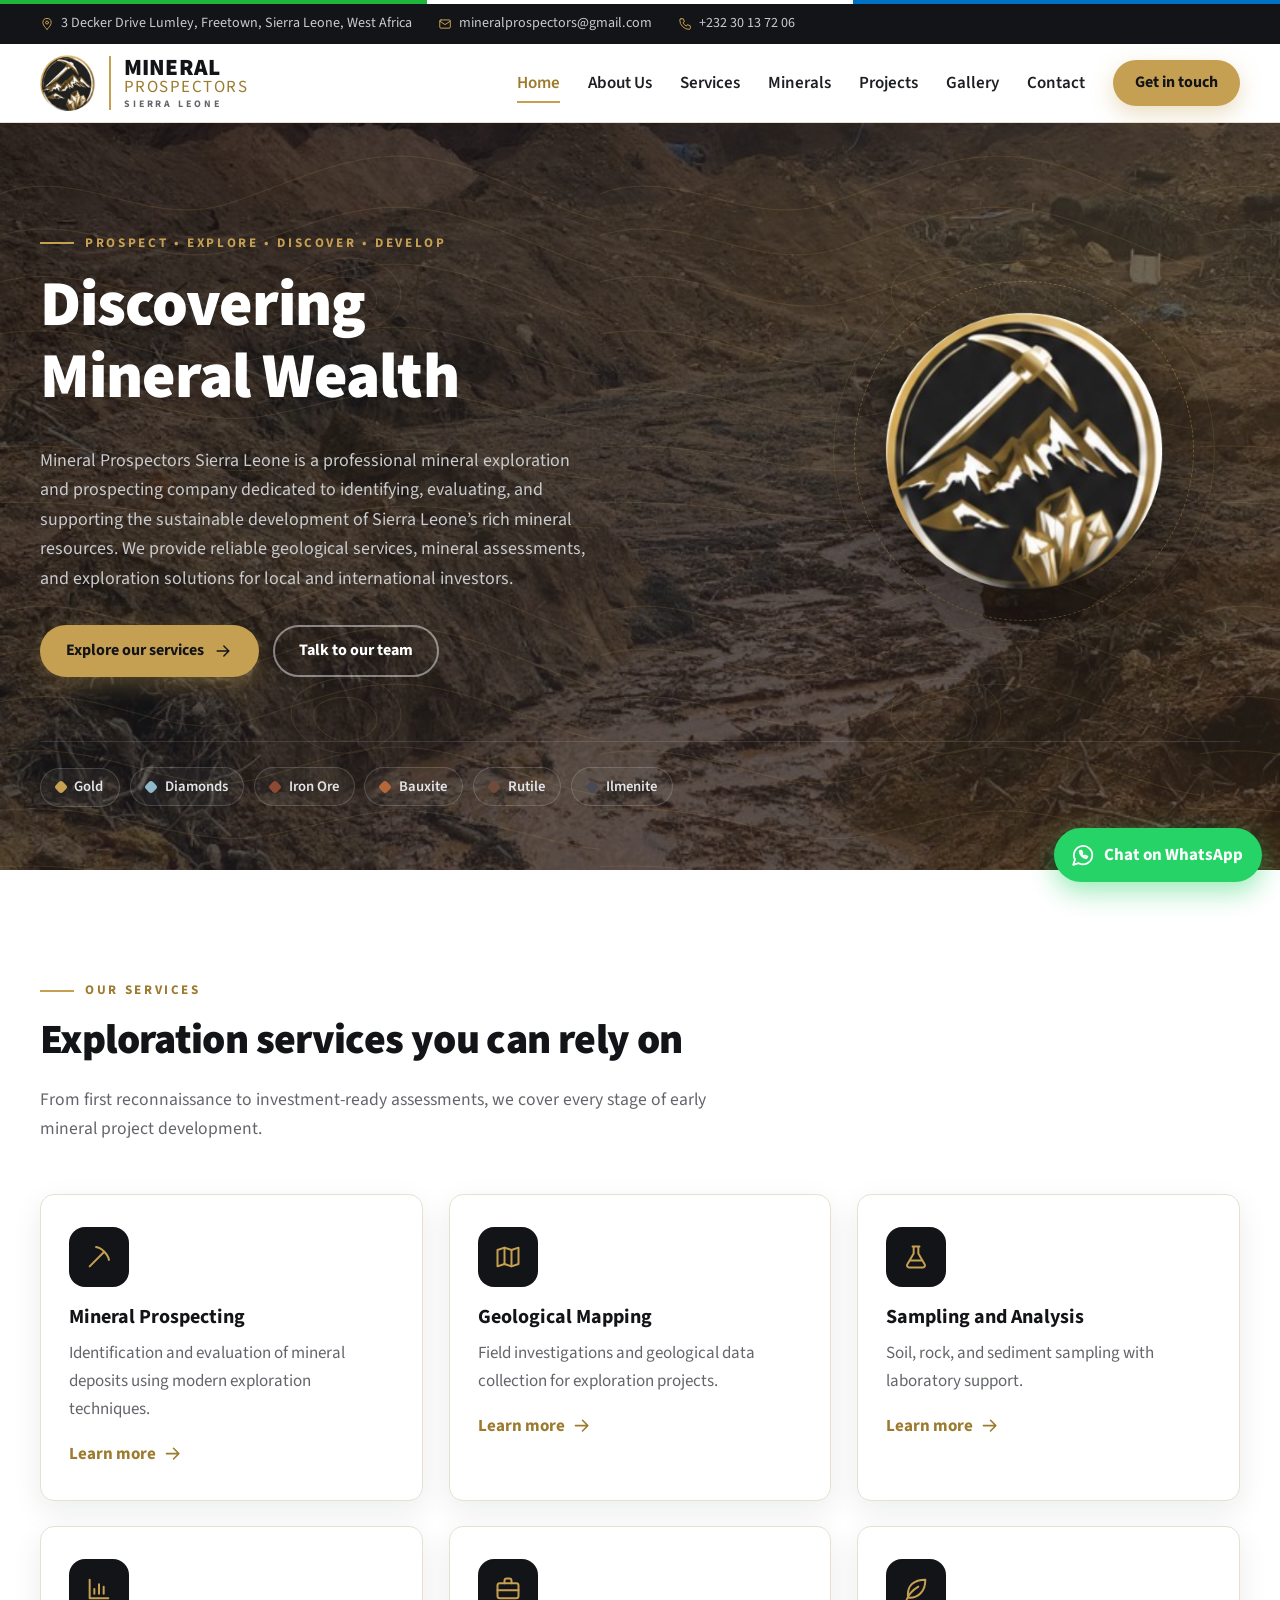
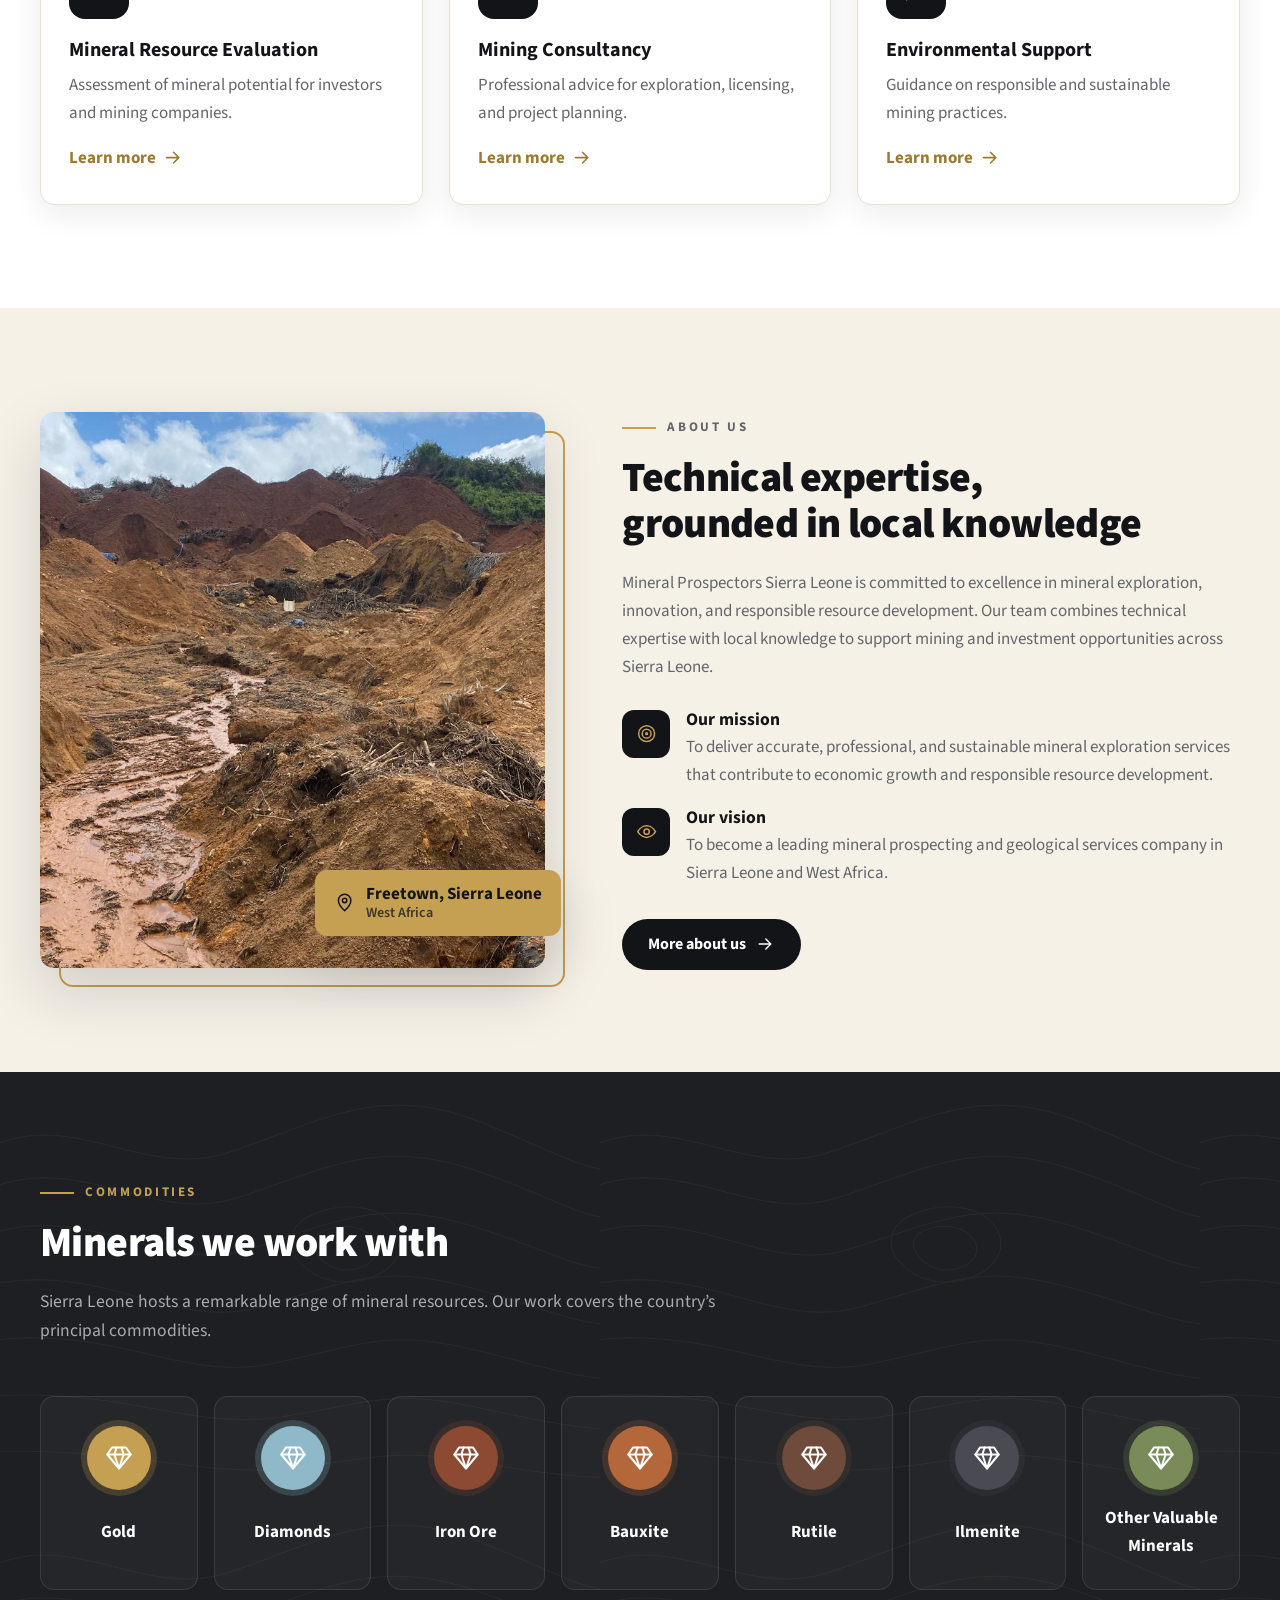
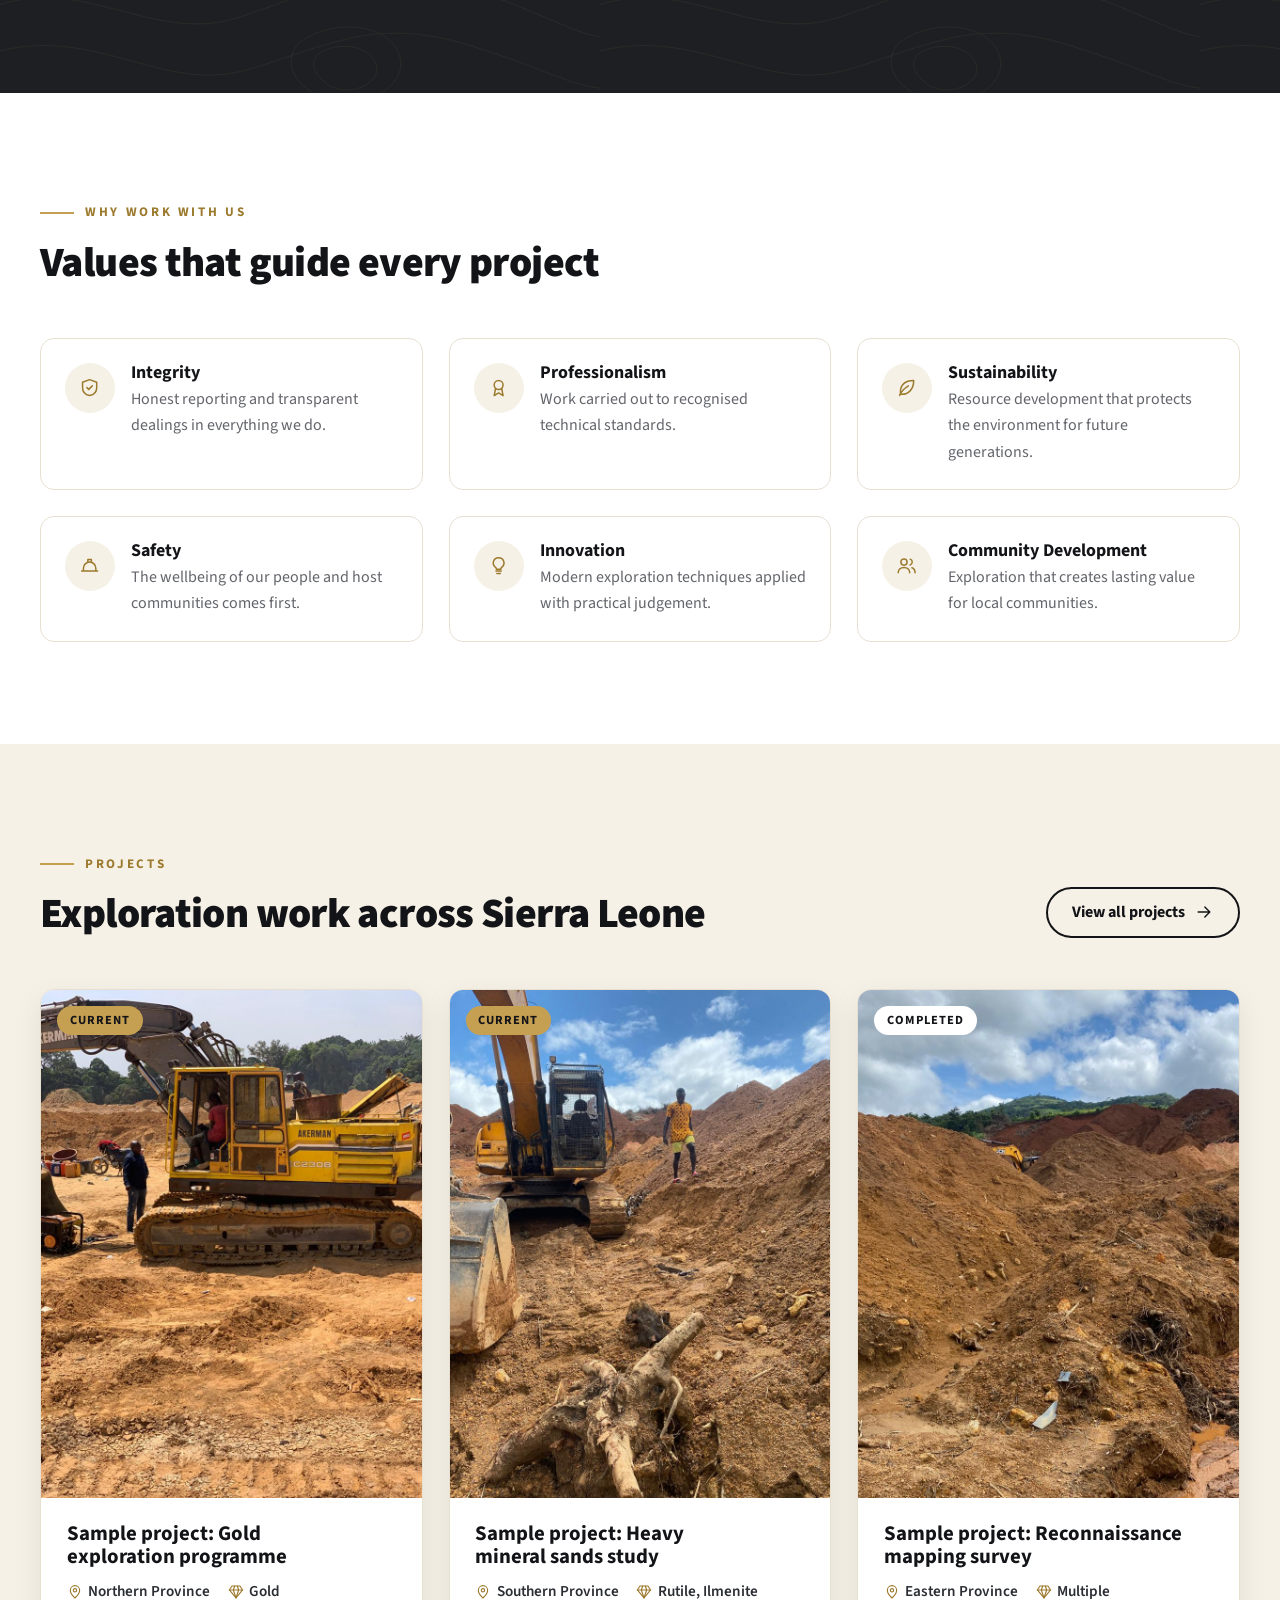
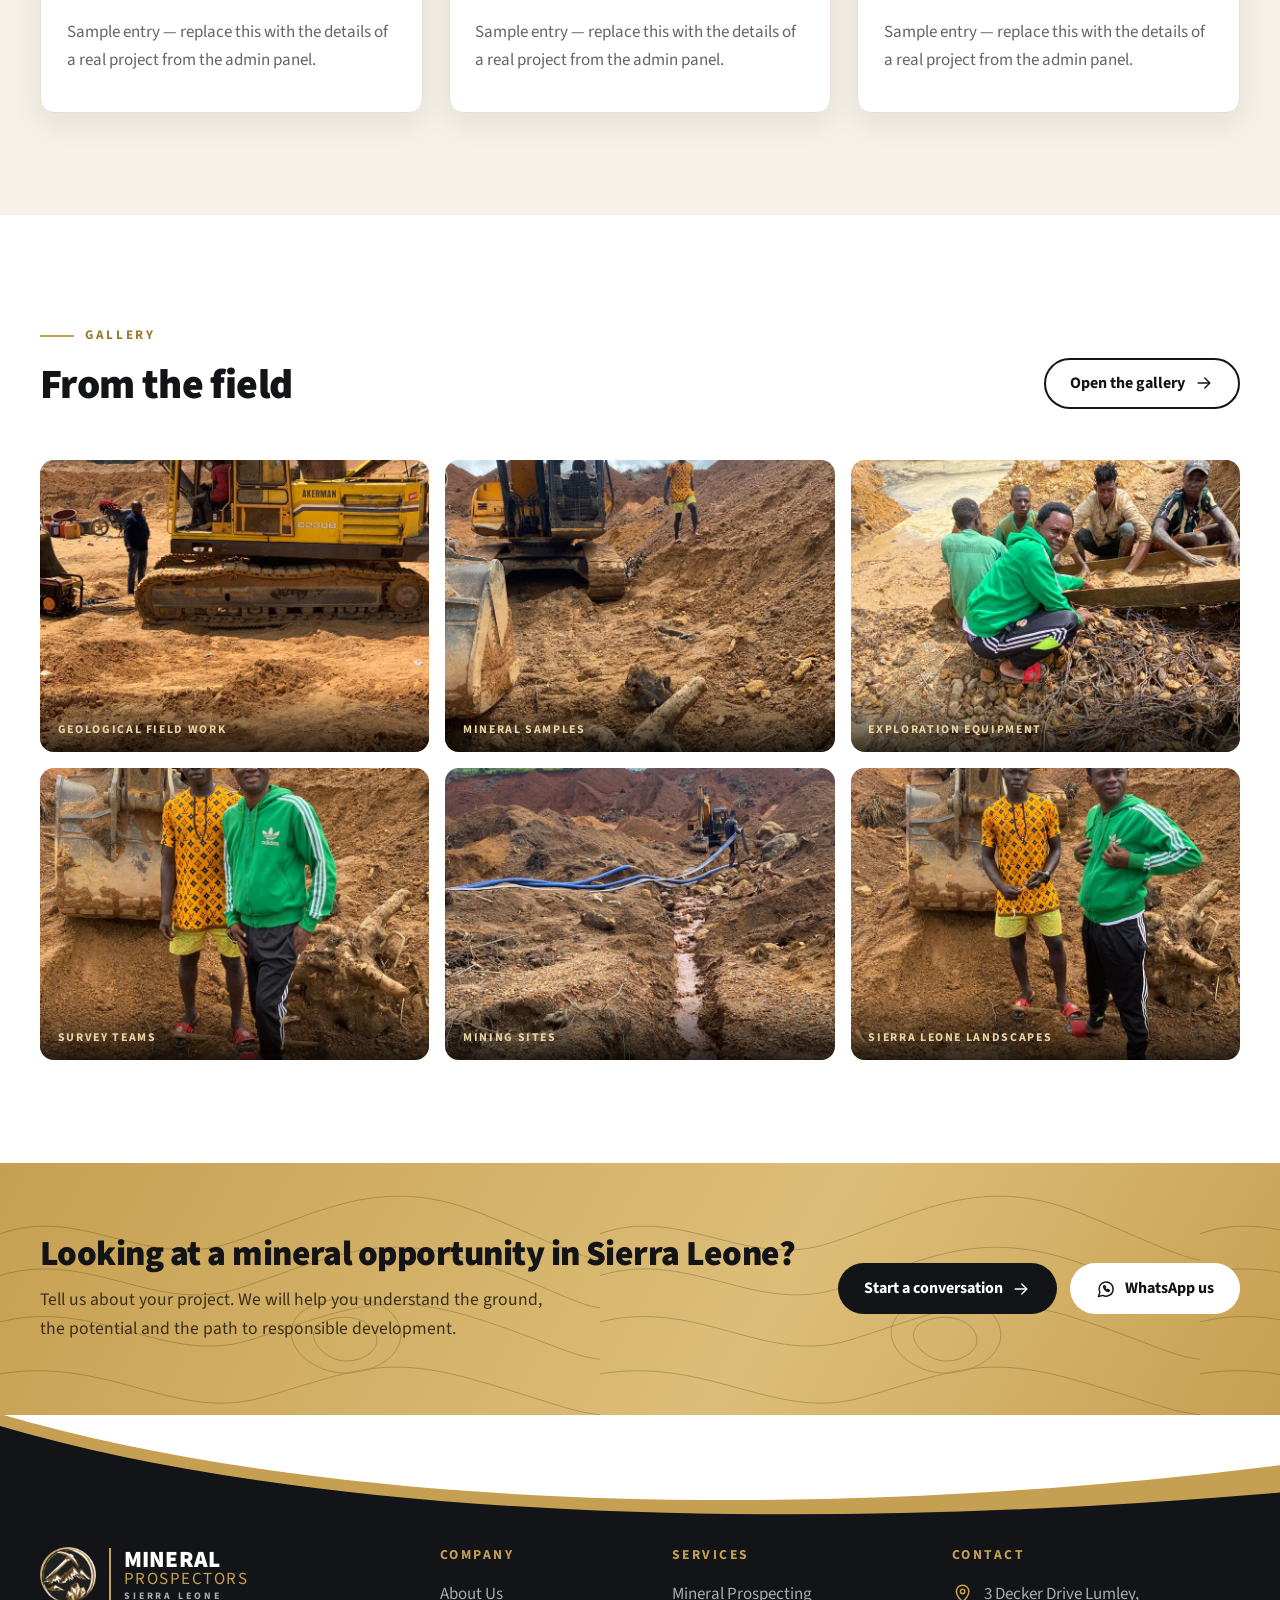
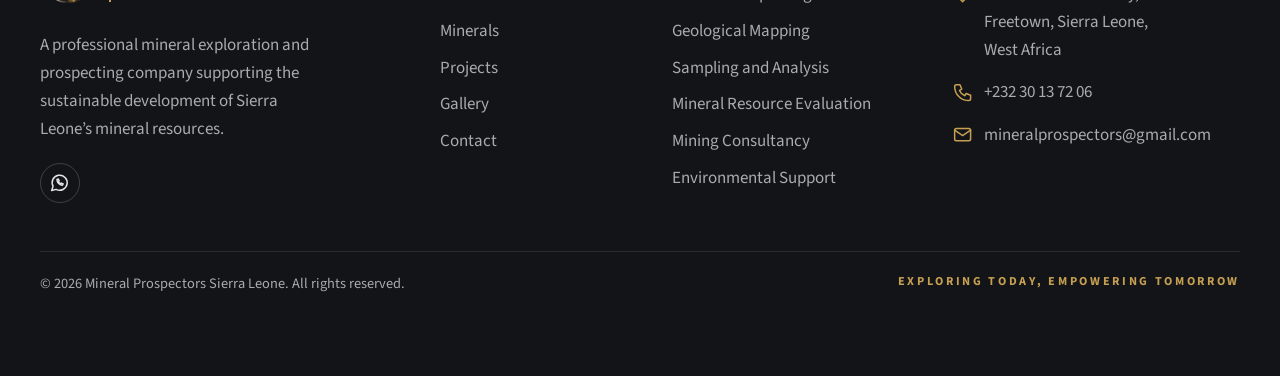
<file: index.html>
<!DOCTYPE html>
<html lang="en">
<head>
    <meta charset="utf-8">
    <meta name="viewport" content="width=device-width, initial-scale=1">
    <title>Mineral Prospectors Sierra Leone | Exploring Today, Empowering Tomorrow</title>
    <meta name="description" content="Mineral Prospectors Sierra Leone is a professional mineral exploration and prospecting company providing geological surveys, mineral assessments and mining consultancy for local and international investors.">
    <meta name="theme-color" content="#17181B">
    <meta property="og:title" content="Mineral Prospectors Sierra Leone | Exploring Today, Empowering Tomorrow">
    <meta property="og:description" content="Mineral Prospectors Sierra Leone is a professional mineral exploration and prospecting company providing geological surveys, mineral assessments and mining consultancy for local and international investors.">
    <meta property="og:type" content="website">
    <link rel="icon" type="image/png" href="assets/img/favicon.png">
    <link rel="preconnect" href="https://fonts.googleapis.com">
    <link rel="preconnect" href="https://fonts.gstatic.com" crossorigin>
    <link href="https://fonts.googleapis.com/css2?family=Source+Sans+3:wght@400;600;700;900&display=swap" rel="stylesheet">
    <link rel="stylesheet" href="https://cdn.jsdelivr.net/npm/aos@2.3.4/dist/aos.css">
    <link rel="stylesheet" href="assets/css/style.css">
</head>
<body>
<a class="skip" href="#main">Skip to content</a>
<div class="flag" aria-hidden="true"><i></i><i></i><i></i></div>

<div class="topbar">
    <div class="container topbar__in">
        <div class="topbar__info">
            <span><svg class="icon" viewBox="0 0 24 24" fill="none" stroke="currentColor" stroke-width="1.7" stroke-linecap="round" stroke-linejoin="round" aria-hidden="true"><path d="M12 21s-7-6.200-7-11.500a7 7 0 0 1 14 0C19 14.800 12 21 12 21z"/><circle cx="12" cy="9.500" r="2.500"/></svg>3 Decker Drive Lumley, Freetown, Sierra Leone, West Africa</span>            <a href="mailto:mineralprospectors@gmail.com"><svg class="icon" viewBox="0 0 24 24" fill="none" stroke="currentColor" stroke-width="1.7" stroke-linecap="round" stroke-linejoin="round" aria-hidden="true"><rect x="3" y="5" width="18" height="14" rx="2"/><path d="m3 7 9 6 9-6"/></svg>mineralprospectors@gmail.com</a>            <a href="tel:+23230137206"><svg class="icon" viewBox="0 0 24 24" fill="none" stroke="currentColor" stroke-width="1.7" stroke-linecap="round" stroke-linejoin="round" aria-hidden="true"><path d="M5 3h4l2 5-2.500 1.500a11 11 0 0 0 6 6L16 13l5 2v4a2 2 0 0 1-2 2A16 16 0 0 1 3 5a2 2 0 0 1 2-2z"/></svg>+232 30 13 72 06</a>        </div>
        <div class="topbar__right">
            <div class="topbar__social">
                            </div>
        </div>
    </div>
</div>

<header class="header" id="header">
    <div class="container header__in">
        <a class="brand" href="index.html" aria-label="Mineral Prospectors Sierra Leone — home">
            <img src="assets/img/logo.png" alt="" width="56" height="56">
            <span class="brand__text"><strong>Mineral</strong><em>Prospectors</em><small>Sierra Leone</small></span>
        </a>

        <nav class="nav" id="nav" aria-label="Main">
            <div class="nav__head"><span>Menu</span><button class="nav__close" id="navClose" type="button" aria-label="Close menu"><svg class="icon" viewBox="0 0 24 24" fill="none" stroke="currentColor" stroke-width="1.7" stroke-linecap="round" stroke-linejoin="round" aria-hidden="true"><path d="M6 6l12 12M18 6 6 18"/></svg></button></div>
                            <a href="index.html" class="is-active" aria-current="page">Home</a>
                            <a href="about.html">About Us</a>
                            <a href="services.html">Services</a>
                            <a href="minerals.html">Minerals</a>
                            <a href="projects.html">Projects</a>
                            <a href="gallery.html">Gallery</a>
                            <a href="contact.html">Contact</a>
                        <a class="btn btn--gold nav__cta" href="contact.html">Get in touch</a>
        </nav>

        <button class="burger" id="burger" aria-label="Open menu" aria-expanded="false" aria-controls="nav"><span></span><span></span><span></span></button>
    </div>
</header>

<main id="main">

<section class="hero">
    <div class="hero__bg" style="background-image:url('uploads/20261009-c30846c750f95243.jpg')"></div>    <div class="container hero__in">
        <div class="hero__copy">
            <p class="eyebrow" data-aos="fade-up">Prospect • Explore • Discover • Develop</p>
            <h1 data-aos="fade-up" data-aos-delay="80">Discovering Mineral Wealth</h1>
            <p class="hero__text" data-aos="fade-up" data-aos-delay="160">Mineral Prospectors Sierra Leone is a professional mineral exploration and prospecting company dedicated to identifying, evaluating, and supporting the sustainable development of Sierra Leone’s rich mineral resources. We provide reliable geological services, mineral assessments, and exploration solutions for local and international investors.</p>
            <div class="hero__actions" data-aos="fade-up" data-aos-delay="240">
                                    <a class="btn btn--gold" href="services.html">Explore our services<svg class="icon" viewBox="0 0 24 24" fill="none" stroke="currentColor" stroke-width="1.7" stroke-linecap="round" stroke-linejoin="round" aria-hidden="true"><path d="M5 12h14M13 6l6 6-6 6"/></svg></a>
                                                    <a class="btn btn--ghost" href="contact.html">Talk to our team</a>
                            </div>
        </div>

        <div class="hero__art" data-aos="zoom-in" data-aos-delay="200" aria-hidden="true">
            <div class="hero__ring"></div>
            <img src="assets/img/logo.png" alt="" width="320" height="320">
        </div>
    </div>

            <div class="container">
            <ul class="hero__minerals" data-aos="fade-up" data-aos-delay="300">
                                    <li><i style="background:#C6A052"></i>Gold</li>
                                    <li><i style="background:#8FB8C9"></i>Diamonds</li>
                                    <li><i style="background:#8C4A32"></i>Iron Ore</li>
                                    <li><i style="background:#B5673C"></i>Bauxite</li>
                                    <li><i style="background:#6E4B3A"></i>Rutile</li>
                                    <li><i style="background:#4A4A52"></i>Ilmenite</li>
                            </ul>
        </div>
    </section>


<section class="section">
    <div class="container">
        <header class="section__head" data-aos="fade-up">
            <p class="eyebrow">Our services</p>
            <h2>Exploration services you can rely on</h2>
            <p>From first reconnaissance to investment-ready assessments, we cover every stage of early mineral project development.</p>
        </header>
        <div class="grid grid--3">
                            <article class="card service" data-aos="fade-up" data-aos-delay="0">
                    <span class="service__icon"><svg class="icon" viewBox="0 0 24 24" fill="none" stroke="currentColor" stroke-width="1.7" stroke-linecap="round" stroke-linejoin="round" aria-hidden="true"><path d="M16.5 7.5 4 20"/><path d="M9.5 3.5C14 4 20 10 20.5 14.5"/></svg></span>
                    <h3>Mineral Prospecting</h3>
                    <p>Identification and evaluation of mineral deposits using modern exploration techniques.</p>
                    <a class="link" href="services.html#service-1">Learn more<svg class="icon" viewBox="0 0 24 24" fill="none" stroke="currentColor" stroke-width="1.7" stroke-linecap="round" stroke-linejoin="round" aria-hidden="true"><path d="M5 12h14M13 6l6 6-6 6"/></svg></a>
                </article>
                            <article class="card service" data-aos="fade-up" data-aos-delay="100">
                    <span class="service__icon"><svg class="icon" viewBox="0 0 24 24" fill="none" stroke="currentColor" stroke-width="1.7" stroke-linecap="round" stroke-linejoin="round" aria-hidden="true"><path d="M9 4 3 6v14l6-2 6 2 6-2V4l-6 2-6-2z"/><path d="M9 4v14M15 6v14"/></svg></span>
                    <h3>Geological Mapping</h3>
                    <p>Field investigations and geological data collection for exploration projects.</p>
                    <a class="link" href="services.html#service-2">Learn more<svg class="icon" viewBox="0 0 24 24" fill="none" stroke="currentColor" stroke-width="1.7" stroke-linecap="round" stroke-linejoin="round" aria-hidden="true"><path d="M5 12h14M13 6l6 6-6 6"/></svg></a>
                </article>
                            <article class="card service" data-aos="fade-up" data-aos-delay="200">
                    <span class="service__icon"><svg class="icon" viewBox="0 0 24 24" fill="none" stroke="currentColor" stroke-width="1.7" stroke-linecap="round" stroke-linejoin="round" aria-hidden="true"><path d="M9 3h6M10 3v6l-5.5 9.5A1.7 1.7 0 0 0 6 21h12a1.7 1.7 0 0 0 1.5-2.5L14 9V3"/><path d="M7.5 15h9"/></svg></span>
                    <h3>Sampling and Analysis</h3>
                    <p>Soil, rock, and sediment sampling with laboratory support.</p>
                    <a class="link" href="services.html#service-3">Learn more<svg class="icon" viewBox="0 0 24 24" fill="none" stroke="currentColor" stroke-width="1.7" stroke-linecap="round" stroke-linejoin="round" aria-hidden="true"><path d="M5 12h14M13 6l6 6-6 6"/></svg></a>
                </article>
                            <article class="card service" data-aos="fade-up" data-aos-delay="0">
                    <span class="service__icon"><svg class="icon" viewBox="0 0 24 24" fill="none" stroke="currentColor" stroke-width="1.7" stroke-linecap="round" stroke-linejoin="round" aria-hidden="true"><path d="M4 4v16h16"/><path d="M8 16v-4M12 16V8M16 16v-6"/></svg></span>
                    <h3>Mineral Resource Evaluation</h3>
                    <p>Assessment of mineral potential for investors and mining companies.</p>
                    <a class="link" href="services.html#service-4">Learn more<svg class="icon" viewBox="0 0 24 24" fill="none" stroke="currentColor" stroke-width="1.7" stroke-linecap="round" stroke-linejoin="round" aria-hidden="true"><path d="M5 12h14M13 6l6 6-6 6"/></svg></a>
                </article>
                            <article class="card service" data-aos="fade-up" data-aos-delay="100">
                    <span class="service__icon"><svg class="icon" viewBox="0 0 24 24" fill="none" stroke="currentColor" stroke-width="1.7" stroke-linecap="round" stroke-linejoin="round" aria-hidden="true"><rect x="3" y="7" width="18" height="13" rx="2"/><path d="M9 7V5a2 2 0 0 1 2-2h2a2 2 0 0 1 2 2v2M3 13h18"/></svg></span>
                    <h3>Mining Consultancy</h3>
                    <p>Professional advice for exploration, licensing, and project planning.</p>
                    <a class="link" href="services.html#service-5">Learn more<svg class="icon" viewBox="0 0 24 24" fill="none" stroke="currentColor" stroke-width="1.7" stroke-linecap="round" stroke-linejoin="round" aria-hidden="true"><path d="M5 12h14M13 6l6 6-6 6"/></svg></a>
                </article>
                            <article class="card service" data-aos="fade-up" data-aos-delay="200">
                    <span class="service__icon"><svg class="icon" viewBox="0 0 24 24" fill="none" stroke="currentColor" stroke-width="1.7" stroke-linecap="round" stroke-linejoin="round" aria-hidden="true"><path d="M20 4C10 4 5 9 5 17c0 1 .2 2 .5 2.500C14 20 20 14 20 4z"/><path d="M4 21c2-5 5-8 10-11"/></svg></span>
                    <h3>Environmental Support</h3>
                    <p>Guidance on responsible and sustainable mining practices.</p>
                    <a class="link" href="services.html#service-6">Learn more<svg class="icon" viewBox="0 0 24 24" fill="none" stroke="currentColor" stroke-width="1.7" stroke-linecap="round" stroke-linejoin="round" aria-hidden="true"><path d="M5 12h14M13 6l6 6-6 6"/></svg></a>
                </article>
                    </div>
    </div>
</section>

<section class="section section--sand">
    <div class="container split">
        <div class="split__media" data-aos="fade-right">
            <img class="split__img" src="uploads/20261009-9b5b3c25ed85804b.jpg" alt="About Mineral Prospectors" loading="lazy">            <div class="split__badge"><svg class="icon" viewBox="0 0 24 24" fill="none" stroke="currentColor" stroke-width="1.7" stroke-linecap="round" stroke-linejoin="round" aria-hidden="true"><path d="M12 21s-7-6.200-7-11.500a7 7 0 0 1 14 0C19 14.800 12 21 12 21z"/><circle cx="12" cy="9.500" r="2.500"/></svg><span>Freetown, Sierra Leone<small>West Africa</small></span></div>
        </div>
        <div data-aos="fade-left">
            <p class="eyebrow">About us</p>
            <h2>Technical expertise, grounded in local knowledge</h2>
            <p>Mineral Prospectors Sierra Leone is committed to excellence in mineral exploration, innovation, and responsible resource development. Our team combines technical expertise with local knowledge to support mining and investment opportunities across Sierra Leone.</p>            <div class="mv">
                <div class="mv__item"><span><svg class="icon" viewBox="0 0 24 24" fill="none" stroke="currentColor" stroke-width="1.7" stroke-linecap="round" stroke-linejoin="round" aria-hidden="true"><circle cx="12" cy="12" r="9"/><circle cx="12" cy="12" r="5"/><circle cx="12" cy="12" r="1"/></svg></span><div><h3>Our mission</h3><p>To deliver accurate, professional, and sustainable mineral exploration services that contribute to economic growth and responsible resource development.</p></div></div>
                <div class="mv__item"><span><svg class="icon" viewBox="0 0 24 24" fill="none" stroke="currentColor" stroke-width="1.7" stroke-linecap="round" stroke-linejoin="round" aria-hidden="true"><path d="M2 12s3.600-6.500 10-6.500S22 12 22 12s-3.600 6.500-10 6.500S2 12 2 12z"/><circle cx="12" cy="12" r="3"/></svg></span><div><h3>Our vision</h3><p>To become a leading mineral prospecting and geological services company in Sierra Leone and West Africa.</p></div></div>
            </div>
            <a class="btn btn--dark" href="about.html">More about us<svg class="icon" viewBox="0 0 24 24" fill="none" stroke="currentColor" stroke-width="1.7" stroke-linecap="round" stroke-linejoin="round" aria-hidden="true"><path d="M5 12h14M13 6l6 6-6 6"/></svg></a>
        </div>
    </div>
</section>

<section class="section section--dark">
    <div class="container">
        <header class="section__head" data-aos="fade-up">
            <p class="eyebrow">Commodities</p>
            <h2>Minerals we work with</h2>
            <p>Sierra Leone hosts a remarkable range of mineral resources. Our work covers the country’s principal commodities.</p>
        </header>
        <div class="minerals">
                            <a class="mineral" href="minerals.html" style="--m:#C6A052" data-aos="zoom-in" data-aos-delay="0">
                    <span class="mineral__gem"><svg class="icon" viewBox="0 0 24 24" fill="none" stroke="currentColor" stroke-width="1.7" stroke-linecap="round" stroke-linejoin="round" aria-hidden="true"><path d="M6 3h12l4 6-10 12L2 9z"/><path d="M2 9h20M10 3 8 9l4 12 4-12-2-6"/></svg></span>
                    <strong>Gold</strong>
                </a>
                            <a class="mineral" href="minerals.html" style="--m:#8FB8C9" data-aos="zoom-in" data-aos-delay="80">
                    <span class="mineral__gem"><svg class="icon" viewBox="0 0 24 24" fill="none" stroke="currentColor" stroke-width="1.7" stroke-linecap="round" stroke-linejoin="round" aria-hidden="true"><path d="M6 3h12l4 6-10 12L2 9z"/><path d="M2 9h20M10 3 8 9l4 12 4-12-2-6"/></svg></span>
                    <strong>Diamonds</strong>
                </a>
                            <a class="mineral" href="minerals.html" style="--m:#8C4A32" data-aos="zoom-in" data-aos-delay="160">
                    <span class="mineral__gem"><svg class="icon" viewBox="0 0 24 24" fill="none" stroke="currentColor" stroke-width="1.7" stroke-linecap="round" stroke-linejoin="round" aria-hidden="true"><path d="M6 3h12l4 6-10 12L2 9z"/><path d="M2 9h20M10 3 8 9l4 12 4-12-2-6"/></svg></span>
                    <strong>Iron Ore</strong>
                </a>
                            <a class="mineral" href="minerals.html" style="--m:#B5673C" data-aos="zoom-in" data-aos-delay="240">
                    <span class="mineral__gem"><svg class="icon" viewBox="0 0 24 24" fill="none" stroke="currentColor" stroke-width="1.7" stroke-linecap="round" stroke-linejoin="round" aria-hidden="true"><path d="M6 3h12l4 6-10 12L2 9z"/><path d="M2 9h20M10 3 8 9l4 12 4-12-2-6"/></svg></span>
                    <strong>Bauxite</strong>
                </a>
                            <a class="mineral" href="minerals.html" style="--m:#6E4B3A" data-aos="zoom-in" data-aos-delay="0">
                    <span class="mineral__gem"><svg class="icon" viewBox="0 0 24 24" fill="none" stroke="currentColor" stroke-width="1.7" stroke-linecap="round" stroke-linejoin="round" aria-hidden="true"><path d="M6 3h12l4 6-10 12L2 9z"/><path d="M2 9h20M10 3 8 9l4 12 4-12-2-6"/></svg></span>
                    <strong>Rutile</strong>
                </a>
                            <a class="mineral" href="minerals.html" style="--m:#4A4A52" data-aos="zoom-in" data-aos-delay="80">
                    <span class="mineral__gem"><svg class="icon" viewBox="0 0 24 24" fill="none" stroke="currentColor" stroke-width="1.7" stroke-linecap="round" stroke-linejoin="round" aria-hidden="true"><path d="M6 3h12l4 6-10 12L2 9z"/><path d="M2 9h20M10 3 8 9l4 12 4-12-2-6"/></svg></span>
                    <strong>Ilmenite</strong>
                </a>
                            <a class="mineral" href="minerals.html" style="--m:#7A8B5A" data-aos="zoom-in" data-aos-delay="160">
                    <span class="mineral__gem"><svg class="icon" viewBox="0 0 24 24" fill="none" stroke="currentColor" stroke-width="1.7" stroke-linecap="round" stroke-linejoin="round" aria-hidden="true"><path d="M6 3h12l4 6-10 12L2 9z"/><path d="M2 9h20M10 3 8 9l4 12 4-12-2-6"/></svg></span>
                    <strong>Other Valuable Minerals</strong>
                </a>
                    </div>
    </div>
</section>

<section class="section">
    <div class="container">
        <header class="section__head" data-aos="fade-up">
            <p class="eyebrow">Why work with us</p>
            <h2>Values that guide every project</h2>
        </header>
        <div class="grid grid--3 values">
                            <div class="value" data-aos="fade-up" data-aos-delay="0">
                    <span><svg class="icon" viewBox="0 0 24 24" fill="none" stroke="currentColor" stroke-width="1.7" stroke-linecap="round" stroke-linejoin="round" aria-hidden="true"><path d="M12 3 4 6v6c0 5 3.5 8 8 9 4.5-1 8-4 8-9V6z"/><path d="m9 12 2 2 4-4"/></svg></span>
                    <div><h3>Integrity</h3><p>Honest reporting and transparent dealings in everything we do.</p></div>
                </div>
                            <div class="value" data-aos="fade-up" data-aos-delay="100">
                    <span><svg class="icon" viewBox="0 0 24 24" fill="none" stroke="currentColor" stroke-width="1.7" stroke-linecap="round" stroke-linejoin="round" aria-hidden="true"><circle cx="12" cy="9" r="5"/><path d="m8.500 13-1.500 8 5-3 5 3-1.500-8"/></svg></span>
                    <div><h3>Professionalism</h3><p>Work carried out to recognised technical standards.</p></div>
                </div>
                            <div class="value" data-aos="fade-up" data-aos-delay="200">
                    <span><svg class="icon" viewBox="0 0 24 24" fill="none" stroke="currentColor" stroke-width="1.7" stroke-linecap="round" stroke-linejoin="round" aria-hidden="true"><path d="M20 4C10 4 5 9 5 17c0 1 .2 2 .5 2.500C14 20 20 14 20 4z"/><path d="M4 21c2-5 5-8 10-11"/></svg></span>
                    <div><h3>Sustainability</h3><p>Resource development that protects the environment for future generations.</p></div>
                </div>
                            <div class="value" data-aos="fade-up" data-aos-delay="0">
                    <span><svg class="icon" viewBox="0 0 24 24" fill="none" stroke="currentColor" stroke-width="1.7" stroke-linecap="round" stroke-linejoin="round" aria-hidden="true"><path d="M3 18h18M5 18v-3a7 7 0 0 1 14 0v3M10 8.300V5h4v3.300"/></svg></span>
                    <div><h3>Safety</h3><p>The wellbeing of our people and host communities comes first.</p></div>
                </div>
                            <div class="value" data-aos="fade-up" data-aos-delay="100">
                    <span><svg class="icon" viewBox="0 0 24 24" fill="none" stroke="currentColor" stroke-width="1.7" stroke-linecap="round" stroke-linejoin="round" aria-hidden="true"><path d="M9 18h6M10 21h4"/><path d="M12 3a6 6 0 0 0-3.500 10.900c.6.5 1 1.200 1 2V16h5v-.1c0-.8.4-1.500 1-2A6 6 0 0 0 12 3z"/></svg></span>
                    <div><h3>Innovation</h3><p>Modern exploration techniques applied with practical judgement.</p></div>
                </div>
                            <div class="value" data-aos="fade-up" data-aos-delay="200">
                    <span><svg class="icon" viewBox="0 0 24 24" fill="none" stroke="currentColor" stroke-width="1.7" stroke-linecap="round" stroke-linejoin="round" aria-hidden="true"><circle cx="9" cy="8" r="3.5"/><path d="M2.5 20c0-3.600 2.900-6 6.500-6s6.500 2.400 6.500 6M16 4.700a3.500 3.500 0 0 1 0 6.600M18 14.300c2.200.700 3.500 2.600 3.500 5.700"/></svg></span>
                    <div><h3>Community Development</h3><p>Exploration that creates lasting value for local communities.</p></div>
                </div>
                    </div>
    </div>
</section>

<section class="section section--sand">
    <div class="container">
        <header class="section__head section__head--row" data-aos="fade-up">
            <div>
                <p class="eyebrow">Projects</p>
                <h2>Exploration work across Sierra Leone</h2>
            </div>
            <a class="btn btn--outline" href="projects.html">View all projects<svg class="icon" viewBox="0 0 24 24" fill="none" stroke="currentColor" stroke-width="1.7" stroke-linecap="round" stroke-linejoin="round" aria-hidden="true"><path d="M5 12h14M13 6l6 6-6 6"/></svg></a>
        </header>
        <div class="grid grid--3">
                            <article class="card project" data-aos="fade-up" data-aos-delay="0">
                    <div class="project__media">
                        <img class="" src="uploads/20261009-3a8f583839b55566.jpg" alt="Sample project: Gold exploration programme" loading="lazy">                        <span class="tag tag--current">Current</span>
                    </div>
                    <div class="project__body">
                        <h3>Sample project: Gold exploration programme</h3>
                        <ul class="meta">
                            <li><svg class="icon" viewBox="0 0 24 24" fill="none" stroke="currentColor" stroke-width="1.7" stroke-linecap="round" stroke-linejoin="round" aria-hidden="true"><path d="M12 21s-7-6.200-7-11.500a7 7 0 0 1 14 0C19 14.800 12 21 12 21z"/><circle cx="12" cy="9.500" r="2.500"/></svg>Northern Province</li>                            <li><svg class="icon" viewBox="0 0 24 24" fill="none" stroke="currentColor" stroke-width="1.7" stroke-linecap="round" stroke-linejoin="round" aria-hidden="true"><path d="M6 3h12l4 6-10 12L2 9z"/><path d="M2 9h20M10 3 8 9l4 12 4-12-2-6"/></svg>Gold</li>                        </ul>
                        <p>Sample entry — replace this with the details of a real project from the admin panel.</p>
                    </div>
                </article>
                            <article class="card project" data-aos="fade-up" data-aos-delay="100">
                    <div class="project__media">
                        <img class="" src="uploads/20261009-cfaba55e94807777.jpg" alt="Sample project: Heavy mineral sands study" loading="lazy">                        <span class="tag tag--current">Current</span>
                    </div>
                    <div class="project__body">
                        <h3>Sample project: Heavy mineral sands study</h3>
                        <ul class="meta">
                            <li><svg class="icon" viewBox="0 0 24 24" fill="none" stroke="currentColor" stroke-width="1.7" stroke-linecap="round" stroke-linejoin="round" aria-hidden="true"><path d="M12 21s-7-6.200-7-11.500a7 7 0 0 1 14 0C19 14.800 12 21 12 21z"/><circle cx="12" cy="9.500" r="2.500"/></svg>Southern Province</li>                            <li><svg class="icon" viewBox="0 0 24 24" fill="none" stroke="currentColor" stroke-width="1.7" stroke-linecap="round" stroke-linejoin="round" aria-hidden="true"><path d="M6 3h12l4 6-10 12L2 9z"/><path d="M2 9h20M10 3 8 9l4 12 4-12-2-6"/></svg>Rutile, Ilmenite</li>                        </ul>
                        <p>Sample entry — replace this with the details of a real project from the admin panel.</p>
                    </div>
                </article>
                            <article class="card project" data-aos="fade-up" data-aos-delay="200">
                    <div class="project__media">
                        <img class="" src="uploads/20261009-09189d1b3547363b.jpg" alt="Sample project: Reconnaissance mapping survey" loading="lazy">                        <span class="tag tag--completed">Completed</span>
                    </div>
                    <div class="project__body">
                        <h3>Sample project: Reconnaissance mapping survey</h3>
                        <ul class="meta">
                            <li><svg class="icon" viewBox="0 0 24 24" fill="none" stroke="currentColor" stroke-width="1.7" stroke-linecap="round" stroke-linejoin="round" aria-hidden="true"><path d="M12 21s-7-6.200-7-11.500a7 7 0 0 1 14 0C19 14.800 12 21 12 21z"/><circle cx="12" cy="9.500" r="2.500"/></svg>Eastern Province</li>                            <li><svg class="icon" viewBox="0 0 24 24" fill="none" stroke="currentColor" stroke-width="1.7" stroke-linecap="round" stroke-linejoin="round" aria-hidden="true"><path d="M6 3h12l4 6-10 12L2 9z"/><path d="M2 9h20M10 3 8 9l4 12 4-12-2-6"/></svg>Multiple</li>                        </ul>
                        <p>Sample entry — replace this with the details of a real project from the admin panel.</p>
                    </div>
                </article>
                    </div>
    </div>
</section>

<section class="section">
    <div class="container">
        <header class="section__head section__head--row" data-aos="fade-up">
            <div>
                <p class="eyebrow">Gallery</p>
                <h2>From the field</h2>
            </div>
            <a class="btn btn--outline" href="gallery.html">Open the gallery<svg class="icon" viewBox="0 0 24 24" fill="none" stroke="currentColor" stroke-width="1.7" stroke-linecap="round" stroke-linejoin="round" aria-hidden="true"><path d="M5 12h14M13 6l6 6-6 6"/></svg></a>
        </header>
        <div class="gallery gallery--preview">
                            <a class="gallery__item" href="gallery.html" data-aos="fade-up" data-aos-delay="0">
                    <img class="" src="uploads/20261009-67c875836b153b8b.jpg" alt="Geological field work (add photo)" loading="lazy">                    <span class="gallery__cap"><small>Geological field work</small></span>
                </a>
                            <a class="gallery__item" href="gallery.html" data-aos="fade-up" data-aos-delay="80">
                    <img class="" src="uploads/20261009-d6fb8ed642d35498.jpg" alt="Mineral samples (add photo)" loading="lazy">                    <span class="gallery__cap"><small>Mineral samples</small></span>
                </a>
                            <a class="gallery__item" href="gallery.html" data-aos="fade-up" data-aos-delay="160">
                    <img class="" src="uploads/20261009-a67a014dbce7a696.jpg" alt="Exploration equipment (add photo)" loading="lazy">                    <span class="gallery__cap"><small>Exploration equipment</small></span>
                </a>
                            <a class="gallery__item" href="gallery.html" data-aos="fade-up" data-aos-delay="0">
                    <img class="" src="uploads/20261009-671cbabc179f9d1b.jpg" alt="Survey teams (add photo)" loading="lazy">                    <span class="gallery__cap"><small>Survey teams</small></span>
                </a>
                            <a class="gallery__item" href="gallery.html" data-aos="fade-up" data-aos-delay="80">
                    <img class="" src="uploads/20261009-e2b5104344a95923.jpg" alt="Mining sites (add photo)" loading="lazy">                    <span class="gallery__cap"><small>Mining sites</small></span>
                </a>
                            <a class="gallery__item" href="gallery.html" data-aos="fade-up" data-aos-delay="160">
                    <img class="" src="uploads/20261009-eac6e717dd3372e0.jpg" alt="Sierra Leone landscapes (add photo)" loading="lazy">                    <span class="gallery__cap"><small>Sierra Leone landscapes</small></span>
                </a>
                    </div>
    </div>
</section>

<section class="cta">
    <div class="container cta__in" data-aos="fade-up">
        <div>
            <h2>Looking at a mineral opportunity in Sierra Leone?</h2>
            <p>Tell us about your project. We will help you understand the ground, the potential and the path to responsible development.</p>
        </div>
        <div class="cta__actions">
            <a class="btn btn--dark" href="contact.html">Start a conversation<svg class="icon" viewBox="0 0 24 24" fill="none" stroke="currentColor" stroke-width="1.7" stroke-linecap="round" stroke-linejoin="round" aria-hidden="true"><path d="M5 12h14M13 6l6 6-6 6"/></svg></a>
                            <a class="btn btn--light" href="https://wa.me/231770143670?text=Hello%20Mineral%20Prospectors%2C%20I%20would%20like%20to%20make%20an%20enquiry." target="_blank" rel="noopener"><svg class="icon" viewBox="0 0 24 24" fill="none" stroke="currentColor" stroke-width="1.7" stroke-linecap="round" stroke-linejoin="round" aria-hidden="true"><path d="m3 21 1.600-4.800A8.500 8.500 0 1 1 8 19.600z"/><path d="M9 8.500c0 3 2.500 6 6 6.500l1-1.500-2-1-1 .8c-1-.5-1.800-1.300-2.300-2.300l.8-1-1-2z"/></svg>WhatsApp us</a>
                    </div>
    </div>
</section>

</main>

<footer class="footer">
    <svg class="footer__curve" viewBox="0 0 1440 120" preserveAspectRatio="none" aria-hidden="true">
        <path class="c-gold" d="M0 0c360 110 900 130 1440 60v60H0z"/>
        <path class="c-dark" d="M0 14c360 110 900 126 1440 78v28H0z"/>
    </svg>
    <div class="footer__body">
        <div class="container footer__grid">
            <div class="footer__brand">
                <a class="brand brand--light" href="index.html">
                    <img src="assets/img/logo.png" alt="" width="56" height="56" loading="lazy">
                    <span class="brand__text"><strong>Mineral</strong><em>Prospectors</em><small>Sierra Leone</small></span>
                </a>
                <p>A professional mineral exploration and prospecting company supporting the sustainable development of Sierra Leone’s mineral resources.</p>
                <div class="social">
                                        <a href="https://wa.me/231770143670?text=Hello%20Mineral%20Prospectors%2C%20I%20would%20like%20to%20make%20an%20enquiry." target="_blank" rel="noopener" aria-label="WhatsApp"><svg class="icon" viewBox="0 0 24 24" fill="none" stroke="currentColor" stroke-width="1.7" stroke-linecap="round" stroke-linejoin="round" aria-hidden="true"><path d="m3 21 1.600-4.800A8.500 8.500 0 1 1 8 19.600z"/><path d="M9 8.500c0 3 2.500 6 6 6.500l1-1.500-2-1-1 .8c-1-.5-1.800-1.300-2.300-2.300l.8-1-1-2z"/></svg></a>                </div>
            </div>

            <div>
                <h3>Company</h3>
                <ul class="footer__links">
                    <li><a href="about.html">About Us</a></li>
                    <li><a href="minerals.html">Minerals</a></li>
                    <li><a href="projects.html">Projects</a></li>
                    <li><a href="gallery.html">Gallery</a></li>
                    <li><a href="contact.html">Contact</a></li>
                </ul>
            </div>

            <div>
                <h3>Services</h3>
                <ul class="footer__links">
                                            <li><a href="services.html">Mineral Prospecting</a></li>
                                            <li><a href="services.html">Geological Mapping</a></li>
                                            <li><a href="services.html">Sampling and Analysis</a></li>
                                            <li><a href="services.html">Mineral Resource Evaluation</a></li>
                                            <li><a href="services.html">Mining Consultancy</a></li>
                                            <li><a href="services.html">Environmental Support</a></li>
                                    </ul>
            </div>

            <div>
                <h3>Contact</h3>
                <ul class="footer__contact">
                    <li><svg class="icon" viewBox="0 0 24 24" fill="none" stroke="currentColor" stroke-width="1.7" stroke-linecap="round" stroke-linejoin="round" aria-hidden="true"><path d="M12 21s-7-6.200-7-11.500a7 7 0 0 1 14 0C19 14.800 12 21 12 21z"/><circle cx="12" cy="9.500" r="2.500"/></svg><span>3 Decker Drive Lumley,<br />
Freetown, Sierra Leone,<br />
West Africa</span></li>                    <li><svg class="icon" viewBox="0 0 24 24" fill="none" stroke="currentColor" stroke-width="1.7" stroke-linecap="round" stroke-linejoin="round" aria-hidden="true"><path d="M5 3h4l2 5-2.500 1.500a11 11 0 0 0 6 6L16 13l5 2v4a2 2 0 0 1-2 2A16 16 0 0 1 3 5a2 2 0 0 1 2-2z"/></svg><a href="tel:+23230137206">+232 30 13 72 06</a></li>                    <li><svg class="icon" viewBox="0 0 24 24" fill="none" stroke="currentColor" stroke-width="1.7" stroke-linecap="round" stroke-linejoin="round" aria-hidden="true"><rect x="3" y="5" width="18" height="14" rx="2"/><path d="m3 7 9 6 9-6"/></svg><a href="mailto:mineralprospectors@gmail.com">mineralprospectors@gmail.com</a></li>                </ul>
            </div>
        </div>

        <div class="container footer__bottom">
            <span>&copy; 2026 Mineral Prospectors Sierra Leone. All rights reserved.</span>
            <span class="footer__slogan">Exploring Today, Empowering Tomorrow</span>
        </div>
    </div>
</footer>

    <a class="wa-float" href="https://wa.me/231770143670?text=Hello%20Mineral%20Prospectors%2C%20I%20would%20like%20to%20make%20an%20enquiry." target="_blank" rel="noopener" aria-label="Chat with us on WhatsApp">
        <svg class="icon" viewBox="0 0 24 24" fill="none" stroke="currentColor" stroke-width="1.7" stroke-linecap="round" stroke-linejoin="round" aria-hidden="true"><path d="m3 21 1.600-4.800A8.500 8.500 0 1 1 8 19.600z"/><path d="M9 8.500c0 3 2.500 6 6 6.500l1-1.500-2-1-1 .8c-1-.5-1.800-1.300-2.300-2.300l.8-1-1-2z"/></svg><span>Chat on WhatsApp</span>
    </a>
<button class="to-top" id="toTop" aria-label="Back to top"><svg class="icon" viewBox="0 0 24 24" fill="none" stroke="currentColor" stroke-width="1.7" stroke-linecap="round" stroke-linejoin="round" aria-hidden="true"><path d="M5 12h14M13 6l6 6-6 6"/></svg></button>

<script src="https://cdn.jsdelivr.net/npm/aos@2.3.4/dist/aos.js" defer></script>
<script src="assets/js/main.js" defer></script>
<script src="assets/js/static.js" defer></script>
</body>
</html>
</file>
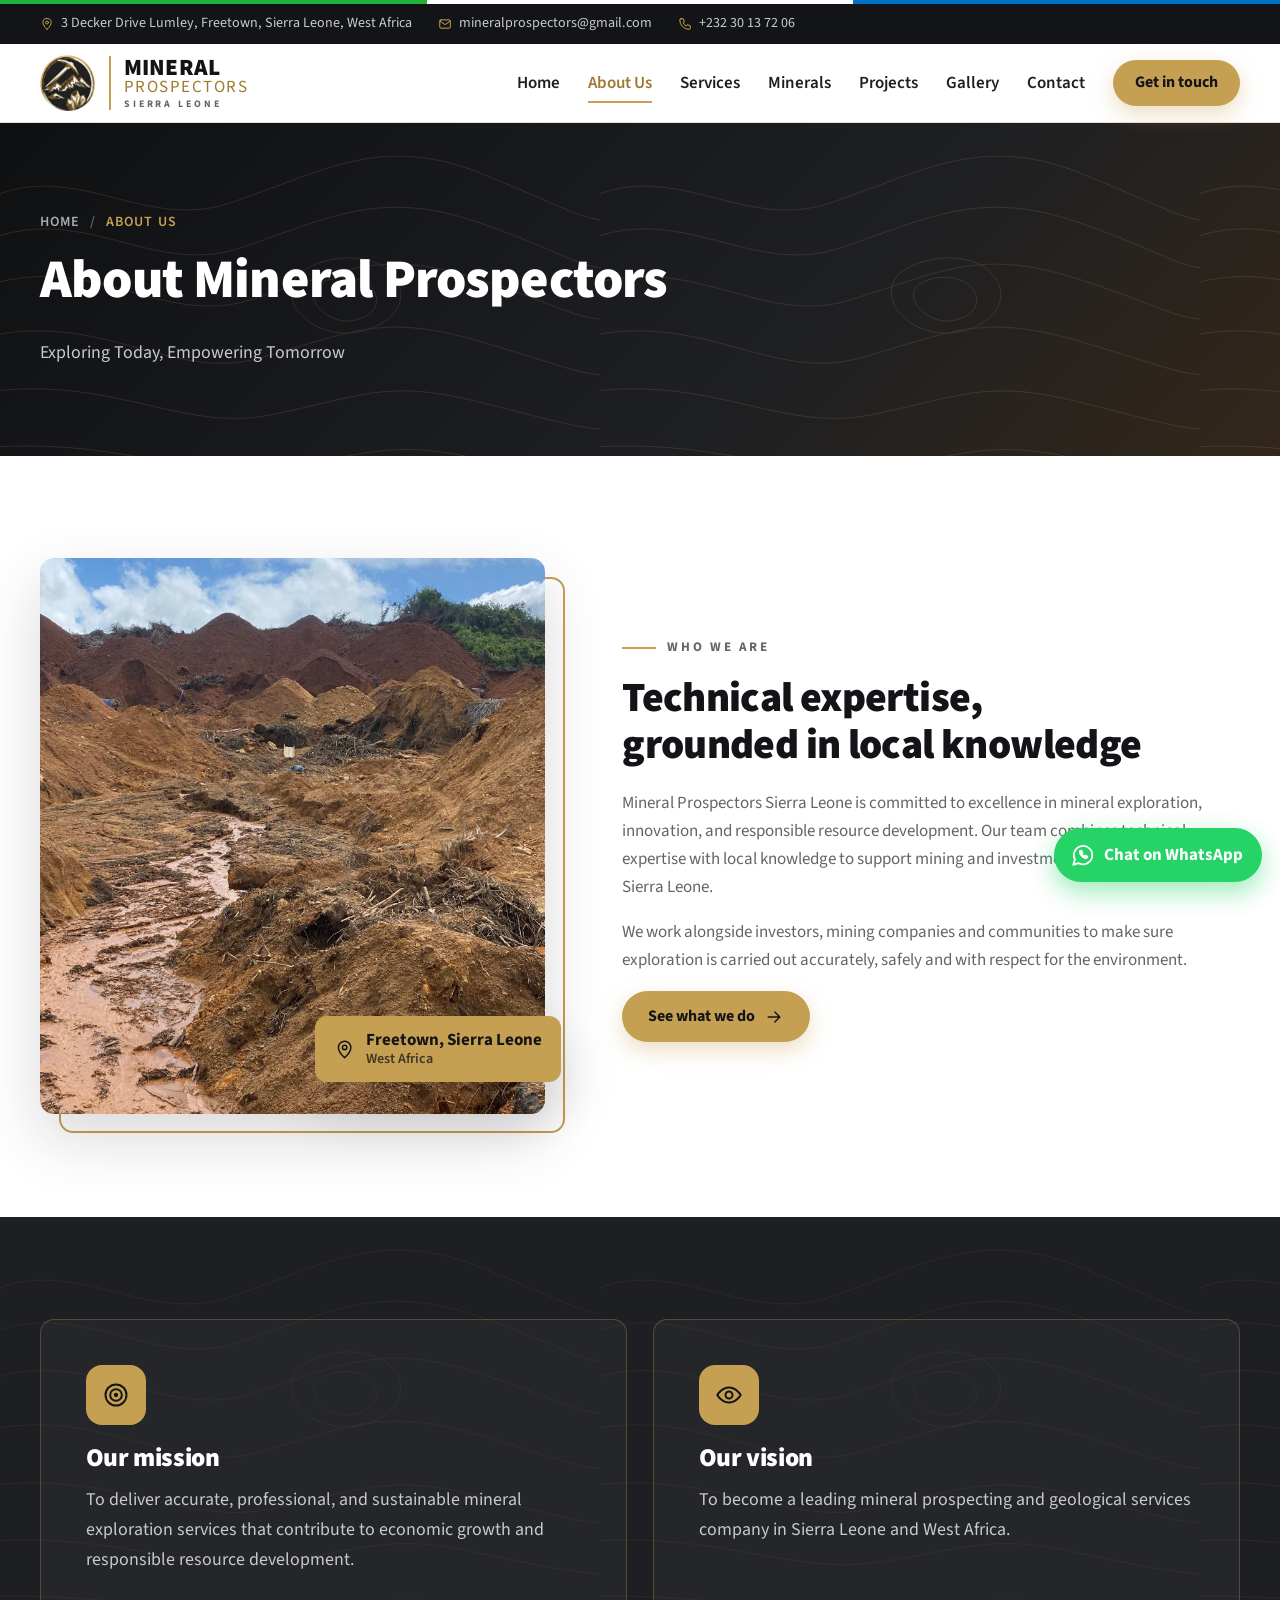
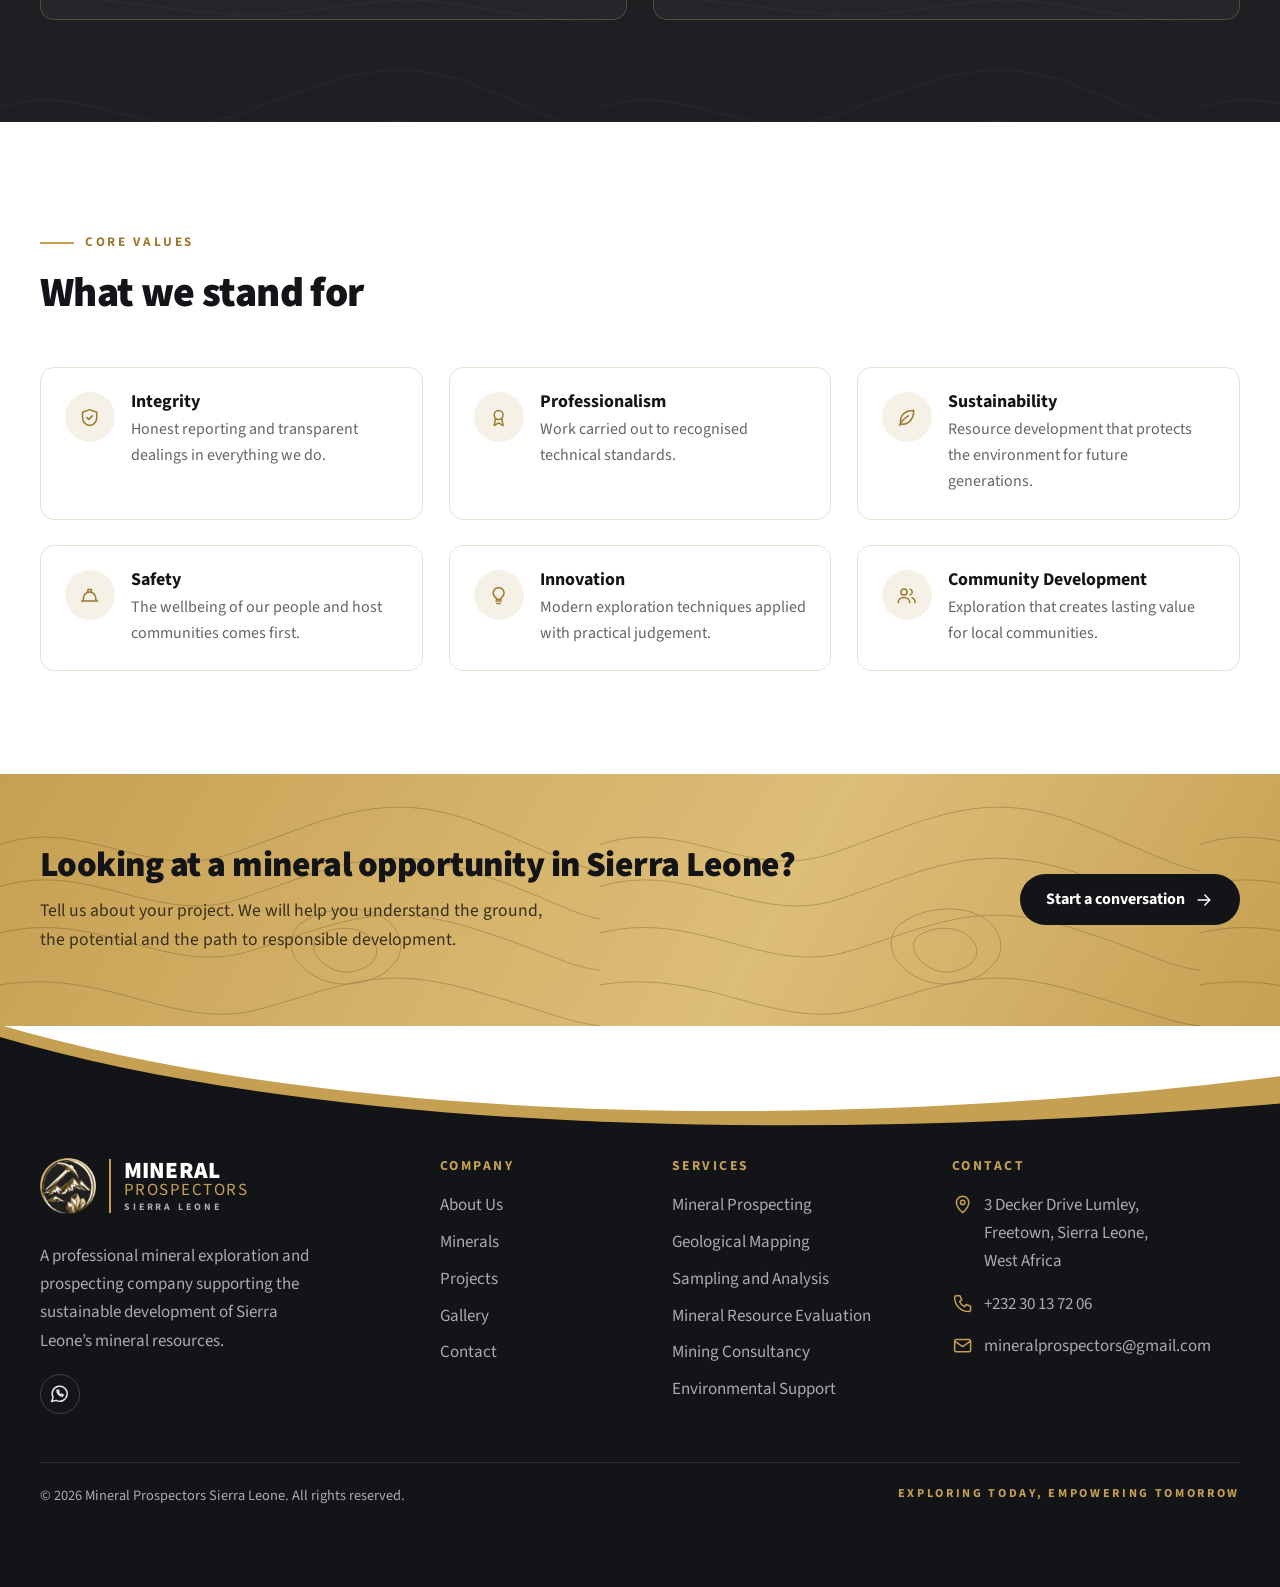
<file: about.html>
<!DOCTYPE html>
<html lang="en">
<head>
    <meta charset="utf-8">
    <meta name="viewport" content="width=device-width, initial-scale=1">
    <title>About Us | Mineral Prospectors Sierra Leone</title>
    <meta name="description" content="Mineral Prospectors Sierra Leone is a professional mineral exploration and prospecting company providing geological surveys, mineral assessments and mining consultancy for local and international investors.">
    <meta name="theme-color" content="#17181B">
    <meta property="og:title" content="About Us | Mineral Prospectors Sierra Leone">
    <meta property="og:description" content="Mineral Prospectors Sierra Leone is a professional mineral exploration and prospecting company providing geological surveys, mineral assessments and mining consultancy for local and international investors.">
    <meta property="og:type" content="website">
    <link rel="icon" type="image/png" href="assets/img/favicon.png">
    <link rel="preconnect" href="https://fonts.googleapis.com">
    <link rel="preconnect" href="https://fonts.gstatic.com" crossorigin>
    <link href="https://fonts.googleapis.com/css2?family=Source+Sans+3:wght@400;600;700;900&display=swap" rel="stylesheet">
    <link rel="stylesheet" href="https://cdn.jsdelivr.net/npm/aos@2.3.4/dist/aos.css">
    <link rel="stylesheet" href="assets/css/style.css">
</head>
<body>
<a class="skip" href="#main">Skip to content</a>
<div class="flag" aria-hidden="true"><i></i><i></i><i></i></div>

<div class="topbar">
    <div class="container topbar__in">
        <div class="topbar__info">
            <span><svg class="icon" viewBox="0 0 24 24" fill="none" stroke="currentColor" stroke-width="1.7" stroke-linecap="round" stroke-linejoin="round" aria-hidden="true"><path d="M12 21s-7-6.200-7-11.500a7 7 0 0 1 14 0C19 14.800 12 21 12 21z"/><circle cx="12" cy="9.500" r="2.500"/></svg>3 Decker Drive Lumley, Freetown, Sierra Leone, West Africa</span>            <a href="mailto:mineralprospectors@gmail.com"><svg class="icon" viewBox="0 0 24 24" fill="none" stroke="currentColor" stroke-width="1.7" stroke-linecap="round" stroke-linejoin="round" aria-hidden="true"><rect x="3" y="5" width="18" height="14" rx="2"/><path d="m3 7 9 6 9-6"/></svg>mineralprospectors@gmail.com</a>            <a href="tel:+23230137206"><svg class="icon" viewBox="0 0 24 24" fill="none" stroke="currentColor" stroke-width="1.7" stroke-linecap="round" stroke-linejoin="round" aria-hidden="true"><path d="M5 3h4l2 5-2.500 1.500a11 11 0 0 0 6 6L16 13l5 2v4a2 2 0 0 1-2 2A16 16 0 0 1 3 5a2 2 0 0 1 2-2z"/></svg>+232 30 13 72 06</a>        </div>
        <div class="topbar__right">
            <div class="topbar__social">
                            </div>
        </div>
    </div>
</div>

<header class="header" id="header">
    <div class="container header__in">
        <a class="brand" href="index.html" aria-label="Mineral Prospectors Sierra Leone — home">
            <img src="assets/img/logo.png" alt="" width="56" height="56">
            <span class="brand__text"><strong>Mineral</strong><em>Prospectors</em><small>Sierra Leone</small></span>
        </a>

        <nav class="nav" id="nav" aria-label="Main">
            <div class="nav__head"><span>Menu</span><button class="nav__close" id="navClose" type="button" aria-label="Close menu"><svg class="icon" viewBox="0 0 24 24" fill="none" stroke="currentColor" stroke-width="1.7" stroke-linecap="round" stroke-linejoin="round" aria-hidden="true"><path d="M6 6l12 12M18 6 6 18"/></svg></button></div>
                            <a href="index.html">Home</a>
                            <a href="about.html" class="is-active" aria-current="page">About Us</a>
                            <a href="services.html">Services</a>
                            <a href="minerals.html">Minerals</a>
                            <a href="projects.html">Projects</a>
                            <a href="gallery.html">Gallery</a>
                            <a href="contact.html">Contact</a>
                        <a class="btn btn--gold nav__cta" href="contact.html">Get in touch</a>
        </nav>

        <button class="burger" id="burger" aria-label="Open menu" aria-expanded="false" aria-controls="nav"><span></span><span></span><span></span></button>
    </div>
</header>

<main id="main">
    <section class="banner">
                <div class="container">
            <nav class="crumbs" aria-label="Breadcrumb"><a href="index.html">Home</a><span>/</span>About us</nav>
            <h1 data-aos="fade-up">About Mineral Prospectors</h1>
            <p data-aos="fade-up" data-aos-delay="100">Exploring Today, Empowering Tomorrow</p>        </div>
    </section>

<section class="section">
    <div class="container split">
        <div class="split__media" data-aos="fade-right">
            <img class="split__img" src="uploads/20261009-9b5b3c25ed85804b.jpg" alt="About Mineral Prospectors" loading="lazy">            <div class="split__badge"><svg class="icon" viewBox="0 0 24 24" fill="none" stroke="currentColor" stroke-width="1.7" stroke-linecap="round" stroke-linejoin="round" aria-hidden="true"><path d="M12 21s-7-6.200-7-11.500a7 7 0 0 1 14 0C19 14.800 12 21 12 21z"/><circle cx="12" cy="9.500" r="2.500"/></svg><span>Freetown, Sierra Leone<small>West Africa</small></span></div>
        </div>
        <div class="prose" data-aos="fade-left">
            <p class="eyebrow">Who we are</p>
            <h2>Technical expertise, grounded in local knowledge</h2>
            <p>Mineral Prospectors Sierra Leone is committed to excellence in mineral exploration, innovation, and responsible resource development. Our team combines technical expertise with local knowledge to support mining and investment opportunities across Sierra Leone.</p><p>We work alongside investors, mining companies and communities to make sure exploration is carried out accurately, safely and with respect for the environment.</p>            <a class="btn btn--gold" href="services.html">See what we do<svg class="icon" viewBox="0 0 24 24" fill="none" stroke="currentColor" stroke-width="1.7" stroke-linecap="round" stroke-linejoin="round" aria-hidden="true"><path d="M5 12h14M13 6l6 6-6 6"/></svg></a>
        </div>
    </div>
</section>

<section class="section section--dark">
    <div class="container grid grid--2">
        <article class="pillar" data-aos="fade-up">
            <span><svg class="icon" viewBox="0 0 24 24" fill="none" stroke="currentColor" stroke-width="1.7" stroke-linecap="round" stroke-linejoin="round" aria-hidden="true"><circle cx="12" cy="12" r="9"/><circle cx="12" cy="12" r="5"/><circle cx="12" cy="12" r="1"/></svg></span>
            <h2>Our mission</h2>
            <p>To deliver accurate, professional, and sustainable mineral exploration services that contribute to economic growth and responsible resource development.</p>
        </article>
        <article class="pillar" data-aos="fade-up" data-aos-delay="120">
            <span><svg class="icon" viewBox="0 0 24 24" fill="none" stroke="currentColor" stroke-width="1.7" stroke-linecap="round" stroke-linejoin="round" aria-hidden="true"><path d="M2 12s3.600-6.500 10-6.500S22 12 22 12s-3.600 6.500-10 6.500S2 12 2 12z"/><circle cx="12" cy="12" r="3"/></svg></span>
            <h2>Our vision</h2>
            <p>To become a leading mineral prospecting and geological services company in Sierra Leone and West Africa.</p>
        </article>
    </div>
</section>

<section class="section">
    <div class="container">
        <header class="section__head" data-aos="fade-up">
            <p class="eyebrow">Core values</p>
            <h2>What we stand for</h2>
        </header>
        <div class="grid grid--3 values">
                            <div class="value" data-aos="fade-up" data-aos-delay="0">
                    <span><svg class="icon" viewBox="0 0 24 24" fill="none" stroke="currentColor" stroke-width="1.7" stroke-linecap="round" stroke-linejoin="round" aria-hidden="true"><path d="M12 3 4 6v6c0 5 3.5 8 8 9 4.5-1 8-4 8-9V6z"/><path d="m9 12 2 2 4-4"/></svg></span>
                    <div><h3>Integrity</h3><p>Honest reporting and transparent dealings in everything we do.</p></div>
                </div>
                            <div class="value" data-aos="fade-up" data-aos-delay="100">
                    <span><svg class="icon" viewBox="0 0 24 24" fill="none" stroke="currentColor" stroke-width="1.7" stroke-linecap="round" stroke-linejoin="round" aria-hidden="true"><circle cx="12" cy="9" r="5"/><path d="m8.500 13-1.500 8 5-3 5 3-1.500-8"/></svg></span>
                    <div><h3>Professionalism</h3><p>Work carried out to recognised technical standards.</p></div>
                </div>
                            <div class="value" data-aos="fade-up" data-aos-delay="200">
                    <span><svg class="icon" viewBox="0 0 24 24" fill="none" stroke="currentColor" stroke-width="1.7" stroke-linecap="round" stroke-linejoin="round" aria-hidden="true"><path d="M20 4C10 4 5 9 5 17c0 1 .2 2 .5 2.500C14 20 20 14 20 4z"/><path d="M4 21c2-5 5-8 10-11"/></svg></span>
                    <div><h3>Sustainability</h3><p>Resource development that protects the environment for future generations.</p></div>
                </div>
                            <div class="value" data-aos="fade-up" data-aos-delay="0">
                    <span><svg class="icon" viewBox="0 0 24 24" fill="none" stroke="currentColor" stroke-width="1.7" stroke-linecap="round" stroke-linejoin="round" aria-hidden="true"><path d="M3 18h18M5 18v-3a7 7 0 0 1 14 0v3M10 8.300V5h4v3.300"/></svg></span>
                    <div><h3>Safety</h3><p>The wellbeing of our people and host communities comes first.</p></div>
                </div>
                            <div class="value" data-aos="fade-up" data-aos-delay="100">
                    <span><svg class="icon" viewBox="0 0 24 24" fill="none" stroke="currentColor" stroke-width="1.7" stroke-linecap="round" stroke-linejoin="round" aria-hidden="true"><path d="M9 18h6M10 21h4"/><path d="M12 3a6 6 0 0 0-3.500 10.900c.6.5 1 1.200 1 2V16h5v-.1c0-.8.4-1.500 1-2A6 6 0 0 0 12 3z"/></svg></span>
                    <div><h3>Innovation</h3><p>Modern exploration techniques applied with practical judgement.</p></div>
                </div>
                            <div class="value" data-aos="fade-up" data-aos-delay="200">
                    <span><svg class="icon" viewBox="0 0 24 24" fill="none" stroke="currentColor" stroke-width="1.7" stroke-linecap="round" stroke-linejoin="round" aria-hidden="true"><circle cx="9" cy="8" r="3.5"/><path d="M2.5 20c0-3.600 2.900-6 6.500-6s6.500 2.400 6.500 6M16 4.700a3.500 3.500 0 0 1 0 6.600M18 14.300c2.200.700 3.500 2.600 3.500 5.700"/></svg></span>
                    <div><h3>Community Development</h3><p>Exploration that creates lasting value for local communities.</p></div>
                </div>
                    </div>
    </div>
</section>

<section class="cta">
    <div class="container cta__in" data-aos="fade-up">
        <div>
            <h2>Looking at a mineral opportunity in Sierra Leone?</h2>
            <p>Tell us about your project. We will help you understand the ground, the potential and the path to responsible development.</p>
        </div>
        <div class="cta__actions">
            <a class="btn btn--dark" href="contact.html">Start a conversation<svg class="icon" viewBox="0 0 24 24" fill="none" stroke="currentColor" stroke-width="1.7" stroke-linecap="round" stroke-linejoin="round" aria-hidden="true"><path d="M5 12h14M13 6l6 6-6 6"/></svg></a>
        </div>
    </div>
</section>

</main>

<footer class="footer">
    <svg class="footer__curve" viewBox="0 0 1440 120" preserveAspectRatio="none" aria-hidden="true">
        <path class="c-gold" d="M0 0c360 110 900 130 1440 60v60H0z"/>
        <path class="c-dark" d="M0 14c360 110 900 126 1440 78v28H0z"/>
    </svg>
    <div class="footer__body">
        <div class="container footer__grid">
            <div class="footer__brand">
                <a class="brand brand--light" href="index.html">
                    <img src="assets/img/logo.png" alt="" width="56" height="56" loading="lazy">
                    <span class="brand__text"><strong>Mineral</strong><em>Prospectors</em><small>Sierra Leone</small></span>
                </a>
                <p>A professional mineral exploration and prospecting company supporting the sustainable development of Sierra Leone’s mineral resources.</p>
                <div class="social">
                                        <a href="https://wa.me/231770143670?text=Hello%20Mineral%20Prospectors%2C%20I%20would%20like%20to%20make%20an%20enquiry." target="_blank" rel="noopener" aria-label="WhatsApp"><svg class="icon" viewBox="0 0 24 24" fill="none" stroke="currentColor" stroke-width="1.7" stroke-linecap="round" stroke-linejoin="round" aria-hidden="true"><path d="m3 21 1.600-4.800A8.500 8.500 0 1 1 8 19.600z"/><path d="M9 8.500c0 3 2.500 6 6 6.500l1-1.500-2-1-1 .8c-1-.5-1.800-1.300-2.300-2.300l.8-1-1-2z"/></svg></a>                </div>
            </div>

            <div>
                <h3>Company</h3>
                <ul class="footer__links">
                    <li><a href="about.html">About Us</a></li>
                    <li><a href="minerals.html">Minerals</a></li>
                    <li><a href="projects.html">Projects</a></li>
                    <li><a href="gallery.html">Gallery</a></li>
                    <li><a href="contact.html">Contact</a></li>
                </ul>
            </div>

            <div>
                <h3>Services</h3>
                <ul class="footer__links">
                                            <li><a href="services.html">Mineral Prospecting</a></li>
                                            <li><a href="services.html">Geological Mapping</a></li>
                                            <li><a href="services.html">Sampling and Analysis</a></li>
                                            <li><a href="services.html">Mineral Resource Evaluation</a></li>
                                            <li><a href="services.html">Mining Consultancy</a></li>
                                            <li><a href="services.html">Environmental Support</a></li>
                                    </ul>
            </div>

            <div>
                <h3>Contact</h3>
                <ul class="footer__contact">
                    <li><svg class="icon" viewBox="0 0 24 24" fill="none" stroke="currentColor" stroke-width="1.7" stroke-linecap="round" stroke-linejoin="round" aria-hidden="true"><path d="M12 21s-7-6.200-7-11.500a7 7 0 0 1 14 0C19 14.800 12 21 12 21z"/><circle cx="12" cy="9.500" r="2.500"/></svg><span>3 Decker Drive Lumley,<br />
Freetown, Sierra Leone,<br />
West Africa</span></li>                    <li><svg class="icon" viewBox="0 0 24 24" fill="none" stroke="currentColor" stroke-width="1.7" stroke-linecap="round" stroke-linejoin="round" aria-hidden="true"><path d="M5 3h4l2 5-2.500 1.500a11 11 0 0 0 6 6L16 13l5 2v4a2 2 0 0 1-2 2A16 16 0 0 1 3 5a2 2 0 0 1 2-2z"/></svg><a href="tel:+23230137206">+232 30 13 72 06</a></li>                    <li><svg class="icon" viewBox="0 0 24 24" fill="none" stroke="currentColor" stroke-width="1.7" stroke-linecap="round" stroke-linejoin="round" aria-hidden="true"><rect x="3" y="5" width="18" height="14" rx="2"/><path d="m3 7 9 6 9-6"/></svg><a href="mailto:mineralprospectors@gmail.com">mineralprospectors@gmail.com</a></li>                </ul>
            </div>
        </div>

        <div class="container footer__bottom">
            <span>&copy; 2026 Mineral Prospectors Sierra Leone. All rights reserved.</span>
            <span class="footer__slogan">Exploring Today, Empowering Tomorrow</span>
        </div>
    </div>
</footer>

    <a class="wa-float" href="https://wa.me/231770143670?text=Hello%20Mineral%20Prospectors%2C%20I%20would%20like%20to%20make%20an%20enquiry." target="_blank" rel="noopener" aria-label="Chat with us on WhatsApp">
        <svg class="icon" viewBox="0 0 24 24" fill="none" stroke="currentColor" stroke-width="1.7" stroke-linecap="round" stroke-linejoin="round" aria-hidden="true"><path d="m3 21 1.600-4.800A8.500 8.500 0 1 1 8 19.600z"/><path d="M9 8.500c0 3 2.500 6 6 6.500l1-1.500-2-1-1 .8c-1-.5-1.800-1.300-2.300-2.300l.8-1-1-2z"/></svg><span>Chat on WhatsApp</span>
    </a>
<button class="to-top" id="toTop" aria-label="Back to top"><svg class="icon" viewBox="0 0 24 24" fill="none" stroke="currentColor" stroke-width="1.7" stroke-linecap="round" stroke-linejoin="round" aria-hidden="true"><path d="M5 12h14M13 6l6 6-6 6"/></svg></button>

<script src="https://cdn.jsdelivr.net/npm/aos@2.3.4/dist/aos.js" defer></script>
<script src="assets/js/main.js" defer></script>
<script src="assets/js/static.js" defer></script>
</body>
</html>
</file>
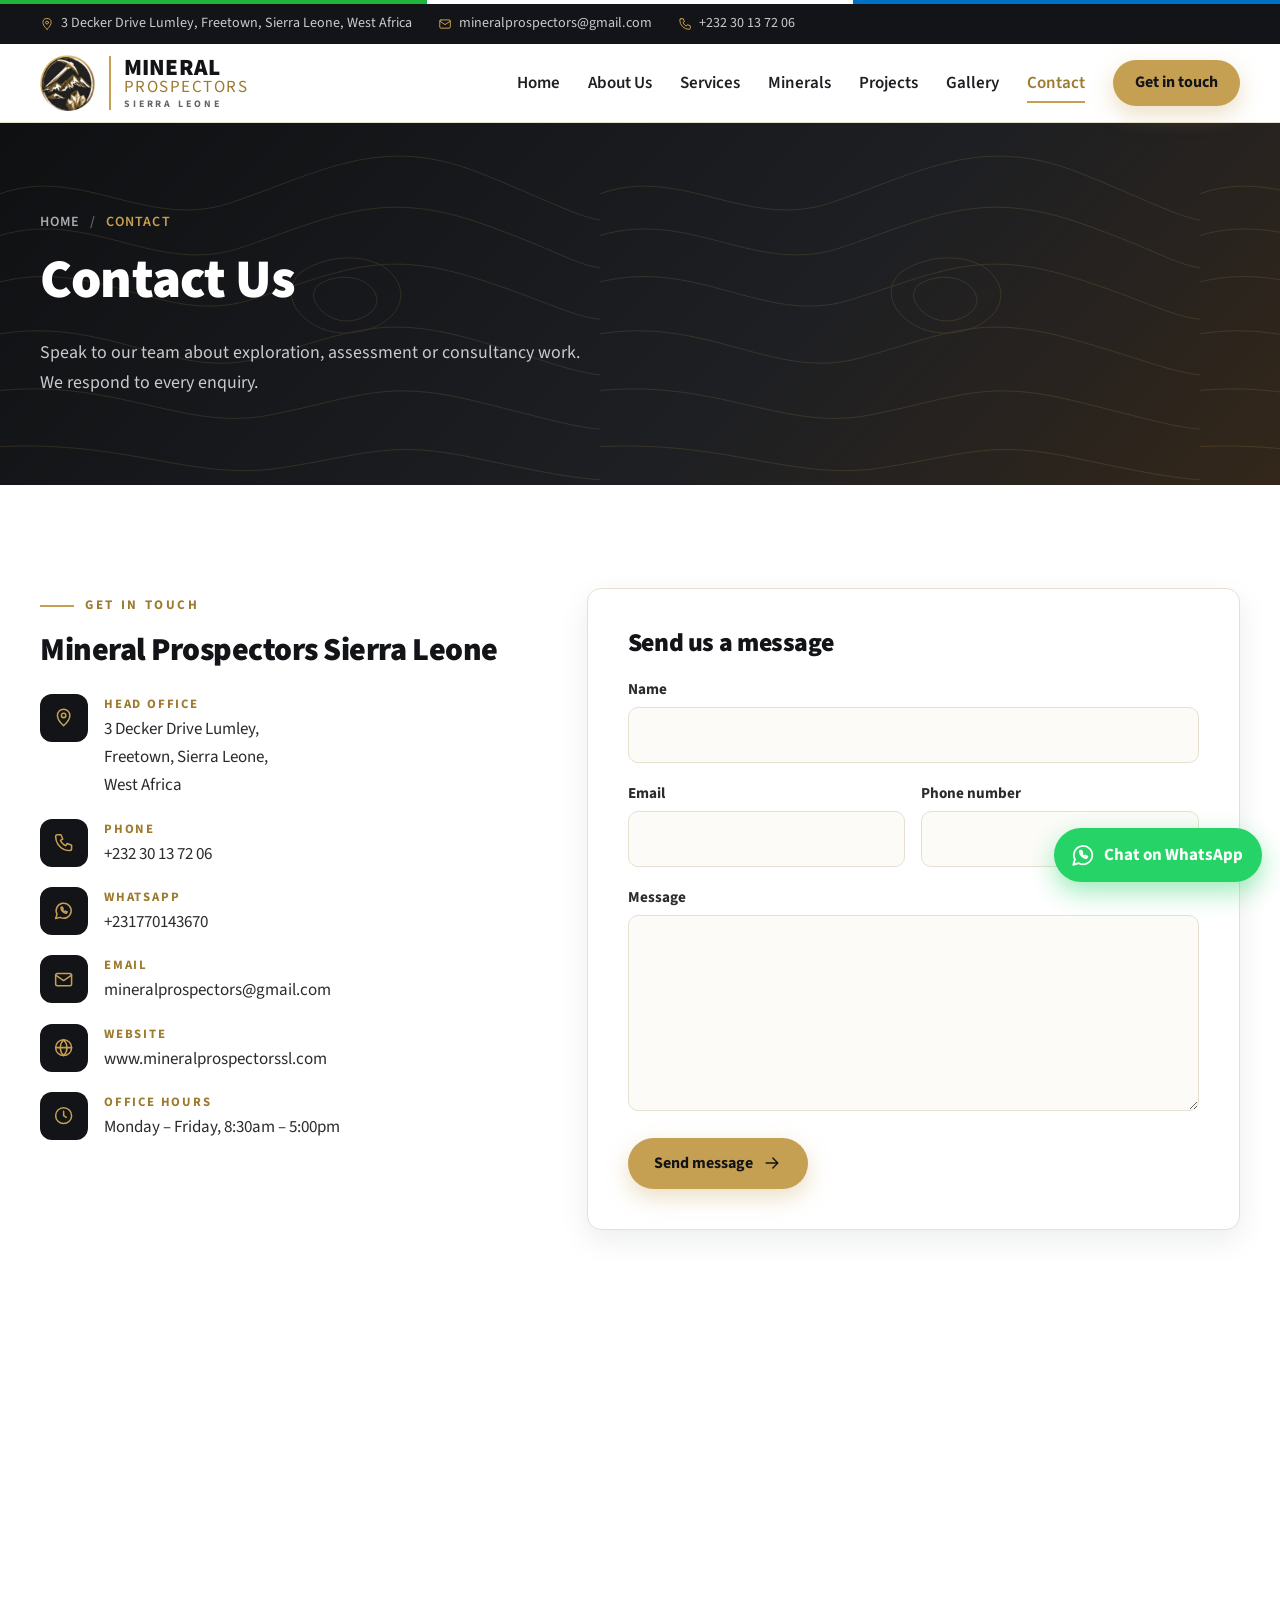
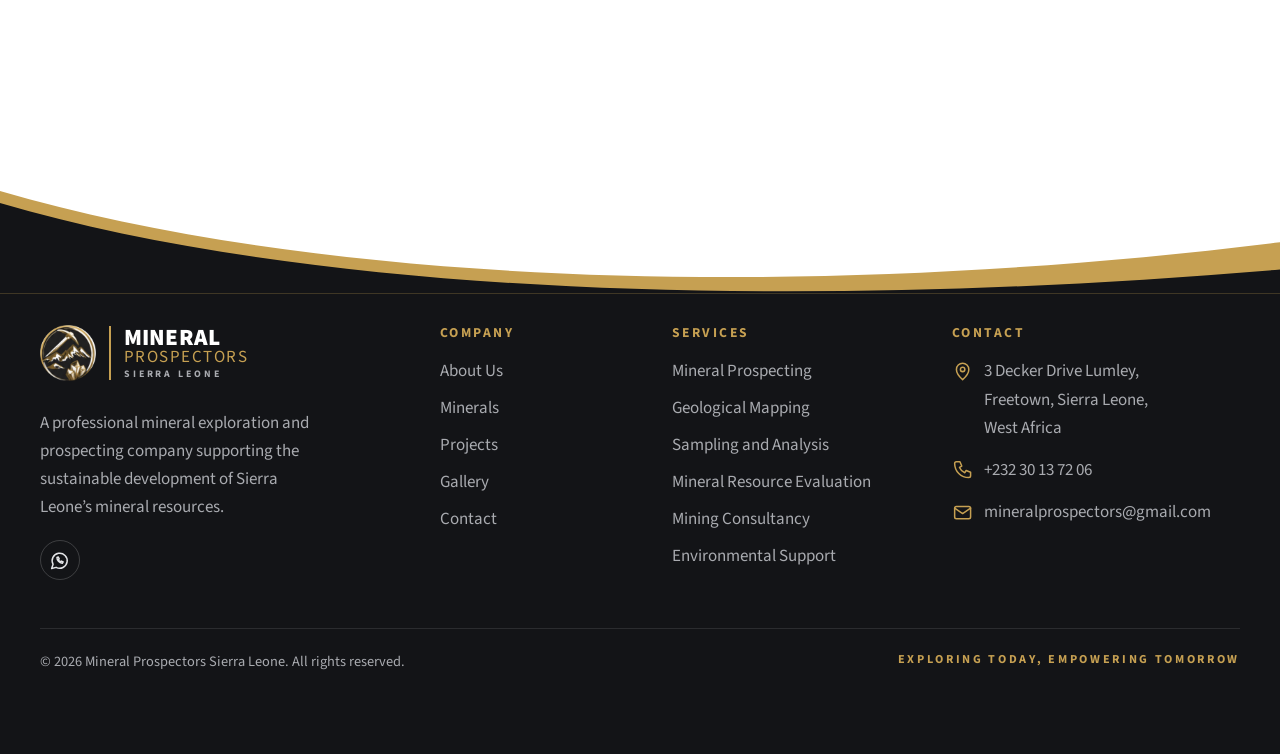
<file: contact.html>
<!DOCTYPE html>
<html lang="en">
<head>
    <meta charset="utf-8">
    <meta name="viewport" content="width=device-width, initial-scale=1">
    <title>Contact Us | Mineral Prospectors Sierra Leone</title>
    <meta name="description" content="Mineral Prospectors Sierra Leone is a professional mineral exploration and prospecting company providing geological surveys, mineral assessments and mining consultancy for local and international investors.">
    <meta name="theme-color" content="#17181B">
    <meta property="og:title" content="Contact Us | Mineral Prospectors Sierra Leone">
    <meta property="og:description" content="Mineral Prospectors Sierra Leone is a professional mineral exploration and prospecting company providing geological surveys, mineral assessments and mining consultancy for local and international investors.">
    <meta property="og:type" content="website">
    <link rel="icon" type="image/png" href="assets/img/favicon.png">
    <link rel="preconnect" href="https://fonts.googleapis.com">
    <link rel="preconnect" href="https://fonts.gstatic.com" crossorigin>
    <link href="https://fonts.googleapis.com/css2?family=Source+Sans+3:wght@400;600;700;900&display=swap" rel="stylesheet">
    <link rel="stylesheet" href="https://cdn.jsdelivr.net/npm/aos@2.3.4/dist/aos.css">
    <link rel="stylesheet" href="assets/css/style.css">
</head>
<body>
<a class="skip" href="#main">Skip to content</a>
<div class="flag" aria-hidden="true"><i></i><i></i><i></i></div>

<div class="topbar">
    <div class="container topbar__in">
        <div class="topbar__info">
            <span><svg class="icon" viewBox="0 0 24 24" fill="none" stroke="currentColor" stroke-width="1.7" stroke-linecap="round" stroke-linejoin="round" aria-hidden="true"><path d="M12 21s-7-6.200-7-11.500a7 7 0 0 1 14 0C19 14.800 12 21 12 21z"/><circle cx="12" cy="9.500" r="2.500"/></svg>3 Decker Drive Lumley, Freetown, Sierra Leone, West Africa</span>            <a href="mailto:mineralprospectors@gmail.com"><svg class="icon" viewBox="0 0 24 24" fill="none" stroke="currentColor" stroke-width="1.7" stroke-linecap="round" stroke-linejoin="round" aria-hidden="true"><rect x="3" y="5" width="18" height="14" rx="2"/><path d="m3 7 9 6 9-6"/></svg>mineralprospectors@gmail.com</a>            <a href="tel:+23230137206"><svg class="icon" viewBox="0 0 24 24" fill="none" stroke="currentColor" stroke-width="1.7" stroke-linecap="round" stroke-linejoin="round" aria-hidden="true"><path d="M5 3h4l2 5-2.500 1.500a11 11 0 0 0 6 6L16 13l5 2v4a2 2 0 0 1-2 2A16 16 0 0 1 3 5a2 2 0 0 1 2-2z"/></svg>+232 30 13 72 06</a>        </div>
        <div class="topbar__right">
            <div class="topbar__social">
                            </div>
        </div>
    </div>
</div>

<header class="header" id="header">
    <div class="container header__in">
        <a class="brand" href="index.html" aria-label="Mineral Prospectors Sierra Leone — home">
            <img src="assets/img/logo.png" alt="" width="56" height="56">
            <span class="brand__text"><strong>Mineral</strong><em>Prospectors</em><small>Sierra Leone</small></span>
        </a>

        <nav class="nav" id="nav" aria-label="Main">
            <div class="nav__head"><span>Menu</span><button class="nav__close" id="navClose" type="button" aria-label="Close menu"><svg class="icon" viewBox="0 0 24 24" fill="none" stroke="currentColor" stroke-width="1.7" stroke-linecap="round" stroke-linejoin="round" aria-hidden="true"><path d="M6 6l12 12M18 6 6 18"/></svg></button></div>
                            <a href="index.html">Home</a>
                            <a href="about.html">About Us</a>
                            <a href="services.html">Services</a>
                            <a href="minerals.html">Minerals</a>
                            <a href="projects.html">Projects</a>
                            <a href="gallery.html">Gallery</a>
                            <a href="contact.html" class="is-active" aria-current="page">Contact</a>
                        <a class="btn btn--gold nav__cta" href="contact.html">Get in touch</a>
        </nav>

        <button class="burger" id="burger" aria-label="Open menu" aria-expanded="false" aria-controls="nav"><span></span><span></span><span></span></button>
    </div>
</header>

<main id="main">
    <section class="banner">
                <div class="container">
            <nav class="crumbs" aria-label="Breadcrumb"><a href="index.html">Home</a><span>/</span>Contact</nav>
            <h1 data-aos="fade-up">Contact Us</h1>
            <p data-aos="fade-up" data-aos-delay="100">Speak to our team about exploration, assessment or consultancy work. We respond to every enquiry.</p>        </div>
    </section>

<section class="section">
    <div class="container contact">
        <div class="contact__info" data-aos="fade-right">
            <p class="eyebrow">Get in touch</p>
            <h2>Mineral Prospectors Sierra Leone</h2>
            <ul class="contact__list">
                                    <li><span><svg class="icon" viewBox="0 0 24 24" fill="none" stroke="currentColor" stroke-width="1.7" stroke-linecap="round" stroke-linejoin="round" aria-hidden="true"><path d="M12 21s-7-6.200-7-11.500a7 7 0 0 1 14 0C19 14.800 12 21 12 21z"/><circle cx="12" cy="9.500" r="2.500"/></svg></span><div><strong>Head office</strong>3 Decker Drive Lumley,<br />
Freetown, Sierra Leone,<br />
West Africa</div></li>
                                                    <li><span><svg class="icon" viewBox="0 0 24 24" fill="none" stroke="currentColor" stroke-width="1.7" stroke-linecap="round" stroke-linejoin="round" aria-hidden="true"><path d="M5 3h4l2 5-2.500 1.500a11 11 0 0 0 6 6L16 13l5 2v4a2 2 0 0 1-2 2A16 16 0 0 1 3 5a2 2 0 0 1 2-2z"/></svg></span><div><strong>Phone</strong><a href="tel:+23230137206">+232 30 13 72 06</a></div></li>
                                                    <li><span><svg class="icon" viewBox="0 0 24 24" fill="none" stroke="currentColor" stroke-width="1.7" stroke-linecap="round" stroke-linejoin="round" aria-hidden="true"><path d="m3 21 1.600-4.800A8.500 8.500 0 1 1 8 19.600z"/><path d="M9 8.500c0 3 2.500 6 6 6.500l1-1.500-2-1-1 .8c-1-.5-1.800-1.300-2.300-2.300l.8-1-1-2z"/></svg></span><div><strong>WhatsApp</strong><a href="https://wa.me/231770143670?text=Hello%20Mineral%20Prospectors%2C%20I%20would%20like%20to%20make%20an%20enquiry." target="_blank" rel="noopener">+231770143670</a></div></li>
                                                    <li><span><svg class="icon" viewBox="0 0 24 24" fill="none" stroke="currentColor" stroke-width="1.7" stroke-linecap="round" stroke-linejoin="round" aria-hidden="true"><rect x="3" y="5" width="18" height="14" rx="2"/><path d="m3 7 9 6 9-6"/></svg></span><div><strong>Email</strong><a href="mailto:mineralprospectors@gmail.com">mineralprospectors@gmail.com</a></div></li>
                                                    <li><span><svg class="icon" viewBox="0 0 24 24" fill="none" stroke="currentColor" stroke-width="1.7" stroke-linecap="round" stroke-linejoin="round" aria-hidden="true"><circle cx="12" cy="12" r="9"/><path d="M3 12h18M12 3c2.500 2.600 3.800 5.600 3.800 9s-1.300 6.400-3.800 9c-2.500-2.600-3.800-5.600-3.800-9S9.500 5.600 12 3z"/></svg></span><div><strong>Website</strong>www.mineralprospectorssl.com</div></li>
                                                    <li><span><svg class="icon" viewBox="0 0 24 24" fill="none" stroke="currentColor" stroke-width="1.7" stroke-linecap="round" stroke-linejoin="round" aria-hidden="true"><circle cx="12" cy="12" r="9"/><path d="M12 7v5l3 2"/></svg></span><div><strong>Office hours</strong>Monday – Friday, 8:30am – 5:00pm</div></li>
                            </ul>
                    </div>

        <form class="form card" id="contact-form" data-static novalidate>
            <h2>Send us a message</h2>

            <div class="field">
                <label for="name">Name</label>
                <input id="name" name="name" type="text" required maxlength="120" autocomplete="name" value="">
                            </div>
            <div class="field-row">
                <div class="field">
                    <label for="email">Email</label>
                    <input id="email" name="email" type="email" required maxlength="190" autocomplete="email" value="">
                                    </div>
                <div class="field">
                    <label for="phone">Phone number</label>
                    <input id="phone" name="phone" type="tel" maxlength="30" autocomplete="tel" value="">
                                    </div>
            </div>
            <div class="field">
                <label for="message">Message</label>
                <textarea id="message" name="message" rows="6" required maxlength="5000"></textarea>
                            </div>
            <button class="btn btn--gold" type="submit">Send message<svg class="icon" viewBox="0 0 24 24" fill="none" stroke="currentColor" stroke-width="1.7" stroke-linecap="round" stroke-linejoin="round" aria-hidden="true"><path d="M5 12h14M13 6l6 6-6 6"/></svg></button>
        </form>
    </div>
</section>

<section class="map" data-aos="fade-up">
    <iframe title="Map showing our office location" loading="lazy" referrerpolicy="no-referrer-when-downgrade"
            src="https://www.google.com/maps?q=3%20Decker%20Drive%2C%20Lumley%2C%20Freetown%2C%20Sierra%20Leone&amp;z=15&amp;output=embed"></iframe>
</section>

</main>

<footer class="footer">
    <svg class="footer__curve" viewBox="0 0 1440 120" preserveAspectRatio="none" aria-hidden="true">
        <path class="c-gold" d="M0 0c360 110 900 130 1440 60v60H0z"/>
        <path class="c-dark" d="M0 14c360 110 900 126 1440 78v28H0z"/>
    </svg>
    <div class="footer__body">
        <div class="container footer__grid">
            <div class="footer__brand">
                <a class="brand brand--light" href="index.html">
                    <img src="assets/img/logo.png" alt="" width="56" height="56" loading="lazy">
                    <span class="brand__text"><strong>Mineral</strong><em>Prospectors</em><small>Sierra Leone</small></span>
                </a>
                <p>A professional mineral exploration and prospecting company supporting the sustainable development of Sierra Leone’s mineral resources.</p>
                <div class="social">
                                        <a href="https://wa.me/231770143670?text=Hello%20Mineral%20Prospectors%2C%20I%20would%20like%20to%20make%20an%20enquiry." target="_blank" rel="noopener" aria-label="WhatsApp"><svg class="icon" viewBox="0 0 24 24" fill="none" stroke="currentColor" stroke-width="1.7" stroke-linecap="round" stroke-linejoin="round" aria-hidden="true"><path d="m3 21 1.600-4.800A8.500 8.500 0 1 1 8 19.600z"/><path d="M9 8.500c0 3 2.500 6 6 6.500l1-1.500-2-1-1 .8c-1-.5-1.800-1.300-2.300-2.300l.8-1-1-2z"/></svg></a>                </div>
            </div>

            <div>
                <h3>Company</h3>
                <ul class="footer__links">
                    <li><a href="about.html">About Us</a></li>
                    <li><a href="minerals.html">Minerals</a></li>
                    <li><a href="projects.html">Projects</a></li>
                    <li><a href="gallery.html">Gallery</a></li>
                    <li><a href="contact.html">Contact</a></li>
                </ul>
            </div>

            <div>
                <h3>Services</h3>
                <ul class="footer__links">
                                            <li><a href="services.html">Mineral Prospecting</a></li>
                                            <li><a href="services.html">Geological Mapping</a></li>
                                            <li><a href="services.html">Sampling and Analysis</a></li>
                                            <li><a href="services.html">Mineral Resource Evaluation</a></li>
                                            <li><a href="services.html">Mining Consultancy</a></li>
                                            <li><a href="services.html">Environmental Support</a></li>
                                    </ul>
            </div>

            <div>
                <h3>Contact</h3>
                <ul class="footer__contact">
                    <li><svg class="icon" viewBox="0 0 24 24" fill="none" stroke="currentColor" stroke-width="1.7" stroke-linecap="round" stroke-linejoin="round" aria-hidden="true"><path d="M12 21s-7-6.200-7-11.500a7 7 0 0 1 14 0C19 14.800 12 21 12 21z"/><circle cx="12" cy="9.500" r="2.500"/></svg><span>3 Decker Drive Lumley,<br />
Freetown, Sierra Leone,<br />
West Africa</span></li>                    <li><svg class="icon" viewBox="0 0 24 24" fill="none" stroke="currentColor" stroke-width="1.7" stroke-linecap="round" stroke-linejoin="round" aria-hidden="true"><path d="M5 3h4l2 5-2.500 1.500a11 11 0 0 0 6 6L16 13l5 2v4a2 2 0 0 1-2 2A16 16 0 0 1 3 5a2 2 0 0 1 2-2z"/></svg><a href="tel:+23230137206">+232 30 13 72 06</a></li>                    <li><svg class="icon" viewBox="0 0 24 24" fill="none" stroke="currentColor" stroke-width="1.7" stroke-linecap="round" stroke-linejoin="round" aria-hidden="true"><rect x="3" y="5" width="18" height="14" rx="2"/><path d="m3 7 9 6 9-6"/></svg><a href="mailto:mineralprospectors@gmail.com">mineralprospectors@gmail.com</a></li>                </ul>
            </div>
        </div>

        <div class="container footer__bottom">
            <span>&copy; 2026 Mineral Prospectors Sierra Leone. All rights reserved.</span>
            <span class="footer__slogan">Exploring Today, Empowering Tomorrow</span>
        </div>
    </div>
</footer>

    <a class="wa-float" href="https://wa.me/231770143670?text=Hello%20Mineral%20Prospectors%2C%20I%20would%20like%20to%20make%20an%20enquiry." target="_blank" rel="noopener" aria-label="Chat with us on WhatsApp">
        <svg class="icon" viewBox="0 0 24 24" fill="none" stroke="currentColor" stroke-width="1.7" stroke-linecap="round" stroke-linejoin="round" aria-hidden="true"><path d="m3 21 1.600-4.800A8.500 8.500 0 1 1 8 19.600z"/><path d="M9 8.500c0 3 2.500 6 6 6.500l1-1.500-2-1-1 .8c-1-.5-1.800-1.300-2.300-2.300l.8-1-1-2z"/></svg><span>Chat on WhatsApp</span>
    </a>
<button class="to-top" id="toTop" aria-label="Back to top"><svg class="icon" viewBox="0 0 24 24" fill="none" stroke="currentColor" stroke-width="1.7" stroke-linecap="round" stroke-linejoin="round" aria-hidden="true"><path d="M5 12h14M13 6l6 6-6 6"/></svg></button>

<script src="https://cdn.jsdelivr.net/npm/aos@2.3.4/dist/aos.js" defer></script>
<script src="assets/js/main.js" defer></script>
<script src="assets/js/static.js" defer></script>
</body>
</html>
</file>
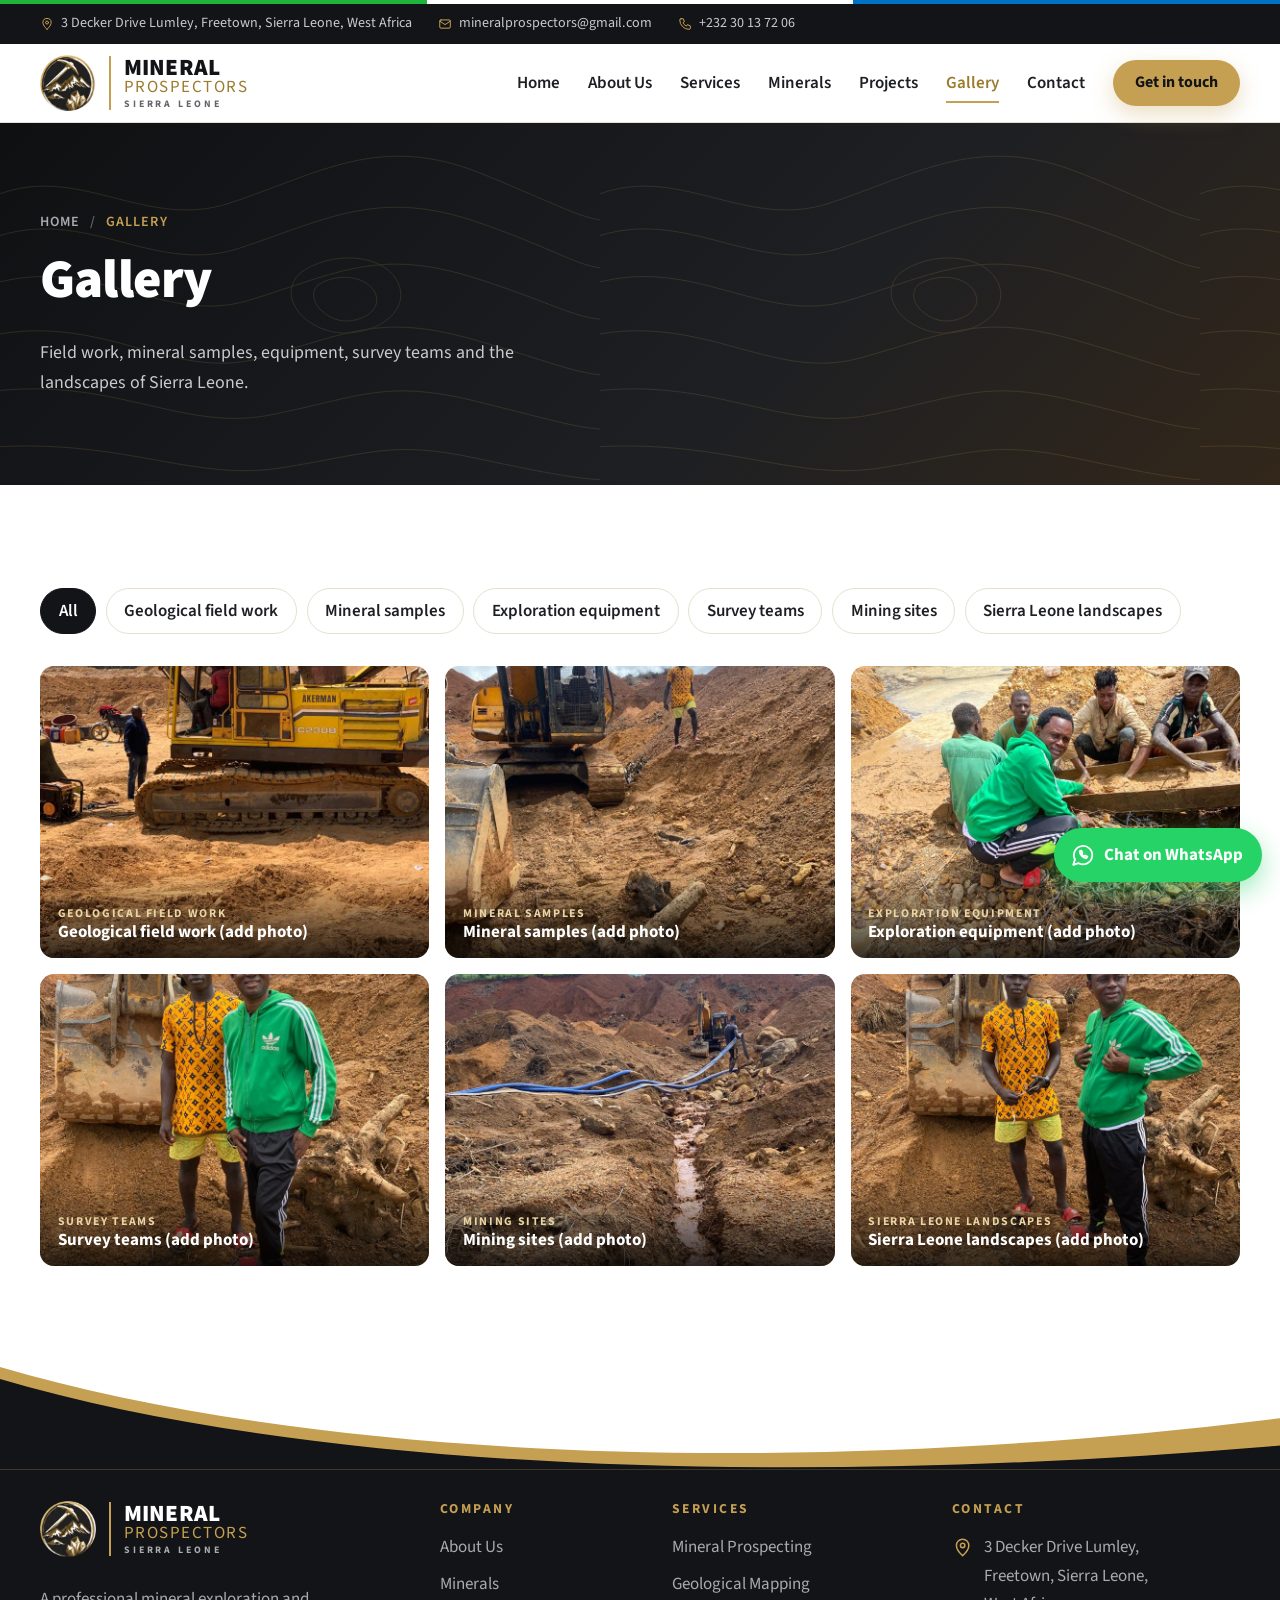
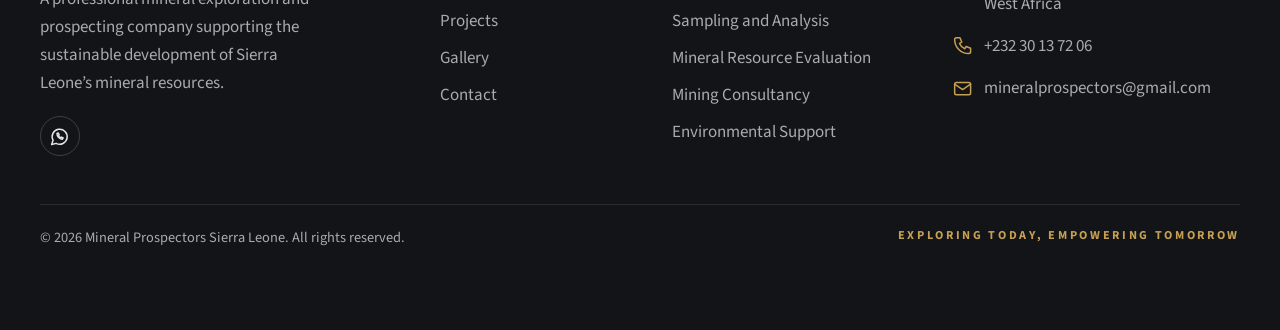
<file: gallery.html>
<!DOCTYPE html>
<html lang="en">
<head>
    <meta charset="utf-8">
    <meta name="viewport" content="width=device-width, initial-scale=1">
    <title>Gallery | Mineral Prospectors Sierra Leone</title>
    <meta name="description" content="Mineral Prospectors Sierra Leone is a professional mineral exploration and prospecting company providing geological surveys, mineral assessments and mining consultancy for local and international investors.">
    <meta name="theme-color" content="#17181B">
    <meta property="og:title" content="Gallery | Mineral Prospectors Sierra Leone">
    <meta property="og:description" content="Mineral Prospectors Sierra Leone is a professional mineral exploration and prospecting company providing geological surveys, mineral assessments and mining consultancy for local and international investors.">
    <meta property="og:type" content="website">
    <link rel="icon" type="image/png" href="assets/img/favicon.png">
    <link rel="preconnect" href="https://fonts.googleapis.com">
    <link rel="preconnect" href="https://fonts.gstatic.com" crossorigin>
    <link href="https://fonts.googleapis.com/css2?family=Source+Sans+3:wght@400;600;700;900&display=swap" rel="stylesheet">
    <link rel="stylesheet" href="https://cdn.jsdelivr.net/npm/aos@2.3.4/dist/aos.css">
    <link rel="stylesheet" href="assets/css/style.css">
</head>
<body>
<a class="skip" href="#main">Skip to content</a>
<div class="flag" aria-hidden="true"><i></i><i></i><i></i></div>

<div class="topbar">
    <div class="container topbar__in">
        <div class="topbar__info">
            <span><svg class="icon" viewBox="0 0 24 24" fill="none" stroke="currentColor" stroke-width="1.7" stroke-linecap="round" stroke-linejoin="round" aria-hidden="true"><path d="M12 21s-7-6.200-7-11.500a7 7 0 0 1 14 0C19 14.800 12 21 12 21z"/><circle cx="12" cy="9.500" r="2.500"/></svg>3 Decker Drive Lumley, Freetown, Sierra Leone, West Africa</span>            <a href="mailto:mineralprospectors@gmail.com"><svg class="icon" viewBox="0 0 24 24" fill="none" stroke="currentColor" stroke-width="1.7" stroke-linecap="round" stroke-linejoin="round" aria-hidden="true"><rect x="3" y="5" width="18" height="14" rx="2"/><path d="m3 7 9 6 9-6"/></svg>mineralprospectors@gmail.com</a>            <a href="tel:+23230137206"><svg class="icon" viewBox="0 0 24 24" fill="none" stroke="currentColor" stroke-width="1.7" stroke-linecap="round" stroke-linejoin="round" aria-hidden="true"><path d="M5 3h4l2 5-2.500 1.500a11 11 0 0 0 6 6L16 13l5 2v4a2 2 0 0 1-2 2A16 16 0 0 1 3 5a2 2 0 0 1 2-2z"/></svg>+232 30 13 72 06</a>        </div>
        <div class="topbar__right">
            <div class="topbar__social">
                            </div>
        </div>
    </div>
</div>

<header class="header" id="header">
    <div class="container header__in">
        <a class="brand" href="index.html" aria-label="Mineral Prospectors Sierra Leone — home">
            <img src="assets/img/logo.png" alt="" width="56" height="56">
            <span class="brand__text"><strong>Mineral</strong><em>Prospectors</em><small>Sierra Leone</small></span>
        </a>

        <nav class="nav" id="nav" aria-label="Main">
            <div class="nav__head"><span>Menu</span><button class="nav__close" id="navClose" type="button" aria-label="Close menu"><svg class="icon" viewBox="0 0 24 24" fill="none" stroke="currentColor" stroke-width="1.7" stroke-linecap="round" stroke-linejoin="round" aria-hidden="true"><path d="M6 6l12 12M18 6 6 18"/></svg></button></div>
                            <a href="index.html">Home</a>
                            <a href="about.html">About Us</a>
                            <a href="services.html">Services</a>
                            <a href="minerals.html">Minerals</a>
                            <a href="projects.html">Projects</a>
                            <a href="gallery.html" class="is-active" aria-current="page">Gallery</a>
                            <a href="contact.html">Contact</a>
                        <a class="btn btn--gold nav__cta" href="contact.html">Get in touch</a>
        </nav>

        <button class="burger" id="burger" aria-label="Open menu" aria-expanded="false" aria-controls="nav"><span></span><span></span><span></span></button>
    </div>
</header>

<main id="main">
    <section class="banner">
                <div class="container">
            <nav class="crumbs" aria-label="Breadcrumb"><a href="index.html">Home</a><span>/</span>Gallery</nav>
            <h1 data-aos="fade-up">Gallery</h1>
            <p data-aos="fade-up" data-aos-delay="100">Field work, mineral samples, equipment, survey teams and the landscapes of Sierra Leone.</p>        </div>
    </section>

<section class="section">
    <div class="container">
                                    <div class="filters" role="group" aria-label="Filter photos" data-filter-group="photo">
                    <button class="chip is-active" data-filter="all">All</button>
                                            <button class="chip" data-filter="Geological field work">Geological field work</button>
                                            <button class="chip" data-filter="Mineral samples">Mineral samples</button>
                                            <button class="chip" data-filter="Exploration equipment">Exploration equipment</button>
                                            <button class="chip" data-filter="Survey teams">Survey teams</button>
                                            <button class="chip" data-filter="Mining sites">Mining sites</button>
                                            <button class="chip" data-filter="Sierra Leone landscapes">Sierra Leone landscapes</button>
                                    </div>
                        <div class="gallery">
                                                        <a class="gallery__item" data-filter-item="photo" data-category="Geological field work" data-aos="fade-up" data-aos-delay="0"
                        href="uploads/20261009-67c875836b153b8b.jpg" data-lightbox data-caption="Geological field work (add photo)">
                        <img class="" src="uploads/20261009-67c875836b153b8b.jpg" alt="Geological field work (add photo)" loading="lazy">                        <span class="gallery__cap"><small>Geological field work</small>Geological field work (add photo)</span>
                    </a>
                                                        <a class="gallery__item" data-filter-item="photo" data-category="Mineral samples" data-aos="fade-up" data-aos-delay="80"
                        href="uploads/20261009-d6fb8ed642d35498.jpg" data-lightbox data-caption="Mineral samples (add photo)">
                        <img class="" src="uploads/20261009-d6fb8ed642d35498.jpg" alt="Mineral samples (add photo)" loading="lazy">                        <span class="gallery__cap"><small>Mineral samples</small>Mineral samples (add photo)</span>
                    </a>
                                                        <a class="gallery__item" data-filter-item="photo" data-category="Exploration equipment" data-aos="fade-up" data-aos-delay="160"
                        href="uploads/20261009-a67a014dbce7a696.jpg" data-lightbox data-caption="Exploration equipment (add photo)">
                        <img class="" src="uploads/20261009-a67a014dbce7a696.jpg" alt="Exploration equipment (add photo)" loading="lazy">                        <span class="gallery__cap"><small>Exploration equipment</small>Exploration equipment (add photo)</span>
                    </a>
                                                        <a class="gallery__item" data-filter-item="photo" data-category="Survey teams" data-aos="fade-up" data-aos-delay="0"
                        href="uploads/20261009-671cbabc179f9d1b.jpg" data-lightbox data-caption="Survey teams (add photo)">
                        <img class="" src="uploads/20261009-671cbabc179f9d1b.jpg" alt="Survey teams (add photo)" loading="lazy">                        <span class="gallery__cap"><small>Survey teams</small>Survey teams (add photo)</span>
                    </a>
                                                        <a class="gallery__item" data-filter-item="photo" data-category="Mining sites" data-aos="fade-up" data-aos-delay="80"
                        href="uploads/20261009-e2b5104344a95923.jpg" data-lightbox data-caption="Mining sites (add photo)">
                        <img class="" src="uploads/20261009-e2b5104344a95923.jpg" alt="Mining sites (add photo)" loading="lazy">                        <span class="gallery__cap"><small>Mining sites</small>Mining sites (add photo)</span>
                    </a>
                                                        <a class="gallery__item" data-filter-item="photo" data-category="Sierra Leone landscapes" data-aos="fade-up" data-aos-delay="160"
                        href="uploads/20261009-eac6e717dd3372e0.jpg" data-lightbox data-caption="Sierra Leone landscapes (add photo)">
                        <img class="" src="uploads/20261009-eac6e717dd3372e0.jpg" alt="Sierra Leone landscapes (add photo)" loading="lazy">                        <span class="gallery__cap"><small>Sierra Leone landscapes</small>Sierra Leone landscapes (add photo)</span>
                    </a>
                            </div>
            </div>
</section>

<div class="lightbox" id="lightbox" hidden>
    <button class="lightbox__close" aria-label="Close"><svg class="icon" viewBox="0 0 24 24" fill="none" stroke="currentColor" stroke-width="1.7" stroke-linecap="round" stroke-linejoin="round" aria-hidden="true"><path d="M6 6l12 12M18 6 6 18"/></svg></button>
    <button class="lightbox__nav lightbox__nav--prev" aria-label="Previous photo"><svg class="icon" viewBox="0 0 24 24" fill="none" stroke="currentColor" stroke-width="1.7" stroke-linecap="round" stroke-linejoin="round" aria-hidden="true"><path d="M5 12h14M13 6l6 6-6 6"/></svg></button>
    <figure><img alt=""><figcaption></figcaption></figure>
    <button class="lightbox__nav lightbox__nav--next" aria-label="Next photo"><svg class="icon" viewBox="0 0 24 24" fill="none" stroke="currentColor" stroke-width="1.7" stroke-linecap="round" stroke-linejoin="round" aria-hidden="true"><path d="M5 12h14M13 6l6 6-6 6"/></svg></button>
</div>

</main>

<footer class="footer">
    <svg class="footer__curve" viewBox="0 0 1440 120" preserveAspectRatio="none" aria-hidden="true">
        <path class="c-gold" d="M0 0c360 110 900 130 1440 60v60H0z"/>
        <path class="c-dark" d="M0 14c360 110 900 126 1440 78v28H0z"/>
    </svg>
    <div class="footer__body">
        <div class="container footer__grid">
            <div class="footer__brand">
                <a class="brand brand--light" href="index.html">
                    <img src="assets/img/logo.png" alt="" width="56" height="56" loading="lazy">
                    <span class="brand__text"><strong>Mineral</strong><em>Prospectors</em><small>Sierra Leone</small></span>
                </a>
                <p>A professional mineral exploration and prospecting company supporting the sustainable development of Sierra Leone’s mineral resources.</p>
                <div class="social">
                                        <a href="https://wa.me/231770143670?text=Hello%20Mineral%20Prospectors%2C%20I%20would%20like%20to%20make%20an%20enquiry." target="_blank" rel="noopener" aria-label="WhatsApp"><svg class="icon" viewBox="0 0 24 24" fill="none" stroke="currentColor" stroke-width="1.7" stroke-linecap="round" stroke-linejoin="round" aria-hidden="true"><path d="m3 21 1.600-4.800A8.500 8.500 0 1 1 8 19.600z"/><path d="M9 8.500c0 3 2.500 6 6 6.500l1-1.500-2-1-1 .8c-1-.5-1.800-1.300-2.300-2.300l.8-1-1-2z"/></svg></a>                </div>
            </div>

            <div>
                <h3>Company</h3>
                <ul class="footer__links">
                    <li><a href="about.html">About Us</a></li>
                    <li><a href="minerals.html">Minerals</a></li>
                    <li><a href="projects.html">Projects</a></li>
                    <li><a href="gallery.html">Gallery</a></li>
                    <li><a href="contact.html">Contact</a></li>
                </ul>
            </div>

            <div>
                <h3>Services</h3>
                <ul class="footer__links">
                                            <li><a href="services.html">Mineral Prospecting</a></li>
                                            <li><a href="services.html">Geological Mapping</a></li>
                                            <li><a href="services.html">Sampling and Analysis</a></li>
                                            <li><a href="services.html">Mineral Resource Evaluation</a></li>
                                            <li><a href="services.html">Mining Consultancy</a></li>
                                            <li><a href="services.html">Environmental Support</a></li>
                                    </ul>
            </div>

            <div>
                <h3>Contact</h3>
                <ul class="footer__contact">
                    <li><svg class="icon" viewBox="0 0 24 24" fill="none" stroke="currentColor" stroke-width="1.7" stroke-linecap="round" stroke-linejoin="round" aria-hidden="true"><path d="M12 21s-7-6.200-7-11.500a7 7 0 0 1 14 0C19 14.800 12 21 12 21z"/><circle cx="12" cy="9.500" r="2.500"/></svg><span>3 Decker Drive Lumley,<br />
Freetown, Sierra Leone,<br />
West Africa</span></li>                    <li><svg class="icon" viewBox="0 0 24 24" fill="none" stroke="currentColor" stroke-width="1.7" stroke-linecap="round" stroke-linejoin="round" aria-hidden="true"><path d="M5 3h4l2 5-2.500 1.500a11 11 0 0 0 6 6L16 13l5 2v4a2 2 0 0 1-2 2A16 16 0 0 1 3 5a2 2 0 0 1 2-2z"/></svg><a href="tel:+23230137206">+232 30 13 72 06</a></li>                    <li><svg class="icon" viewBox="0 0 24 24" fill="none" stroke="currentColor" stroke-width="1.7" stroke-linecap="round" stroke-linejoin="round" aria-hidden="true"><rect x="3" y="5" width="18" height="14" rx="2"/><path d="m3 7 9 6 9-6"/></svg><a href="mailto:mineralprospectors@gmail.com">mineralprospectors@gmail.com</a></li>                </ul>
            </div>
        </div>

        <div class="container footer__bottom">
            <span>&copy; 2026 Mineral Prospectors Sierra Leone. All rights reserved.</span>
            <span class="footer__slogan">Exploring Today, Empowering Tomorrow</span>
        </div>
    </div>
</footer>

    <a class="wa-float" href="https://wa.me/231770143670?text=Hello%20Mineral%20Prospectors%2C%20I%20would%20like%20to%20make%20an%20enquiry." target="_blank" rel="noopener" aria-label="Chat with us on WhatsApp">
        <svg class="icon" viewBox="0 0 24 24" fill="none" stroke="currentColor" stroke-width="1.7" stroke-linecap="round" stroke-linejoin="round" aria-hidden="true"><path d="m3 21 1.600-4.800A8.500 8.500 0 1 1 8 19.600z"/><path d="M9 8.500c0 3 2.500 6 6 6.500l1-1.500-2-1-1 .8c-1-.5-1.800-1.300-2.300-2.300l.8-1-1-2z"/></svg><span>Chat on WhatsApp</span>
    </a>
<button class="to-top" id="toTop" aria-label="Back to top"><svg class="icon" viewBox="0 0 24 24" fill="none" stroke="currentColor" stroke-width="1.7" stroke-linecap="round" stroke-linejoin="round" aria-hidden="true"><path d="M5 12h14M13 6l6 6-6 6"/></svg></button>

<script src="https://cdn.jsdelivr.net/npm/aos@2.3.4/dist/aos.js" defer></script>
<script src="assets/js/main.js" defer></script>
<script src="assets/js/static.js" defer></script>
</body>
</html>
</file>
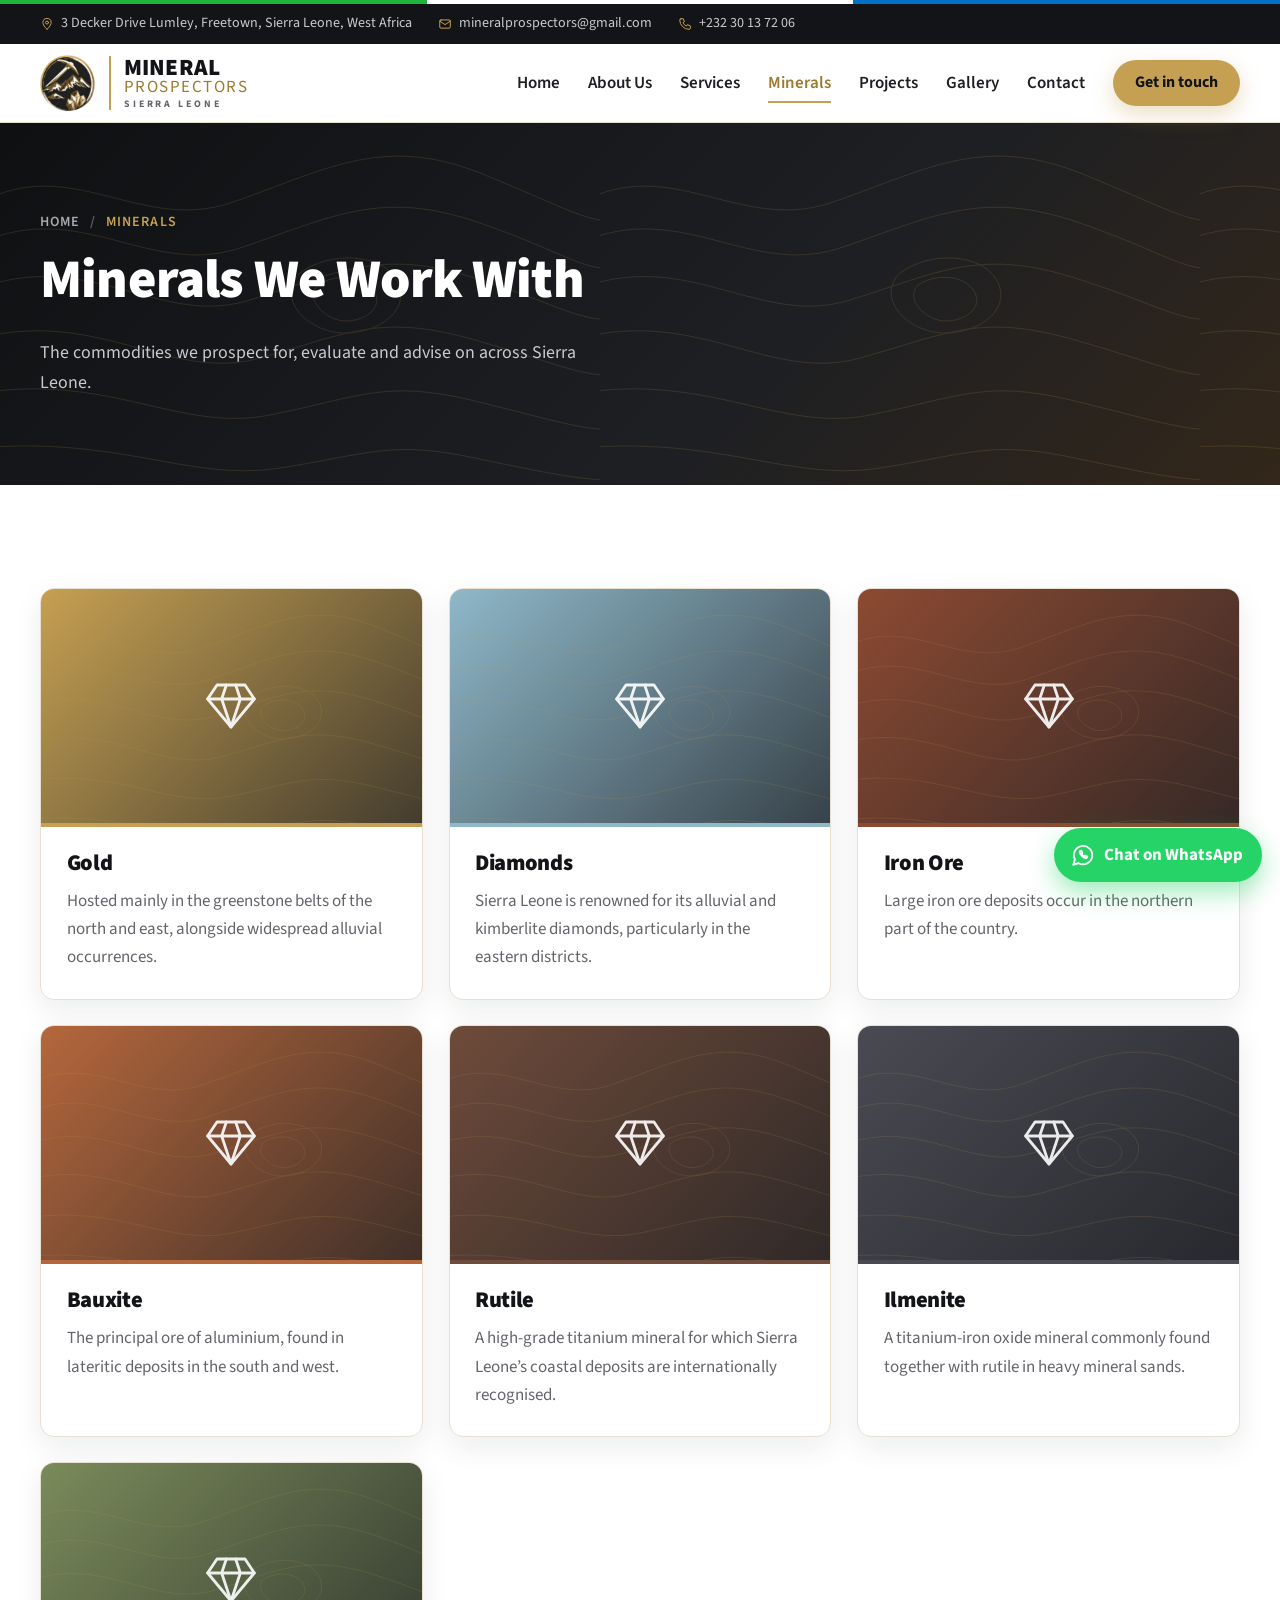
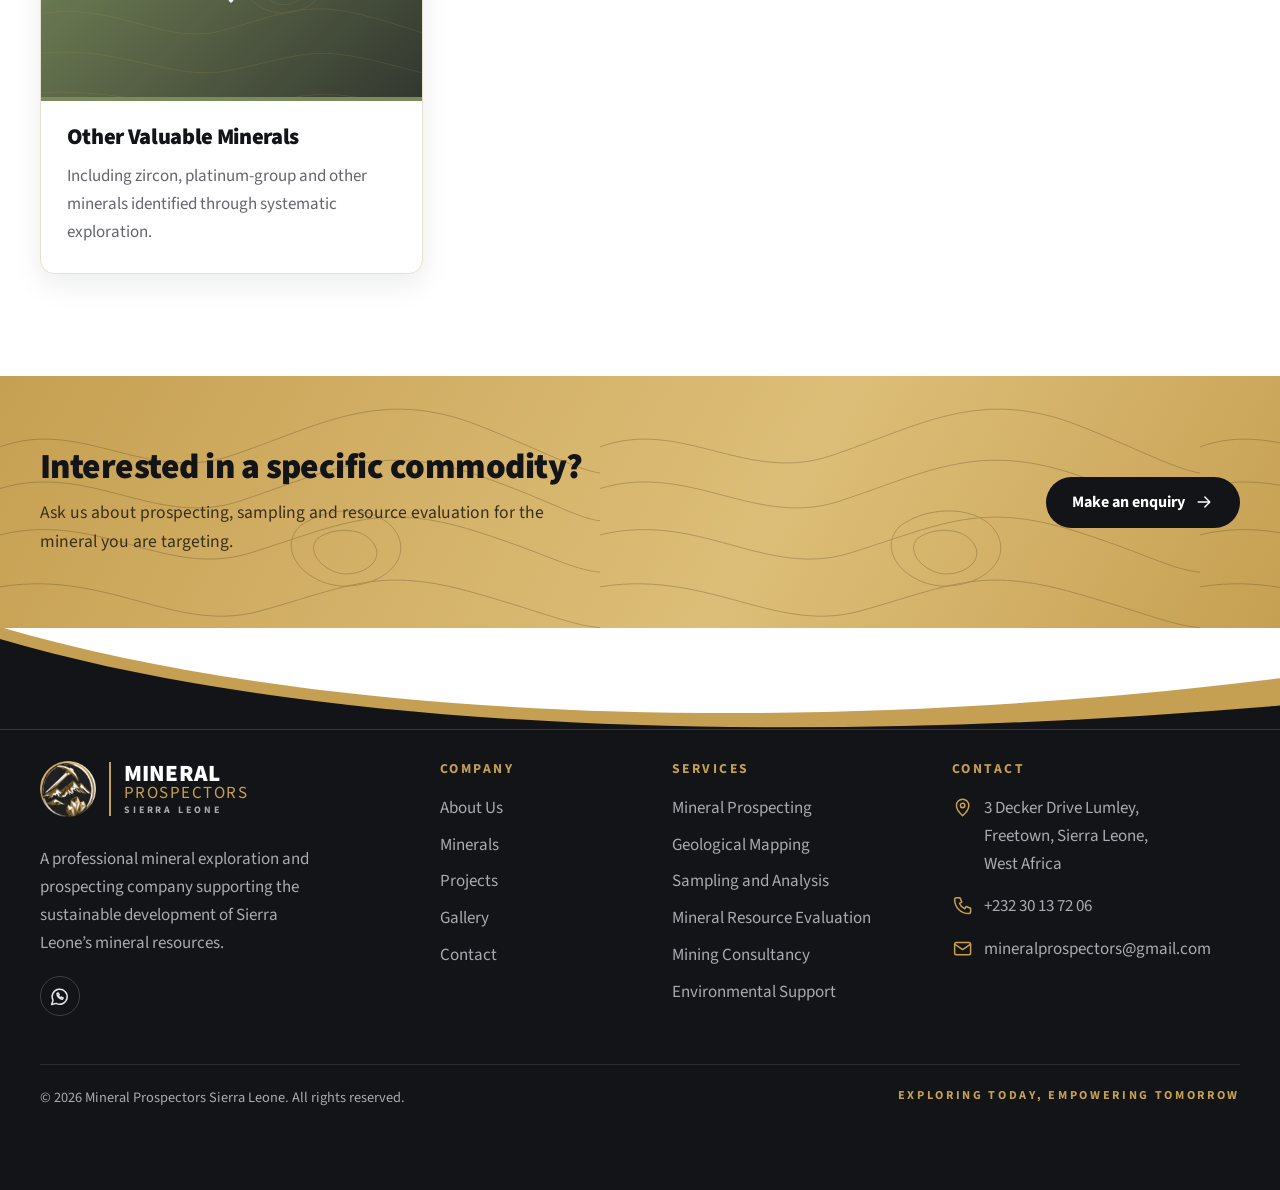
<file: minerals.html>
<!DOCTYPE html>
<html lang="en">
<head>
    <meta charset="utf-8">
    <meta name="viewport" content="width=device-width, initial-scale=1">
    <title>Minerals We Work With | Mineral Prospectors Sierra Leone</title>
    <meta name="description" content="Mineral Prospectors Sierra Leone is a professional mineral exploration and prospecting company providing geological surveys, mineral assessments and mining consultancy for local and international investors.">
    <meta name="theme-color" content="#17181B">
    <meta property="og:title" content="Minerals We Work With | Mineral Prospectors Sierra Leone">
    <meta property="og:description" content="Mineral Prospectors Sierra Leone is a professional mineral exploration and prospecting company providing geological surveys, mineral assessments and mining consultancy for local and international investors.">
    <meta property="og:type" content="website">
    <link rel="icon" type="image/png" href="assets/img/favicon.png">
    <link rel="preconnect" href="https://fonts.googleapis.com">
    <link rel="preconnect" href="https://fonts.gstatic.com" crossorigin>
    <link href="https://fonts.googleapis.com/css2?family=Source+Sans+3:wght@400;600;700;900&display=swap" rel="stylesheet">
    <link rel="stylesheet" href="https://cdn.jsdelivr.net/npm/aos@2.3.4/dist/aos.css">
    <link rel="stylesheet" href="assets/css/style.css">
</head>
<body>
<a class="skip" href="#main">Skip to content</a>
<div class="flag" aria-hidden="true"><i></i><i></i><i></i></div>

<div class="topbar">
    <div class="container topbar__in">
        <div class="topbar__info">
            <span><svg class="icon" viewBox="0 0 24 24" fill="none" stroke="currentColor" stroke-width="1.7" stroke-linecap="round" stroke-linejoin="round" aria-hidden="true"><path d="M12 21s-7-6.200-7-11.500a7 7 0 0 1 14 0C19 14.800 12 21 12 21z"/><circle cx="12" cy="9.500" r="2.500"/></svg>3 Decker Drive Lumley, Freetown, Sierra Leone, West Africa</span>            <a href="mailto:mineralprospectors@gmail.com"><svg class="icon" viewBox="0 0 24 24" fill="none" stroke="currentColor" stroke-width="1.7" stroke-linecap="round" stroke-linejoin="round" aria-hidden="true"><rect x="3" y="5" width="18" height="14" rx="2"/><path d="m3 7 9 6 9-6"/></svg>mineralprospectors@gmail.com</a>            <a href="tel:+23230137206"><svg class="icon" viewBox="0 0 24 24" fill="none" stroke="currentColor" stroke-width="1.7" stroke-linecap="round" stroke-linejoin="round" aria-hidden="true"><path d="M5 3h4l2 5-2.500 1.500a11 11 0 0 0 6 6L16 13l5 2v4a2 2 0 0 1-2 2A16 16 0 0 1 3 5a2 2 0 0 1 2-2z"/></svg>+232 30 13 72 06</a>        </div>
        <div class="topbar__right">
            <div class="topbar__social">
                            </div>
        </div>
    </div>
</div>

<header class="header" id="header">
    <div class="container header__in">
        <a class="brand" href="index.html" aria-label="Mineral Prospectors Sierra Leone — home">
            <img src="assets/img/logo.png" alt="" width="56" height="56">
            <span class="brand__text"><strong>Mineral</strong><em>Prospectors</em><small>Sierra Leone</small></span>
        </a>

        <nav class="nav" id="nav" aria-label="Main">
            <div class="nav__head"><span>Menu</span><button class="nav__close" id="navClose" type="button" aria-label="Close menu"><svg class="icon" viewBox="0 0 24 24" fill="none" stroke="currentColor" stroke-width="1.7" stroke-linecap="round" stroke-linejoin="round" aria-hidden="true"><path d="M6 6l12 12M18 6 6 18"/></svg></button></div>
                            <a href="index.html">Home</a>
                            <a href="about.html">About Us</a>
                            <a href="services.html">Services</a>
                            <a href="minerals.html" class="is-active" aria-current="page">Minerals</a>
                            <a href="projects.html">Projects</a>
                            <a href="gallery.html">Gallery</a>
                            <a href="contact.html">Contact</a>
                        <a class="btn btn--gold nav__cta" href="contact.html">Get in touch</a>
        </nav>

        <button class="burger" id="burger" aria-label="Open menu" aria-expanded="false" aria-controls="nav"><span></span><span></span><span></span></button>
    </div>
</header>

<main id="main">
    <section class="banner">
                <div class="container">
            <nav class="crumbs" aria-label="Breadcrumb"><a href="index.html">Home</a><span>/</span>Minerals</nav>
            <h1 data-aos="fade-up">Minerals We Work With</h1>
            <p data-aos="fade-up" data-aos-delay="100">The commodities we prospect for, evaluate and advise on across Sierra Leone.</p>        </div>
    </section>

<section class="section">
    <div class="container">
                <div class="grid grid--3">
                            <article class="card mineral-card" style="--m:#C6A052" data-aos="fade-up" data-aos-delay="0">
                    <div class="mineral-card__media">
                        <div class="ph " role="img" aria-label="Gold"><svg class="icon" viewBox="0 0 24 24" fill="none" stroke="currentColor" stroke-width="1.7" stroke-linecap="round" stroke-linejoin="round" aria-hidden="true"><path d="M6 3h12l4 6-10 12L2 9z"/><path d="M2 9h20M10 3 8 9l4 12 4-12-2-6"/></svg></div>                    </div>
                    <div class="mineral-card__body">
                        <h2>Gold</h2>
                        <p>Hosted mainly in the greenstone belts of the north and east, alongside widespread alluvial occurrences.</p>
                    </div>
                </article>
                            <article class="card mineral-card" style="--m:#8FB8C9" data-aos="fade-up" data-aos-delay="100">
                    <div class="mineral-card__media">
                        <div class="ph " role="img" aria-label="Diamonds"><svg class="icon" viewBox="0 0 24 24" fill="none" stroke="currentColor" stroke-width="1.7" stroke-linecap="round" stroke-linejoin="round" aria-hidden="true"><path d="M6 3h12l4 6-10 12L2 9z"/><path d="M2 9h20M10 3 8 9l4 12 4-12-2-6"/></svg></div>                    </div>
                    <div class="mineral-card__body">
                        <h2>Diamonds</h2>
                        <p>Sierra Leone is renowned for its alluvial and kimberlite diamonds, particularly in the eastern districts.</p>
                    </div>
                </article>
                            <article class="card mineral-card" style="--m:#8C4A32" data-aos="fade-up" data-aos-delay="200">
                    <div class="mineral-card__media">
                        <div class="ph " role="img" aria-label="Iron Ore"><svg class="icon" viewBox="0 0 24 24" fill="none" stroke="currentColor" stroke-width="1.7" stroke-linecap="round" stroke-linejoin="round" aria-hidden="true"><path d="M6 3h12l4 6-10 12L2 9z"/><path d="M2 9h20M10 3 8 9l4 12 4-12-2-6"/></svg></div>                    </div>
                    <div class="mineral-card__body">
                        <h2>Iron Ore</h2>
                        <p>Large iron ore deposits occur in the northern part of the country.</p>
                    </div>
                </article>
                            <article class="card mineral-card" style="--m:#B5673C" data-aos="fade-up" data-aos-delay="0">
                    <div class="mineral-card__media">
                        <div class="ph " role="img" aria-label="Bauxite"><svg class="icon" viewBox="0 0 24 24" fill="none" stroke="currentColor" stroke-width="1.7" stroke-linecap="round" stroke-linejoin="round" aria-hidden="true"><path d="M6 3h12l4 6-10 12L2 9z"/><path d="M2 9h20M10 3 8 9l4 12 4-12-2-6"/></svg></div>                    </div>
                    <div class="mineral-card__body">
                        <h2>Bauxite</h2>
                        <p>The principal ore of aluminium, found in lateritic deposits in the south and west.</p>
                    </div>
                </article>
                            <article class="card mineral-card" style="--m:#6E4B3A" data-aos="fade-up" data-aos-delay="100">
                    <div class="mineral-card__media">
                        <div class="ph " role="img" aria-label="Rutile"><svg class="icon" viewBox="0 0 24 24" fill="none" stroke="currentColor" stroke-width="1.7" stroke-linecap="round" stroke-linejoin="round" aria-hidden="true"><path d="M6 3h12l4 6-10 12L2 9z"/><path d="M2 9h20M10 3 8 9l4 12 4-12-2-6"/></svg></div>                    </div>
                    <div class="mineral-card__body">
                        <h2>Rutile</h2>
                        <p>A high-grade titanium mineral for which Sierra Leone’s coastal deposits are internationally recognised.</p>
                    </div>
                </article>
                            <article class="card mineral-card" style="--m:#4A4A52" data-aos="fade-up" data-aos-delay="200">
                    <div class="mineral-card__media">
                        <div class="ph " role="img" aria-label="Ilmenite"><svg class="icon" viewBox="0 0 24 24" fill="none" stroke="currentColor" stroke-width="1.7" stroke-linecap="round" stroke-linejoin="round" aria-hidden="true"><path d="M6 3h12l4 6-10 12L2 9z"/><path d="M2 9h20M10 3 8 9l4 12 4-12-2-6"/></svg></div>                    </div>
                    <div class="mineral-card__body">
                        <h2>Ilmenite</h2>
                        <p>A titanium-iron oxide mineral commonly found together with rutile in heavy mineral sands.</p>
                    </div>
                </article>
                            <article class="card mineral-card" style="--m:#7A8B5A" data-aos="fade-up" data-aos-delay="0">
                    <div class="mineral-card__media">
                        <div class="ph " role="img" aria-label="Other Valuable Minerals"><svg class="icon" viewBox="0 0 24 24" fill="none" stroke="currentColor" stroke-width="1.7" stroke-linecap="round" stroke-linejoin="round" aria-hidden="true"><path d="M6 3h12l4 6-10 12L2 9z"/><path d="M2 9h20M10 3 8 9l4 12 4-12-2-6"/></svg></div>                    </div>
                    <div class="mineral-card__body">
                        <h2>Other Valuable Minerals</h2>
                        <p>Including zircon, platinum-group and other minerals identified through systematic exploration.</p>
                    </div>
                </article>
                    </div>
    </div>
</section>

<section class="cta">
    <div class="container cta__in" data-aos="fade-up">
        <div>
            <h2>Interested in a specific commodity?</h2>
            <p>Ask us about prospecting, sampling and resource evaluation for the mineral you are targeting.</p>
        </div>
        <div class="cta__actions">
            <a class="btn btn--dark" href="contact.html">Make an enquiry<svg class="icon" viewBox="0 0 24 24" fill="none" stroke="currentColor" stroke-width="1.7" stroke-linecap="round" stroke-linejoin="round" aria-hidden="true"><path d="M5 12h14M13 6l6 6-6 6"/></svg></a>
        </div>
    </div>
</section>

</main>

<footer class="footer">
    <svg class="footer__curve" viewBox="0 0 1440 120" preserveAspectRatio="none" aria-hidden="true">
        <path class="c-gold" d="M0 0c360 110 900 130 1440 60v60H0z"/>
        <path class="c-dark" d="M0 14c360 110 900 126 1440 78v28H0z"/>
    </svg>
    <div class="footer__body">
        <div class="container footer__grid">
            <div class="footer__brand">
                <a class="brand brand--light" href="index.html">
                    <img src="assets/img/logo.png" alt="" width="56" height="56" loading="lazy">
                    <span class="brand__text"><strong>Mineral</strong><em>Prospectors</em><small>Sierra Leone</small></span>
                </a>
                <p>A professional mineral exploration and prospecting company supporting the sustainable development of Sierra Leone’s mineral resources.</p>
                <div class="social">
                                        <a href="https://wa.me/231770143670?text=Hello%20Mineral%20Prospectors%2C%20I%20would%20like%20to%20make%20an%20enquiry." target="_blank" rel="noopener" aria-label="WhatsApp"><svg class="icon" viewBox="0 0 24 24" fill="none" stroke="currentColor" stroke-width="1.7" stroke-linecap="round" stroke-linejoin="round" aria-hidden="true"><path d="m3 21 1.600-4.800A8.500 8.500 0 1 1 8 19.600z"/><path d="M9 8.500c0 3 2.500 6 6 6.500l1-1.500-2-1-1 .8c-1-.5-1.800-1.300-2.300-2.300l.8-1-1-2z"/></svg></a>                </div>
            </div>

            <div>
                <h3>Company</h3>
                <ul class="footer__links">
                    <li><a href="about.html">About Us</a></li>
                    <li><a href="minerals.html">Minerals</a></li>
                    <li><a href="projects.html">Projects</a></li>
                    <li><a href="gallery.html">Gallery</a></li>
                    <li><a href="contact.html">Contact</a></li>
                </ul>
            </div>

            <div>
                <h3>Services</h3>
                <ul class="footer__links">
                                            <li><a href="services.html">Mineral Prospecting</a></li>
                                            <li><a href="services.html">Geological Mapping</a></li>
                                            <li><a href="services.html">Sampling and Analysis</a></li>
                                            <li><a href="services.html">Mineral Resource Evaluation</a></li>
                                            <li><a href="services.html">Mining Consultancy</a></li>
                                            <li><a href="services.html">Environmental Support</a></li>
                                    </ul>
            </div>

            <div>
                <h3>Contact</h3>
                <ul class="footer__contact">
                    <li><svg class="icon" viewBox="0 0 24 24" fill="none" stroke="currentColor" stroke-width="1.7" stroke-linecap="round" stroke-linejoin="round" aria-hidden="true"><path d="M12 21s-7-6.200-7-11.500a7 7 0 0 1 14 0C19 14.800 12 21 12 21z"/><circle cx="12" cy="9.500" r="2.500"/></svg><span>3 Decker Drive Lumley,<br />
Freetown, Sierra Leone,<br />
West Africa</span></li>                    <li><svg class="icon" viewBox="0 0 24 24" fill="none" stroke="currentColor" stroke-width="1.7" stroke-linecap="round" stroke-linejoin="round" aria-hidden="true"><path d="M5 3h4l2 5-2.500 1.500a11 11 0 0 0 6 6L16 13l5 2v4a2 2 0 0 1-2 2A16 16 0 0 1 3 5a2 2 0 0 1 2-2z"/></svg><a href="tel:+23230137206">+232 30 13 72 06</a></li>                    <li><svg class="icon" viewBox="0 0 24 24" fill="none" stroke="currentColor" stroke-width="1.7" stroke-linecap="round" stroke-linejoin="round" aria-hidden="true"><rect x="3" y="5" width="18" height="14" rx="2"/><path d="m3 7 9 6 9-6"/></svg><a href="mailto:mineralprospectors@gmail.com">mineralprospectors@gmail.com</a></li>                </ul>
            </div>
        </div>

        <div class="container footer__bottom">
            <span>&copy; 2026 Mineral Prospectors Sierra Leone. All rights reserved.</span>
            <span class="footer__slogan">Exploring Today, Empowering Tomorrow</span>
        </div>
    </div>
</footer>

    <a class="wa-float" href="https://wa.me/231770143670?text=Hello%20Mineral%20Prospectors%2C%20I%20would%20like%20to%20make%20an%20enquiry." target="_blank" rel="noopener" aria-label="Chat with us on WhatsApp">
        <svg class="icon" viewBox="0 0 24 24" fill="none" stroke="currentColor" stroke-width="1.7" stroke-linecap="round" stroke-linejoin="round" aria-hidden="true"><path d="m3 21 1.600-4.800A8.500 8.500 0 1 1 8 19.600z"/><path d="M9 8.500c0 3 2.500 6 6 6.500l1-1.500-2-1-1 .8c-1-.5-1.800-1.300-2.300-2.300l.8-1-1-2z"/></svg><span>Chat on WhatsApp</span>
    </a>
<button class="to-top" id="toTop" aria-label="Back to top"><svg class="icon" viewBox="0 0 24 24" fill="none" stroke="currentColor" stroke-width="1.7" stroke-linecap="round" stroke-linejoin="round" aria-hidden="true"><path d="M5 12h14M13 6l6 6-6 6"/></svg></button>

<script src="https://cdn.jsdelivr.net/npm/aos@2.3.4/dist/aos.js" defer></script>
<script src="assets/js/main.js" defer></script>
<script src="assets/js/static.js" defer></script>
</body>
</html>
</file>
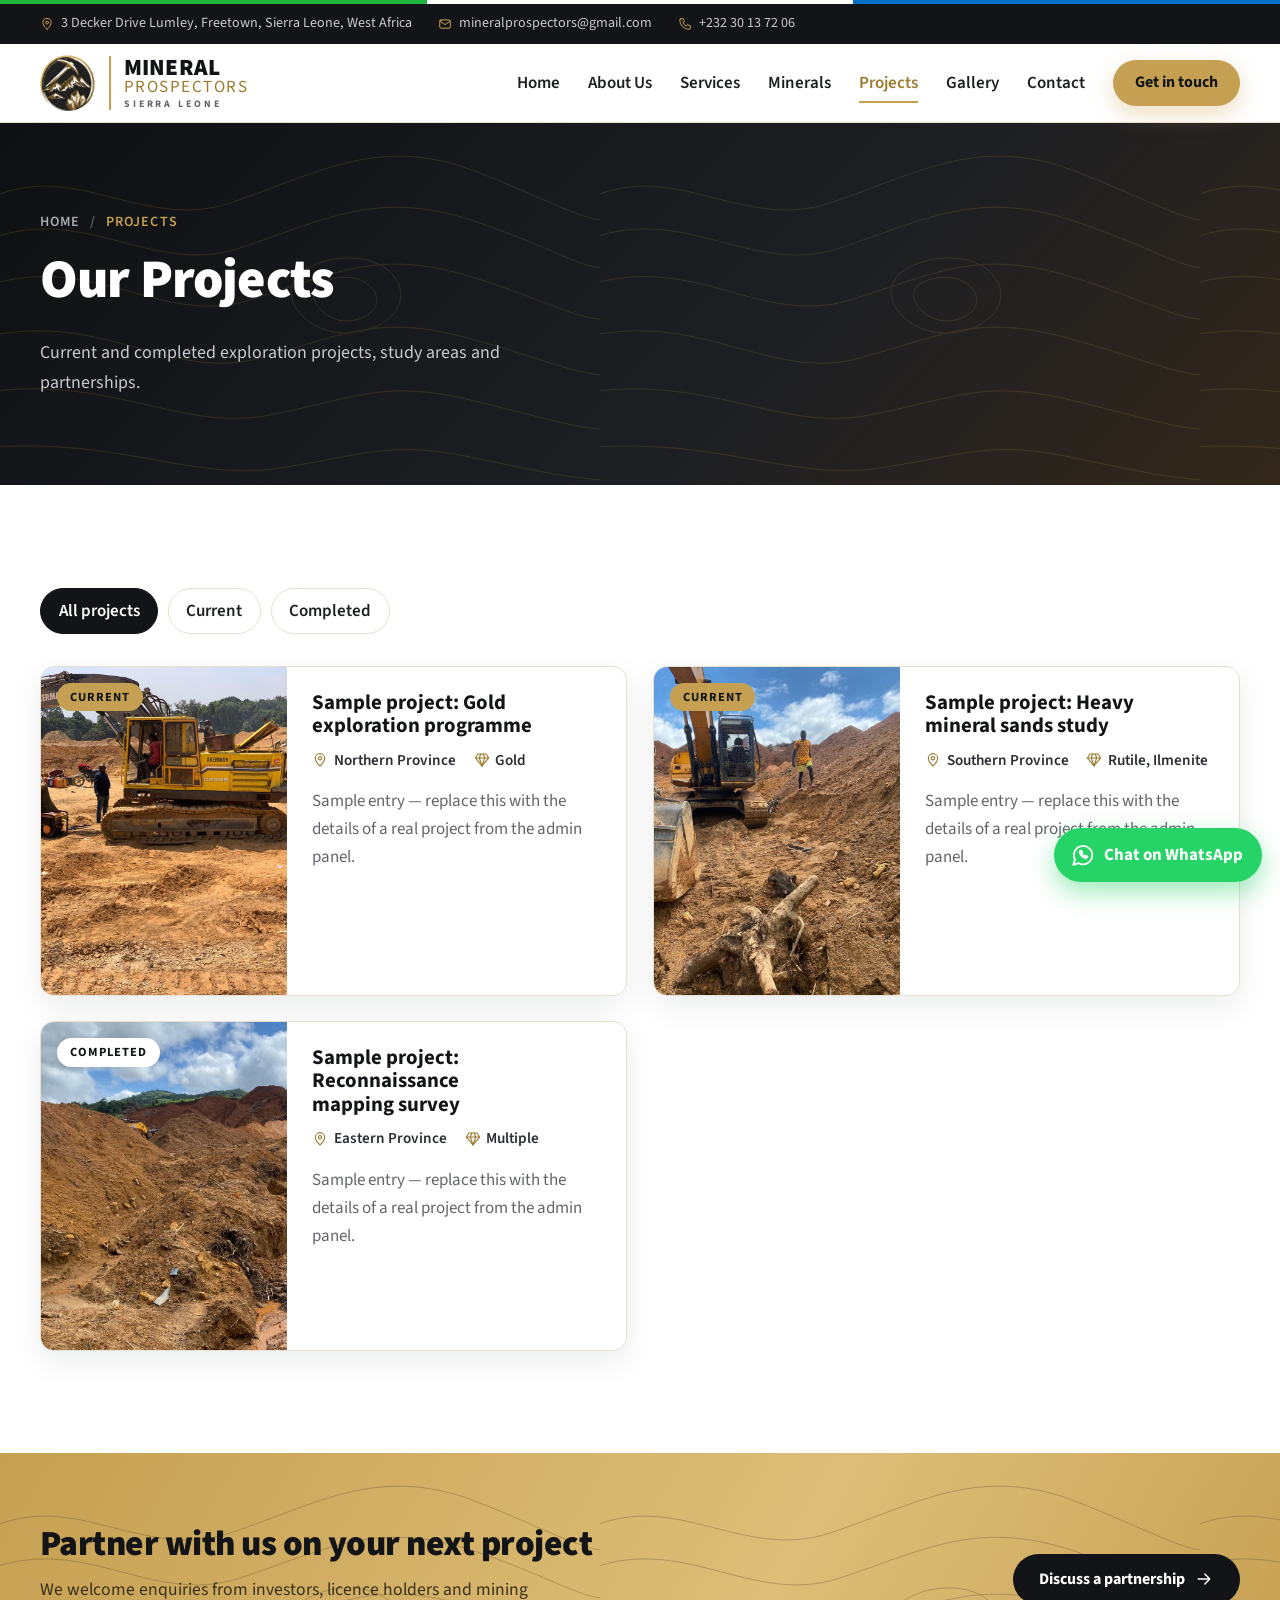
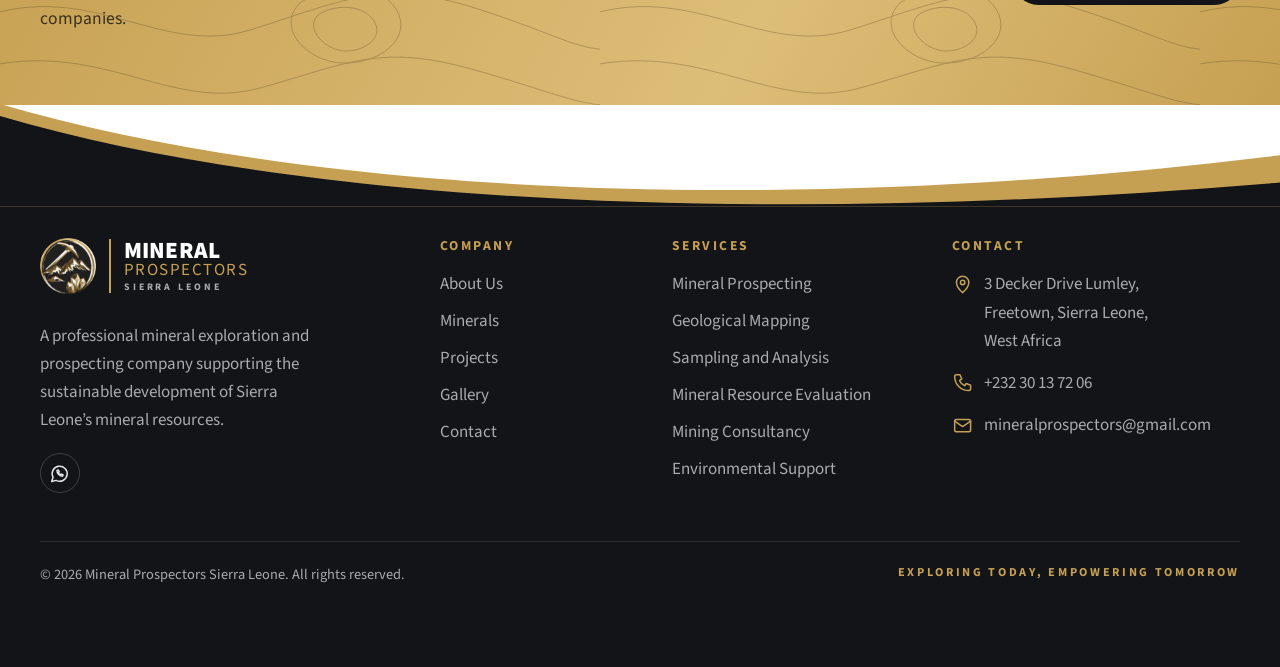
<file: projects.html>
<!DOCTYPE html>
<html lang="en">
<head>
    <meta charset="utf-8">
    <meta name="viewport" content="width=device-width, initial-scale=1">
    <title>Projects | Mineral Prospectors Sierra Leone</title>
    <meta name="description" content="Mineral Prospectors Sierra Leone is a professional mineral exploration and prospecting company providing geological surveys, mineral assessments and mining consultancy for local and international investors.">
    <meta name="theme-color" content="#17181B">
    <meta property="og:title" content="Projects | Mineral Prospectors Sierra Leone">
    <meta property="og:description" content="Mineral Prospectors Sierra Leone is a professional mineral exploration and prospecting company providing geological surveys, mineral assessments and mining consultancy for local and international investors.">
    <meta property="og:type" content="website">
    <link rel="icon" type="image/png" href="assets/img/favicon.png">
    <link rel="preconnect" href="https://fonts.googleapis.com">
    <link rel="preconnect" href="https://fonts.gstatic.com" crossorigin>
    <link href="https://fonts.googleapis.com/css2?family=Source+Sans+3:wght@400;600;700;900&display=swap" rel="stylesheet">
    <link rel="stylesheet" href="https://cdn.jsdelivr.net/npm/aos@2.3.4/dist/aos.css">
    <link rel="stylesheet" href="assets/css/style.css">
</head>
<body>
<a class="skip" href="#main">Skip to content</a>
<div class="flag" aria-hidden="true"><i></i><i></i><i></i></div>

<div class="topbar">
    <div class="container topbar__in">
        <div class="topbar__info">
            <span><svg class="icon" viewBox="0 0 24 24" fill="none" stroke="currentColor" stroke-width="1.7" stroke-linecap="round" stroke-linejoin="round" aria-hidden="true"><path d="M12 21s-7-6.200-7-11.500a7 7 0 0 1 14 0C19 14.800 12 21 12 21z"/><circle cx="12" cy="9.500" r="2.500"/></svg>3 Decker Drive Lumley, Freetown, Sierra Leone, West Africa</span>            <a href="mailto:mineralprospectors@gmail.com"><svg class="icon" viewBox="0 0 24 24" fill="none" stroke="currentColor" stroke-width="1.7" stroke-linecap="round" stroke-linejoin="round" aria-hidden="true"><rect x="3" y="5" width="18" height="14" rx="2"/><path d="m3 7 9 6 9-6"/></svg>mineralprospectors@gmail.com</a>            <a href="tel:+23230137206"><svg class="icon" viewBox="0 0 24 24" fill="none" stroke="currentColor" stroke-width="1.7" stroke-linecap="round" stroke-linejoin="round" aria-hidden="true"><path d="M5 3h4l2 5-2.500 1.500a11 11 0 0 0 6 6L16 13l5 2v4a2 2 0 0 1-2 2A16 16 0 0 1 3 5a2 2 0 0 1 2-2z"/></svg>+232 30 13 72 06</a>        </div>
        <div class="topbar__right">
            <div class="topbar__social">
                            </div>
        </div>
    </div>
</div>

<header class="header" id="header">
    <div class="container header__in">
        <a class="brand" href="index.html" aria-label="Mineral Prospectors Sierra Leone — home">
            <img src="assets/img/logo.png" alt="" width="56" height="56">
            <span class="brand__text"><strong>Mineral</strong><em>Prospectors</em><small>Sierra Leone</small></span>
        </a>

        <nav class="nav" id="nav" aria-label="Main">
            <div class="nav__head"><span>Menu</span><button class="nav__close" id="navClose" type="button" aria-label="Close menu"><svg class="icon" viewBox="0 0 24 24" fill="none" stroke="currentColor" stroke-width="1.7" stroke-linecap="round" stroke-linejoin="round" aria-hidden="true"><path d="M6 6l12 12M18 6 6 18"/></svg></button></div>
                            <a href="index.html">Home</a>
                            <a href="about.html">About Us</a>
                            <a href="services.html">Services</a>
                            <a href="minerals.html">Minerals</a>
                            <a href="projects.html" class="is-active" aria-current="page">Projects</a>
                            <a href="gallery.html">Gallery</a>
                            <a href="contact.html">Contact</a>
                        <a class="btn btn--gold nav__cta" href="contact.html">Get in touch</a>
        </nav>

        <button class="burger" id="burger" aria-label="Open menu" aria-expanded="false" aria-controls="nav"><span></span><span></span><span></span></button>
    </div>
</header>

<main id="main">
    <section class="banner">
                <div class="container">
            <nav class="crumbs" aria-label="Breadcrumb"><a href="index.html">Home</a><span>/</span>Projects</nav>
            <h1 data-aos="fade-up">Our Projects</h1>
            <p data-aos="fade-up" data-aos-delay="100">Current and completed exploration projects, study areas and partnerships.</p>        </div>
    </section>

<section class="section">
    <div class="container">
                    <div class="filters" role="group" aria-label="Filter projects" data-filter-group="project">
                <button class="chip is-active" data-filter="all">All projects</button>
                <button class="chip" data-filter="current">Current</button>
                <button class="chip" data-filter="completed">Completed</button>
            </div>
            <div class="grid grid--2">
                                    <article class="card project project--wide" data-filter-item="project" data-category="current" data-aos="fade-up" data-aos-delay="0">
                        <div class="project__media">
                            <img class="" src="uploads/20261009-3a8f583839b55566.jpg" alt="Sample project: Gold exploration programme" loading="lazy">                            <span class="tag tag--current">Current</span>
                        </div>
                        <div class="project__body">
                            <h2>Sample project: Gold exploration programme</h2>
                            <ul class="meta">
                                <li><svg class="icon" viewBox="0 0 24 24" fill="none" stroke="currentColor" stroke-width="1.7" stroke-linecap="round" stroke-linejoin="round" aria-hidden="true"><path d="M12 21s-7-6.200-7-11.500a7 7 0 0 1 14 0C19 14.800 12 21 12 21z"/><circle cx="12" cy="9.500" r="2.500"/></svg>Northern Province</li>                                <li><svg class="icon" viewBox="0 0 24 24" fill="none" stroke="currentColor" stroke-width="1.7" stroke-linecap="round" stroke-linejoin="round" aria-hidden="true"><path d="M6 3h12l4 6-10 12L2 9z"/><path d="M2 9h20M10 3 8 9l4 12 4-12-2-6"/></svg>Gold</li>                                                                                            </ul>
                            <p>Sample entry — replace this with the details of a real project from the admin panel.</p>                        </div>
                    </article>
                                    <article class="card project project--wide" data-filter-item="project" data-category="current" data-aos="fade-up" data-aos-delay="100">
                        <div class="project__media">
                            <img class="" src="uploads/20261009-cfaba55e94807777.jpg" alt="Sample project: Heavy mineral sands study" loading="lazy">                            <span class="tag tag--current">Current</span>
                        </div>
                        <div class="project__body">
                            <h2>Sample project: Heavy mineral sands study</h2>
                            <ul class="meta">
                                <li><svg class="icon" viewBox="0 0 24 24" fill="none" stroke="currentColor" stroke-width="1.7" stroke-linecap="round" stroke-linejoin="round" aria-hidden="true"><path d="M12 21s-7-6.200-7-11.500a7 7 0 0 1 14 0C19 14.800 12 21 12 21z"/><circle cx="12" cy="9.500" r="2.500"/></svg>Southern Province</li>                                <li><svg class="icon" viewBox="0 0 24 24" fill="none" stroke="currentColor" stroke-width="1.7" stroke-linecap="round" stroke-linejoin="round" aria-hidden="true"><path d="M6 3h12l4 6-10 12L2 9z"/><path d="M2 9h20M10 3 8 9l4 12 4-12-2-6"/></svg>Rutile, Ilmenite</li>                                                                                            </ul>
                            <p>Sample entry — replace this with the details of a real project from the admin panel.</p>                        </div>
                    </article>
                                    <article class="card project project--wide" data-filter-item="project" data-category="completed" data-aos="fade-up" data-aos-delay="0">
                        <div class="project__media">
                            <img class="" src="uploads/20261009-09189d1b3547363b.jpg" alt="Sample project: Reconnaissance mapping survey" loading="lazy">                            <span class="tag tag--completed">Completed</span>
                        </div>
                        <div class="project__body">
                            <h2>Sample project: Reconnaissance mapping survey</h2>
                            <ul class="meta">
                                <li><svg class="icon" viewBox="0 0 24 24" fill="none" stroke="currentColor" stroke-width="1.7" stroke-linecap="round" stroke-linejoin="round" aria-hidden="true"><path d="M12 21s-7-6.200-7-11.500a7 7 0 0 1 14 0C19 14.800 12 21 12 21z"/><circle cx="12" cy="9.500" r="2.500"/></svg>Eastern Province</li>                                <li><svg class="icon" viewBox="0 0 24 24" fill="none" stroke="currentColor" stroke-width="1.7" stroke-linecap="round" stroke-linejoin="round" aria-hidden="true"><path d="M6 3h12l4 6-10 12L2 9z"/><path d="M2 9h20M10 3 8 9l4 12 4-12-2-6"/></svg>Multiple</li>                                                                                            </ul>
                            <p>Sample entry — replace this with the details of a real project from the admin panel.</p>                        </div>
                    </article>
                            </div>
            </div>
</section>

<section class="cta">
    <div class="container cta__in" data-aos="fade-up">
        <div>
            <h2>Partner with us on your next project</h2>
            <p>We welcome enquiries from investors, licence holders and mining companies.</p>
        </div>
        <div class="cta__actions">
            <a class="btn btn--dark" href="contact.html">Discuss a partnership<svg class="icon" viewBox="0 0 24 24" fill="none" stroke="currentColor" stroke-width="1.7" stroke-linecap="round" stroke-linejoin="round" aria-hidden="true"><path d="M5 12h14M13 6l6 6-6 6"/></svg></a>
        </div>
    </div>
</section>

</main>

<footer class="footer">
    <svg class="footer__curve" viewBox="0 0 1440 120" preserveAspectRatio="none" aria-hidden="true">
        <path class="c-gold" d="M0 0c360 110 900 130 1440 60v60H0z"/>
        <path class="c-dark" d="M0 14c360 110 900 126 1440 78v28H0z"/>
    </svg>
    <div class="footer__body">
        <div class="container footer__grid">
            <div class="footer__brand">
                <a class="brand brand--light" href="index.html">
                    <img src="assets/img/logo.png" alt="" width="56" height="56" loading="lazy">
                    <span class="brand__text"><strong>Mineral</strong><em>Prospectors</em><small>Sierra Leone</small></span>
                </a>
                <p>A professional mineral exploration and prospecting company supporting the sustainable development of Sierra Leone’s mineral resources.</p>
                <div class="social">
                                        <a href="https://wa.me/231770143670?text=Hello%20Mineral%20Prospectors%2C%20I%20would%20like%20to%20make%20an%20enquiry." target="_blank" rel="noopener" aria-label="WhatsApp"><svg class="icon" viewBox="0 0 24 24" fill="none" stroke="currentColor" stroke-width="1.7" stroke-linecap="round" stroke-linejoin="round" aria-hidden="true"><path d="m3 21 1.600-4.800A8.500 8.500 0 1 1 8 19.600z"/><path d="M9 8.500c0 3 2.500 6 6 6.500l1-1.500-2-1-1 .8c-1-.5-1.800-1.300-2.300-2.300l.8-1-1-2z"/></svg></a>                </div>
            </div>

            <div>
                <h3>Company</h3>
                <ul class="footer__links">
                    <li><a href="about.html">About Us</a></li>
                    <li><a href="minerals.html">Minerals</a></li>
                    <li><a href="projects.html">Projects</a></li>
                    <li><a href="gallery.html">Gallery</a></li>
                    <li><a href="contact.html">Contact</a></li>
                </ul>
            </div>

            <div>
                <h3>Services</h3>
                <ul class="footer__links">
                                            <li><a href="services.html">Mineral Prospecting</a></li>
                                            <li><a href="services.html">Geological Mapping</a></li>
                                            <li><a href="services.html">Sampling and Analysis</a></li>
                                            <li><a href="services.html">Mineral Resource Evaluation</a></li>
                                            <li><a href="services.html">Mining Consultancy</a></li>
                                            <li><a href="services.html">Environmental Support</a></li>
                                    </ul>
            </div>

            <div>
                <h3>Contact</h3>
                <ul class="footer__contact">
                    <li><svg class="icon" viewBox="0 0 24 24" fill="none" stroke="currentColor" stroke-width="1.7" stroke-linecap="round" stroke-linejoin="round" aria-hidden="true"><path d="M12 21s-7-6.200-7-11.500a7 7 0 0 1 14 0C19 14.800 12 21 12 21z"/><circle cx="12" cy="9.500" r="2.500"/></svg><span>3 Decker Drive Lumley,<br />
Freetown, Sierra Leone,<br />
West Africa</span></li>                    <li><svg class="icon" viewBox="0 0 24 24" fill="none" stroke="currentColor" stroke-width="1.7" stroke-linecap="round" stroke-linejoin="round" aria-hidden="true"><path d="M5 3h4l2 5-2.500 1.500a11 11 0 0 0 6 6L16 13l5 2v4a2 2 0 0 1-2 2A16 16 0 0 1 3 5a2 2 0 0 1 2-2z"/></svg><a href="tel:+23230137206">+232 30 13 72 06</a></li>                    <li><svg class="icon" viewBox="0 0 24 24" fill="none" stroke="currentColor" stroke-width="1.7" stroke-linecap="round" stroke-linejoin="round" aria-hidden="true"><rect x="3" y="5" width="18" height="14" rx="2"/><path d="m3 7 9 6 9-6"/></svg><a href="mailto:mineralprospectors@gmail.com">mineralprospectors@gmail.com</a></li>                </ul>
            </div>
        </div>

        <div class="container footer__bottom">
            <span>&copy; 2026 Mineral Prospectors Sierra Leone. All rights reserved.</span>
            <span class="footer__slogan">Exploring Today, Empowering Tomorrow</span>
        </div>
    </div>
</footer>

    <a class="wa-float" href="https://wa.me/231770143670?text=Hello%20Mineral%20Prospectors%2C%20I%20would%20like%20to%20make%20an%20enquiry." target="_blank" rel="noopener" aria-label="Chat with us on WhatsApp">
        <svg class="icon" viewBox="0 0 24 24" fill="none" stroke="currentColor" stroke-width="1.7" stroke-linecap="round" stroke-linejoin="round" aria-hidden="true"><path d="m3 21 1.600-4.800A8.500 8.500 0 1 1 8 19.600z"/><path d="M9 8.500c0 3 2.500 6 6 6.500l1-1.500-2-1-1 .8c-1-.5-1.800-1.300-2.300-2.300l.8-1-1-2z"/></svg><span>Chat on WhatsApp</span>
    </a>
<button class="to-top" id="toTop" aria-label="Back to top"><svg class="icon" viewBox="0 0 24 24" fill="none" stroke="currentColor" stroke-width="1.7" stroke-linecap="round" stroke-linejoin="round" aria-hidden="true"><path d="M5 12h14M13 6l6 6-6 6"/></svg></button>

<script src="https://cdn.jsdelivr.net/npm/aos@2.3.4/dist/aos.js" defer></script>
<script src="assets/js/main.js" defer></script>
<script src="assets/js/static.js" defer></script>
</body>
</html>
</file>
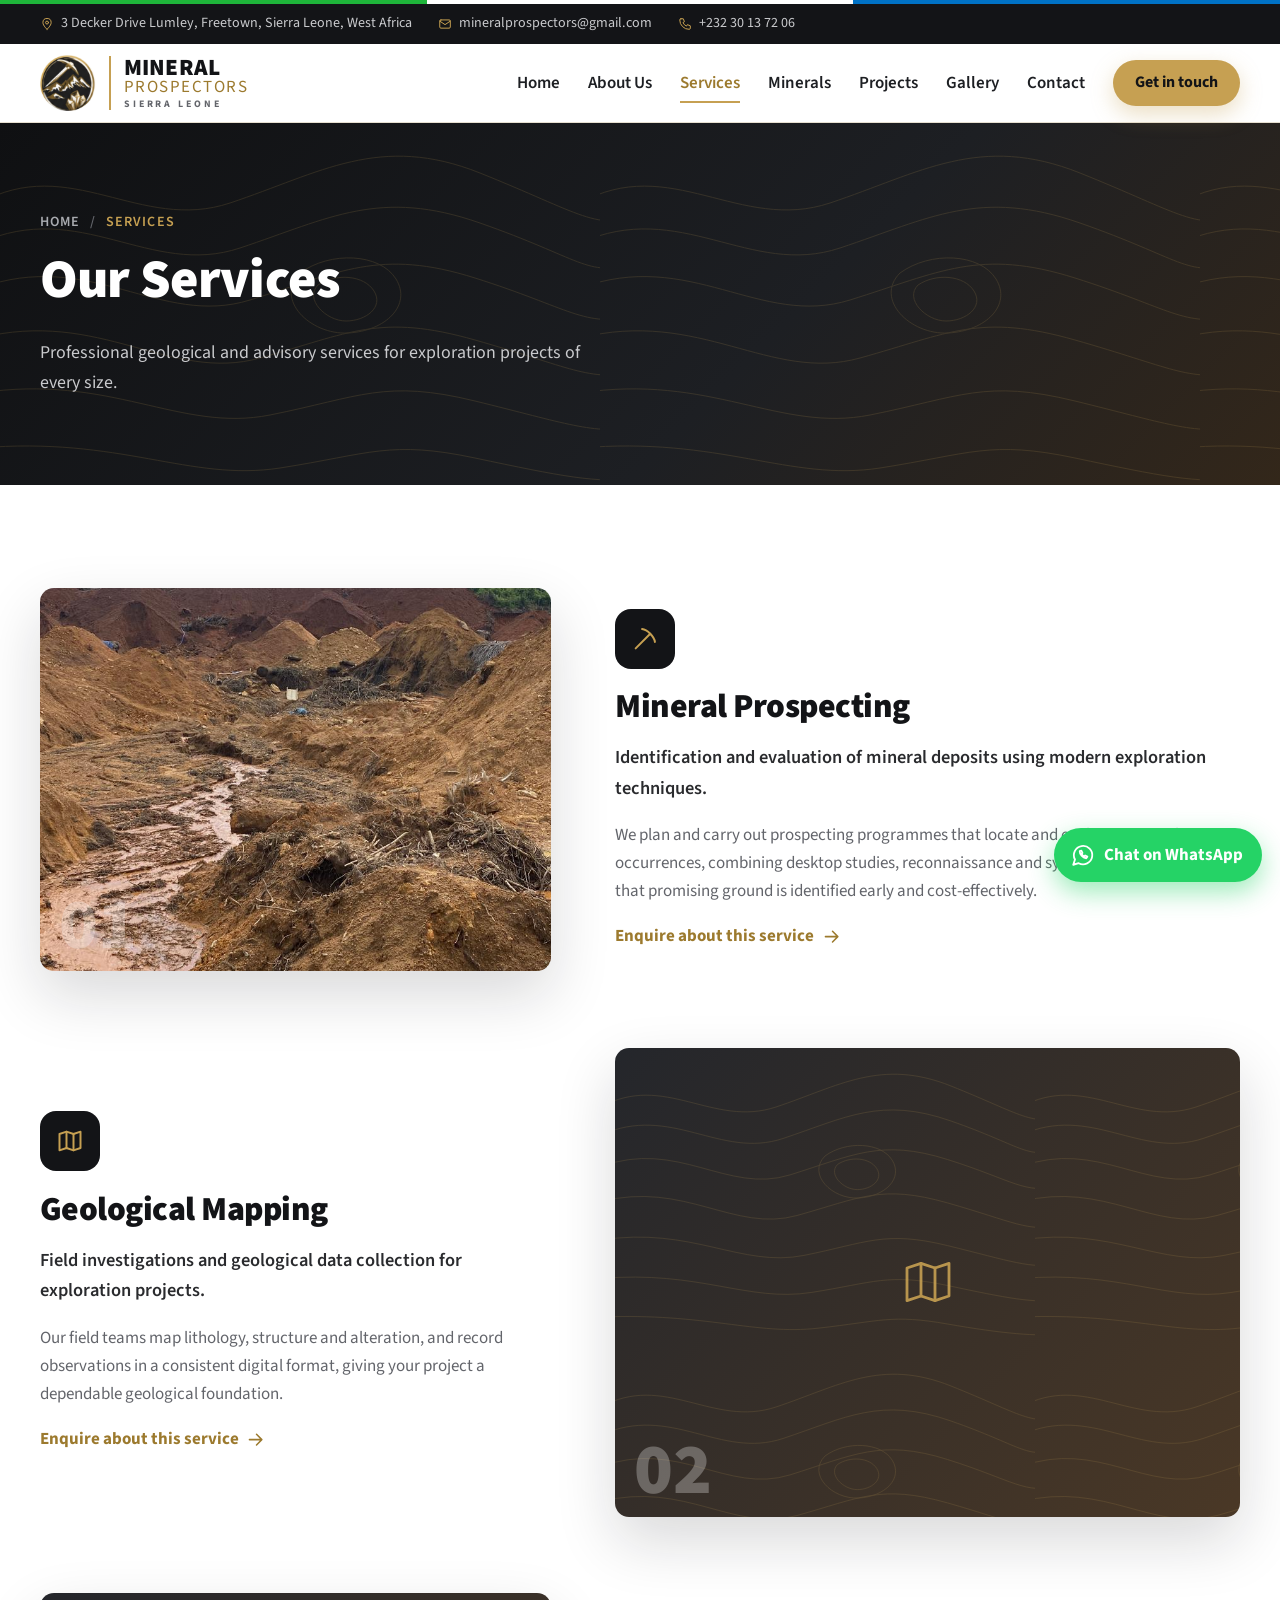
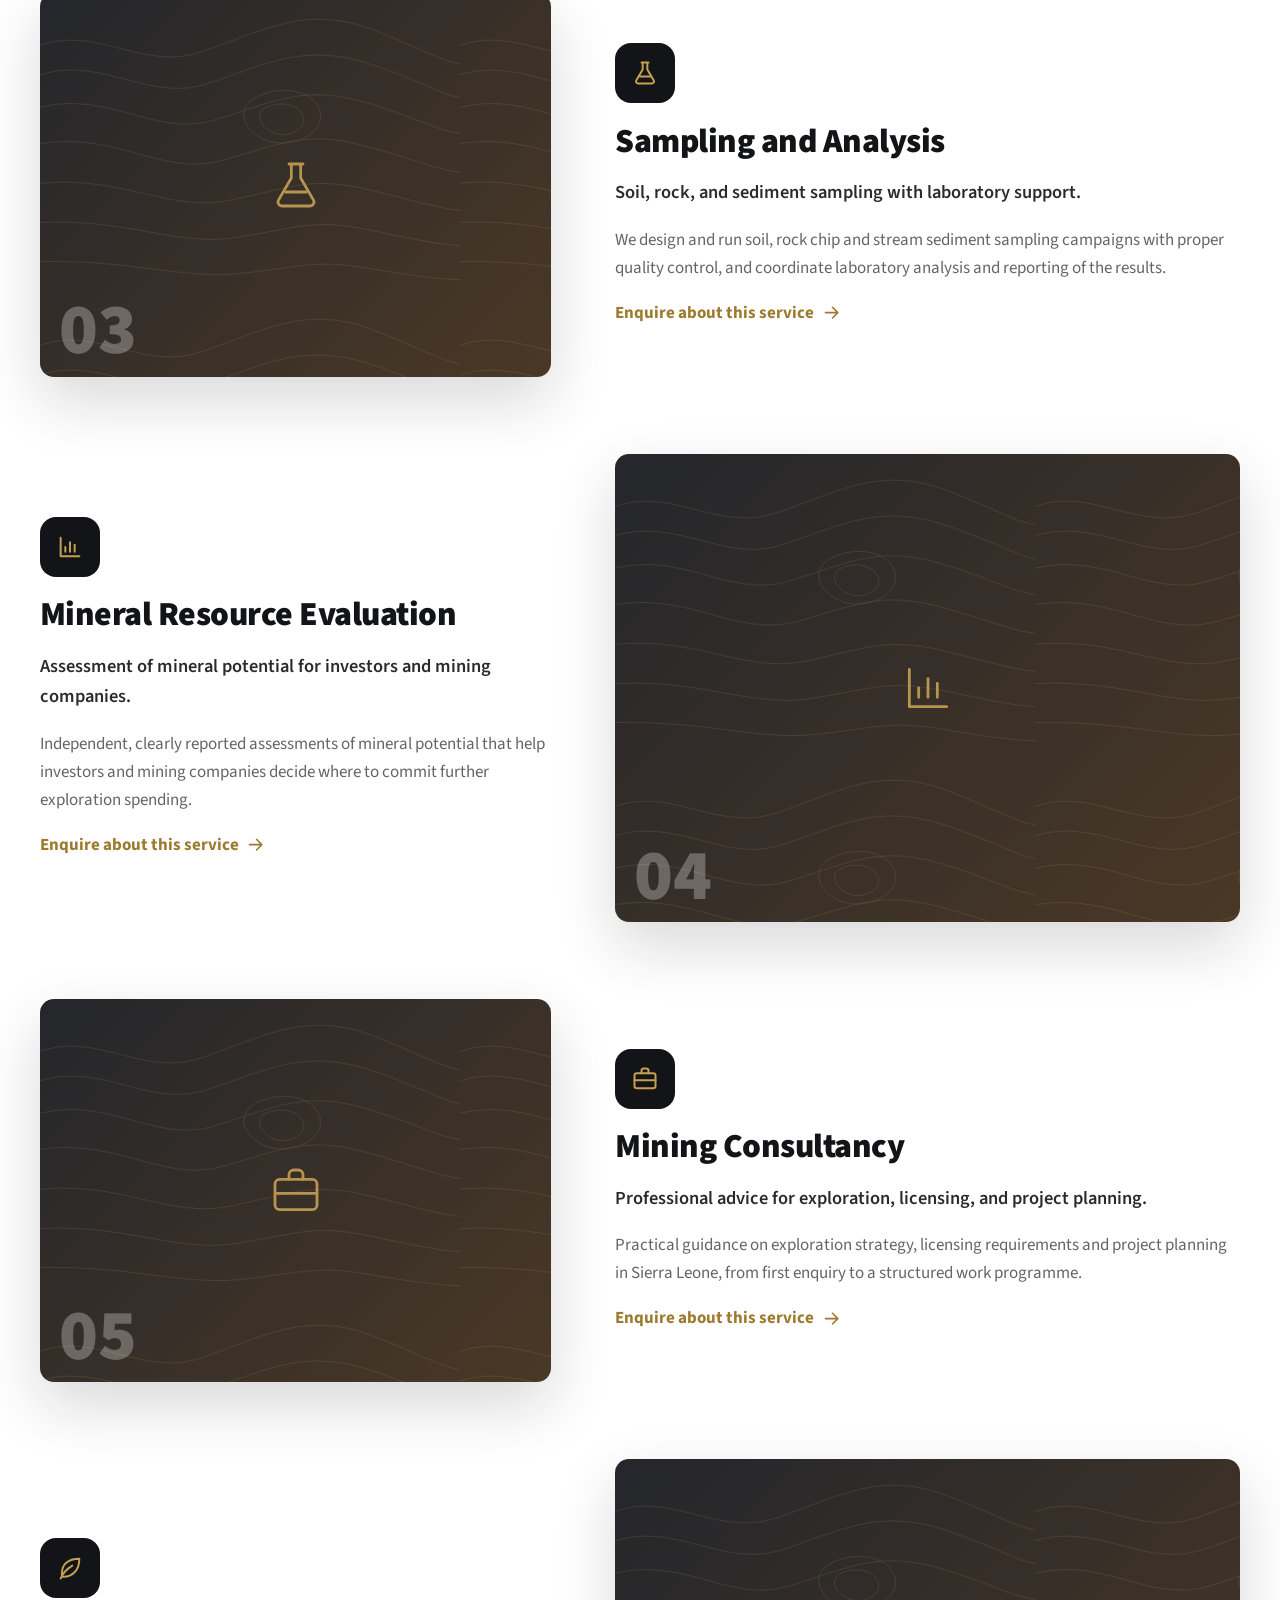
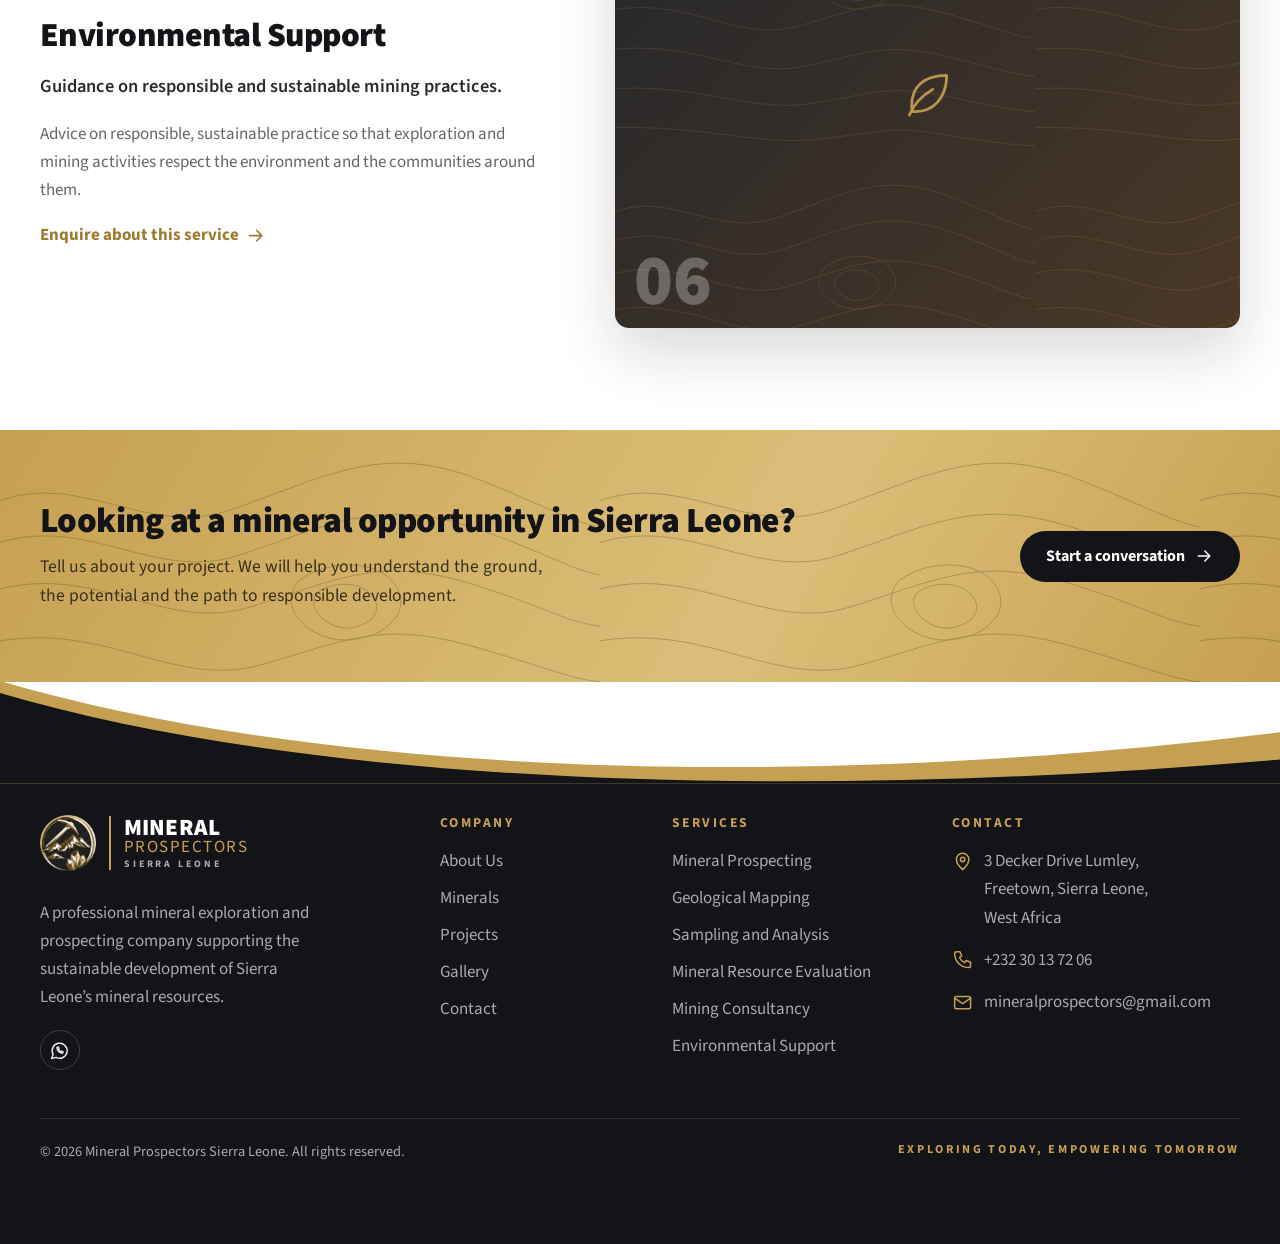
<file: services.html>
<!DOCTYPE html>
<html lang="en">
<head>
    <meta charset="utf-8">
    <meta name="viewport" content="width=device-width, initial-scale=1">
    <title>Our Services | Mineral Prospectors Sierra Leone</title>
    <meta name="description" content="Mineral Prospectors Sierra Leone is a professional mineral exploration and prospecting company providing geological surveys, mineral assessments and mining consultancy for local and international investors.">
    <meta name="theme-color" content="#17181B">
    <meta property="og:title" content="Our Services | Mineral Prospectors Sierra Leone">
    <meta property="og:description" content="Mineral Prospectors Sierra Leone is a professional mineral exploration and prospecting company providing geological surveys, mineral assessments and mining consultancy for local and international investors.">
    <meta property="og:type" content="website">
    <link rel="icon" type="image/png" href="assets/img/favicon.png">
    <link rel="preconnect" href="https://fonts.googleapis.com">
    <link rel="preconnect" href="https://fonts.gstatic.com" crossorigin>
    <link href="https://fonts.googleapis.com/css2?family=Source+Sans+3:wght@400;600;700;900&display=swap" rel="stylesheet">
    <link rel="stylesheet" href="https://cdn.jsdelivr.net/npm/aos@2.3.4/dist/aos.css">
    <link rel="stylesheet" href="assets/css/style.css">
</head>
<body>
<a class="skip" href="#main">Skip to content</a>
<div class="flag" aria-hidden="true"><i></i><i></i><i></i></div>

<div class="topbar">
    <div class="container topbar__in">
        <div class="topbar__info">
            <span><svg class="icon" viewBox="0 0 24 24" fill="none" stroke="currentColor" stroke-width="1.7" stroke-linecap="round" stroke-linejoin="round" aria-hidden="true"><path d="M12 21s-7-6.200-7-11.500a7 7 0 0 1 14 0C19 14.800 12 21 12 21z"/><circle cx="12" cy="9.500" r="2.500"/></svg>3 Decker Drive Lumley, Freetown, Sierra Leone, West Africa</span>            <a href="mailto:mineralprospectors@gmail.com"><svg class="icon" viewBox="0 0 24 24" fill="none" stroke="currentColor" stroke-width="1.7" stroke-linecap="round" stroke-linejoin="round" aria-hidden="true"><rect x="3" y="5" width="18" height="14" rx="2"/><path d="m3 7 9 6 9-6"/></svg>mineralprospectors@gmail.com</a>            <a href="tel:+23230137206"><svg class="icon" viewBox="0 0 24 24" fill="none" stroke="currentColor" stroke-width="1.7" stroke-linecap="round" stroke-linejoin="round" aria-hidden="true"><path d="M5 3h4l2 5-2.500 1.500a11 11 0 0 0 6 6L16 13l5 2v4a2 2 0 0 1-2 2A16 16 0 0 1 3 5a2 2 0 0 1 2-2z"/></svg>+232 30 13 72 06</a>        </div>
        <div class="topbar__right">
            <div class="topbar__social">
                            </div>
        </div>
    </div>
</div>

<header class="header" id="header">
    <div class="container header__in">
        <a class="brand" href="index.html" aria-label="Mineral Prospectors Sierra Leone — home">
            <img src="assets/img/logo.png" alt="" width="56" height="56">
            <span class="brand__text"><strong>Mineral</strong><em>Prospectors</em><small>Sierra Leone</small></span>
        </a>

        <nav class="nav" id="nav" aria-label="Main">
            <div class="nav__head"><span>Menu</span><button class="nav__close" id="navClose" type="button" aria-label="Close menu"><svg class="icon" viewBox="0 0 24 24" fill="none" stroke="currentColor" stroke-width="1.7" stroke-linecap="round" stroke-linejoin="round" aria-hidden="true"><path d="M6 6l12 12M18 6 6 18"/></svg></button></div>
                            <a href="index.html">Home</a>
                            <a href="about.html">About Us</a>
                            <a href="services.html" class="is-active" aria-current="page">Services</a>
                            <a href="minerals.html">Minerals</a>
                            <a href="projects.html">Projects</a>
                            <a href="gallery.html">Gallery</a>
                            <a href="contact.html">Contact</a>
                        <a class="btn btn--gold nav__cta" href="contact.html">Get in touch</a>
        </nav>

        <button class="burger" id="burger" aria-label="Open menu" aria-expanded="false" aria-controls="nav"><span></span><span></span><span></span></button>
    </div>
</header>

<main id="main">
    <section class="banner">
                <div class="container">
            <nav class="crumbs" aria-label="Breadcrumb"><a href="index.html">Home</a><span>/</span>Services</nav>
            <h1 data-aos="fade-up">Our Services</h1>
            <p data-aos="fade-up" data-aos-delay="100">Professional geological and advisory services for exploration projects of every size.</p>        </div>
    </section>

<section class="section">
    <div class="container">
                <div class="service-list">
                            <article class="service-row" id="service-1">
                    <div class="service-row__media" data-aos="fade-right">
                        <img class="" src="uploads/20261009-f61a25d2278715c8.jpg" alt="Mineral Prospecting" loading="lazy">                        <span class="service-row__num">01</span>
                    </div>
                    <div class="service-row__body" data-aos="fade-left">
                        <span class="service__icon"><svg class="icon" viewBox="0 0 24 24" fill="none" stroke="currentColor" stroke-width="1.7" stroke-linecap="round" stroke-linejoin="round" aria-hidden="true"><path d="M16.5 7.5 4 20"/><path d="M9.5 3.5C14 4 20 10 20.5 14.5"/></svg></span>
                        <h2>Mineral Prospecting</h2>
                        <p class="lead">Identification and evaluation of mineral deposits using modern exploration techniques.</p>
                        <p>We plan and carry out prospecting programmes that locate and evaluate mineral occurrences, combining desktop studies, reconnaissance and systematic follow-up so that promising ground is identified early and cost-effectively.</p>                        <a class="link" href="contact.html">Enquire about this service<svg class="icon" viewBox="0 0 24 24" fill="none" stroke="currentColor" stroke-width="1.7" stroke-linecap="round" stroke-linejoin="round" aria-hidden="true"><path d="M5 12h14M13 6l6 6-6 6"/></svg></a>
                    </div>
                </article>
                            <article class="service-row service-row--flip" id="service-2">
                    <div class="service-row__media" data-aos="fade-left">
                        <div class="ph " role="img" aria-label="Geological Mapping"><svg class="icon" viewBox="0 0 24 24" fill="none" stroke="currentColor" stroke-width="1.7" stroke-linecap="round" stroke-linejoin="round" aria-hidden="true"><path d="M9 4 3 6v14l6-2 6 2 6-2V4l-6 2-6-2z"/><path d="M9 4v14M15 6v14"/></svg></div>                        <span class="service-row__num">02</span>
                    </div>
                    <div class="service-row__body" data-aos="fade-right">
                        <span class="service__icon"><svg class="icon" viewBox="0 0 24 24" fill="none" stroke="currentColor" stroke-width="1.7" stroke-linecap="round" stroke-linejoin="round" aria-hidden="true"><path d="M9 4 3 6v14l6-2 6 2 6-2V4l-6 2-6-2z"/><path d="M9 4v14M15 6v14"/></svg></span>
                        <h2>Geological Mapping</h2>
                        <p class="lead">Field investigations and geological data collection for exploration projects.</p>
                        <p>Our field teams map lithology, structure and alteration, and record observations in a consistent digital format, giving your project a dependable geological foundation.</p>                        <a class="link" href="contact.html">Enquire about this service<svg class="icon" viewBox="0 0 24 24" fill="none" stroke="currentColor" stroke-width="1.7" stroke-linecap="round" stroke-linejoin="round" aria-hidden="true"><path d="M5 12h14M13 6l6 6-6 6"/></svg></a>
                    </div>
                </article>
                            <article class="service-row" id="service-3">
                    <div class="service-row__media" data-aos="fade-right">
                        <div class="ph " role="img" aria-label="Sampling and Analysis"><svg class="icon" viewBox="0 0 24 24" fill="none" stroke="currentColor" stroke-width="1.7" stroke-linecap="round" stroke-linejoin="round" aria-hidden="true"><path d="M9 3h6M10 3v6l-5.5 9.5A1.7 1.7 0 0 0 6 21h12a1.7 1.7 0 0 0 1.5-2.5L14 9V3"/><path d="M7.5 15h9"/></svg></div>                        <span class="service-row__num">03</span>
                    </div>
                    <div class="service-row__body" data-aos="fade-left">
                        <span class="service__icon"><svg class="icon" viewBox="0 0 24 24" fill="none" stroke="currentColor" stroke-width="1.7" stroke-linecap="round" stroke-linejoin="round" aria-hidden="true"><path d="M9 3h6M10 3v6l-5.5 9.5A1.7 1.7 0 0 0 6 21h12a1.7 1.7 0 0 0 1.5-2.5L14 9V3"/><path d="M7.5 15h9"/></svg></span>
                        <h2>Sampling and Analysis</h2>
                        <p class="lead">Soil, rock, and sediment sampling with laboratory support.</p>
                        <p>We design and run soil, rock chip and stream sediment sampling campaigns with proper quality control, and coordinate laboratory analysis and reporting of the results.</p>                        <a class="link" href="contact.html">Enquire about this service<svg class="icon" viewBox="0 0 24 24" fill="none" stroke="currentColor" stroke-width="1.7" stroke-linecap="round" stroke-linejoin="round" aria-hidden="true"><path d="M5 12h14M13 6l6 6-6 6"/></svg></a>
                    </div>
                </article>
                            <article class="service-row service-row--flip" id="service-4">
                    <div class="service-row__media" data-aos="fade-left">
                        <div class="ph " role="img" aria-label="Mineral Resource Evaluation"><svg class="icon" viewBox="0 0 24 24" fill="none" stroke="currentColor" stroke-width="1.7" stroke-linecap="round" stroke-linejoin="round" aria-hidden="true"><path d="M4 4v16h16"/><path d="M8 16v-4M12 16V8M16 16v-6"/></svg></div>                        <span class="service-row__num">04</span>
                    </div>
                    <div class="service-row__body" data-aos="fade-right">
                        <span class="service__icon"><svg class="icon" viewBox="0 0 24 24" fill="none" stroke="currentColor" stroke-width="1.7" stroke-linecap="round" stroke-linejoin="round" aria-hidden="true"><path d="M4 4v16h16"/><path d="M8 16v-4M12 16V8M16 16v-6"/></svg></span>
                        <h2>Mineral Resource Evaluation</h2>
                        <p class="lead">Assessment of mineral potential for investors and mining companies.</p>
                        <p>Independent, clearly reported assessments of mineral potential that help investors and mining companies decide where to commit further exploration spending.</p>                        <a class="link" href="contact.html">Enquire about this service<svg class="icon" viewBox="0 0 24 24" fill="none" stroke="currentColor" stroke-width="1.7" stroke-linecap="round" stroke-linejoin="round" aria-hidden="true"><path d="M5 12h14M13 6l6 6-6 6"/></svg></a>
                    </div>
                </article>
                            <article class="service-row" id="service-5">
                    <div class="service-row__media" data-aos="fade-right">
                        <div class="ph " role="img" aria-label="Mining Consultancy"><svg class="icon" viewBox="0 0 24 24" fill="none" stroke="currentColor" stroke-width="1.7" stroke-linecap="round" stroke-linejoin="round" aria-hidden="true"><rect x="3" y="7" width="18" height="13" rx="2"/><path d="M9 7V5a2 2 0 0 1 2-2h2a2 2 0 0 1 2 2v2M3 13h18"/></svg></div>                        <span class="service-row__num">05</span>
                    </div>
                    <div class="service-row__body" data-aos="fade-left">
                        <span class="service__icon"><svg class="icon" viewBox="0 0 24 24" fill="none" stroke="currentColor" stroke-width="1.7" stroke-linecap="round" stroke-linejoin="round" aria-hidden="true"><rect x="3" y="7" width="18" height="13" rx="2"/><path d="M9 7V5a2 2 0 0 1 2-2h2a2 2 0 0 1 2 2v2M3 13h18"/></svg></span>
                        <h2>Mining Consultancy</h2>
                        <p class="lead">Professional advice for exploration, licensing, and project planning.</p>
                        <p>Practical guidance on exploration strategy, licensing requirements and project planning in Sierra Leone, from first enquiry to a structured work programme.</p>                        <a class="link" href="contact.html">Enquire about this service<svg class="icon" viewBox="0 0 24 24" fill="none" stroke="currentColor" stroke-width="1.7" stroke-linecap="round" stroke-linejoin="round" aria-hidden="true"><path d="M5 12h14M13 6l6 6-6 6"/></svg></a>
                    </div>
                </article>
                            <article class="service-row service-row--flip" id="service-6">
                    <div class="service-row__media" data-aos="fade-left">
                        <div class="ph " role="img" aria-label="Environmental Support"><svg class="icon" viewBox="0 0 24 24" fill="none" stroke="currentColor" stroke-width="1.7" stroke-linecap="round" stroke-linejoin="round" aria-hidden="true"><path d="M20 4C10 4 5 9 5 17c0 1 .2 2 .5 2.500C14 20 20 14 20 4z"/><path d="M4 21c2-5 5-8 10-11"/></svg></div>                        <span class="service-row__num">06</span>
                    </div>
                    <div class="service-row__body" data-aos="fade-right">
                        <span class="service__icon"><svg class="icon" viewBox="0 0 24 24" fill="none" stroke="currentColor" stroke-width="1.7" stroke-linecap="round" stroke-linejoin="round" aria-hidden="true"><path d="M20 4C10 4 5 9 5 17c0 1 .2 2 .5 2.500C14 20 20 14 20 4z"/><path d="M4 21c2-5 5-8 10-11"/></svg></span>
                        <h2>Environmental Support</h2>
                        <p class="lead">Guidance on responsible and sustainable mining practices.</p>
                        <p>Advice on responsible, sustainable practice so that exploration and mining activities respect the environment and the communities around them.</p>                        <a class="link" href="contact.html">Enquire about this service<svg class="icon" viewBox="0 0 24 24" fill="none" stroke="currentColor" stroke-width="1.7" stroke-linecap="round" stroke-linejoin="round" aria-hidden="true"><path d="M5 12h14M13 6l6 6-6 6"/></svg></a>
                    </div>
                </article>
                    </div>
    </div>
</section>

<section class="cta">
    <div class="container cta__in" data-aos="fade-up">
        <div>
            <h2>Looking at a mineral opportunity in Sierra Leone?</h2>
            <p>Tell us about your project. We will help you understand the ground, the potential and the path to responsible development.</p>
        </div>
        <div class="cta__actions">
            <a class="btn btn--dark" href="contact.html">Start a conversation<svg class="icon" viewBox="0 0 24 24" fill="none" stroke="currentColor" stroke-width="1.7" stroke-linecap="round" stroke-linejoin="round" aria-hidden="true"><path d="M5 12h14M13 6l6 6-6 6"/></svg></a>
        </div>
    </div>
</section>

</main>

<footer class="footer">
    <svg class="footer__curve" viewBox="0 0 1440 120" preserveAspectRatio="none" aria-hidden="true">
        <path class="c-gold" d="M0 0c360 110 900 130 1440 60v60H0z"/>
        <path class="c-dark" d="M0 14c360 110 900 126 1440 78v28H0z"/>
    </svg>
    <div class="footer__body">
        <div class="container footer__grid">
            <div class="footer__brand">
                <a class="brand brand--light" href="index.html">
                    <img src="assets/img/logo.png" alt="" width="56" height="56" loading="lazy">
                    <span class="brand__text"><strong>Mineral</strong><em>Prospectors</em><small>Sierra Leone</small></span>
                </a>
                <p>A professional mineral exploration and prospecting company supporting the sustainable development of Sierra Leone’s mineral resources.</p>
                <div class="social">
                                        <a href="https://wa.me/231770143670?text=Hello%20Mineral%20Prospectors%2C%20I%20would%20like%20to%20make%20an%20enquiry." target="_blank" rel="noopener" aria-label="WhatsApp"><svg class="icon" viewBox="0 0 24 24" fill="none" stroke="currentColor" stroke-width="1.7" stroke-linecap="round" stroke-linejoin="round" aria-hidden="true"><path d="m3 21 1.600-4.800A8.500 8.500 0 1 1 8 19.600z"/><path d="M9 8.500c0 3 2.500 6 6 6.500l1-1.500-2-1-1 .8c-1-.5-1.800-1.300-2.300-2.300l.8-1-1-2z"/></svg></a>                </div>
            </div>

            <div>
                <h3>Company</h3>
                <ul class="footer__links">
                    <li><a href="about.html">About Us</a></li>
                    <li><a href="minerals.html">Minerals</a></li>
                    <li><a href="projects.html">Projects</a></li>
                    <li><a href="gallery.html">Gallery</a></li>
                    <li><a href="contact.html">Contact</a></li>
                </ul>
            </div>

            <div>
                <h3>Services</h3>
                <ul class="footer__links">
                                            <li><a href="services.html">Mineral Prospecting</a></li>
                                            <li><a href="services.html">Geological Mapping</a></li>
                                            <li><a href="services.html">Sampling and Analysis</a></li>
                                            <li><a href="services.html">Mineral Resource Evaluation</a></li>
                                            <li><a href="services.html">Mining Consultancy</a></li>
                                            <li><a href="services.html">Environmental Support</a></li>
                                    </ul>
            </div>

            <div>
                <h3>Contact</h3>
                <ul class="footer__contact">
                    <li><svg class="icon" viewBox="0 0 24 24" fill="none" stroke="currentColor" stroke-width="1.7" stroke-linecap="round" stroke-linejoin="round" aria-hidden="true"><path d="M12 21s-7-6.200-7-11.500a7 7 0 0 1 14 0C19 14.800 12 21 12 21z"/><circle cx="12" cy="9.500" r="2.500"/></svg><span>3 Decker Drive Lumley,<br />
Freetown, Sierra Leone,<br />
West Africa</span></li>                    <li><svg class="icon" viewBox="0 0 24 24" fill="none" stroke="currentColor" stroke-width="1.7" stroke-linecap="round" stroke-linejoin="round" aria-hidden="true"><path d="M5 3h4l2 5-2.500 1.500a11 11 0 0 0 6 6L16 13l5 2v4a2 2 0 0 1-2 2A16 16 0 0 1 3 5a2 2 0 0 1 2-2z"/></svg><a href="tel:+23230137206">+232 30 13 72 06</a></li>                    <li><svg class="icon" viewBox="0 0 24 24" fill="none" stroke="currentColor" stroke-width="1.7" stroke-linecap="round" stroke-linejoin="round" aria-hidden="true"><rect x="3" y="5" width="18" height="14" rx="2"/><path d="m3 7 9 6 9-6"/></svg><a href="mailto:mineralprospectors@gmail.com">mineralprospectors@gmail.com</a></li>                </ul>
            </div>
        </div>

        <div class="container footer__bottom">
            <span>&copy; 2026 Mineral Prospectors Sierra Leone. All rights reserved.</span>
            <span class="footer__slogan">Exploring Today, Empowering Tomorrow</span>
        </div>
    </div>
</footer>

    <a class="wa-float" href="https://wa.me/231770143670?text=Hello%20Mineral%20Prospectors%2C%20I%20would%20like%20to%20make%20an%20enquiry." target="_blank" rel="noopener" aria-label="Chat with us on WhatsApp">
        <svg class="icon" viewBox="0 0 24 24" fill="none" stroke="currentColor" stroke-width="1.7" stroke-linecap="round" stroke-linejoin="round" aria-hidden="true"><path d="m3 21 1.600-4.800A8.500 8.500 0 1 1 8 19.600z"/><path d="M9 8.500c0 3 2.500 6 6 6.500l1-1.500-2-1-1 .8c-1-.5-1.800-1.300-2.300-2.300l.8-1-1-2z"/></svg><span>Chat on WhatsApp</span>
    </a>
<button class="to-top" id="toTop" aria-label="Back to top"><svg class="icon" viewBox="0 0 24 24" fill="none" stroke="currentColor" stroke-width="1.7" stroke-linecap="round" stroke-linejoin="round" aria-hidden="true"><path d="M5 12h14M13 6l6 6-6 6"/></svg></button>

<script src="https://cdn.jsdelivr.net/npm/aos@2.3.4/dist/aos.js" defer></script>
<script src="assets/js/main.js" defer></script>
<script src="assets/js/static.js" defer></script>
</body>
</html>
</file>
<file: assets/css/style.css>
/* Mineral Prospectors Sierra Leone - styles */

:root {
    --gold: #C6A052;
    --gold-d: #9C7A2E;
    --gold-l: #E8D5A3;
    --ink: #131417;
    --char: #1D1F23;
    --char-2: #2A2D33;
    --brown: #4A3826;
    --sand: #F6F1E7;
    --paper: #FFFFFF;
    --text: #2A2B2E;
    --muted: #63656B;
    --line: #E7E0D1;
    --green: #1EB53A;
    --blue: #0072C6;
    --radius: 14px;
    --shadow: 0 10px 30px rgba(19, 20, 23, .08);
    --shadow-lg: 0 24px 60px rgba(19, 20, 23, .16);
    --container: 1200px;
    --font: "Source Sans 3", "Segoe UI", system-ui, -apple-system, Roboto, Arial, sans-serif;
    --topo: url("data:image/svg+xml,%3Csvg xmlns='http://www.w3.org/2000/svg' width='600' height='420' viewBox='0 0 600 420' fill='none' stroke='%23C6A052' stroke-width='1'%3E%3Cpath d='M-20 80c90-50 160 30 250 0s150-70 250-30 120 60 160 40'/%3E%3Cpath d='M-20 120c100-45 170 35 260 5s140-60 240-25 110 55 150 40'/%3E%3Cpath d='M-20 165c110-40 180 40 270 12s130-52 225-22 110 50 160 38'/%3E%3Cpath d='M-20 215c120-30 190 45 280 20s120-45 215-18 115 42 160 32'/%3E%3Cpath d='M-20 270c130-20 200 40 290 22s115-36 205-14 120 34 160 26'/%3E%3Cpath d='M-20 325c140-12 210 34 300 20s110-28 195-10 125 26 160 20'/%3E%3Cpath d='M-20 380c150-6 220 26 310 16s105-20 185-6 130 18 160 14'/%3E%3Cpath d='M300 150c30-22 80-20 96 6s-10 52-48 54-74-34-48-60z'/%3E%3Cpath d='M318 162c18-12 46-10 56 6s-8 30-28 30-42-22-28-36z'/%3E%3C/svg%3E");
}

*, *::before, *::after { box-sizing: border-box; }
html { scroll-behavior: smooth; -webkit-text-size-adjust: 100%; }
body {
    margin: 0;
    font-family: var(--font);
    font-size: 1.0625rem;
    line-height: 1.65;
    color: var(--text);
    background: var(--paper);
    overflow-x: hidden;
}
/* Stops side-sliding scroll animations from widening the page on phones */
html { overflow-x: hidden; }
main { overflow-x: hidden; overflow-x: clip; }
img, svg, iframe { max-width: 100%; display: block; }
a { color: inherit; text-decoration: none; }
h1, h2, h3 { margin: 0 0 .5em; line-height: 1.12; font-weight: 900; color: var(--ink); letter-spacing: -.015em; text-wrap: balance; }
h1 { font-size: clamp(2.2rem, 5.4vw, 4rem); }
h2 { font-size: clamp(1.7rem, 3.4vw, 2.6rem); }
h3 { font-size: 1.25rem; font-weight: 700; letter-spacing: 0; }
p { margin: 0 0 1em; }
ul { margin: 0; padding: 0; list-style: none; }
button { font: inherit; cursor: pointer; }
:focus-visible { outline: 3px solid var(--gold); outline-offset: 3px; border-radius: 4px; }

.icon { width: 1.25em; height: 1.25em; flex: none; }
.container { width: min(100% - 2.5rem, var(--container)); margin-inline: auto; }
.skip { position: absolute; left: -999px; top: 0; background: var(--gold); color: var(--ink); padding: .6rem 1rem; z-index: 200; font-weight: 700; }
.skip:focus { left: 0; }

.eyebrow {
    display: inline-flex; align-items: center; gap: .7rem;
    margin: 0 0 1rem; font-size: .82rem; font-weight: 700; letter-spacing: .2em; text-transform: uppercase; color: var(--gold-d);
}
.eyebrow::before { content: ""; width: 34px; height: 2px; background: var(--gold); }

/* ---------- Buttons ---------- */
.btn {
    display: inline-flex; align-items: center; justify-content: center; gap: .55rem;
    padding: .85rem 1.5rem; border-radius: 999px; border: 2px solid transparent;
    font-weight: 700; font-size: 1rem; line-height: 1.2; cursor: pointer;
    transition: transform .2s, background .2s, color .2s, border-color .2s, box-shadow .2s;
}
.btn:hover { transform: translateY(-2px); }
.btn .icon { transition: transform .2s; }
.btn:hover .icon { transform: translateX(3px); }
.btn--gold { background: var(--gold); color: var(--ink); box-shadow: 0 8px 22px rgba(198, 160, 82, .35); }
.btn--gold:hover { background: #D4B065; }
.btn--dark { background: var(--ink); color: #fff; }
.btn--dark:hover { background: var(--char-2); }
.btn--light { background: #fff; color: var(--ink); }
.btn--ghost { border-color: rgba(255, 255, 255, .45); color: #fff; }
.btn--ghost:hover { border-color: var(--gold); color: var(--gold-l); }
.btn--outline { border-color: var(--ink); color: var(--ink); }
.btn--outline:hover { background: var(--ink); color: #fff; }
.link { display: inline-flex; align-items: center; gap: .4rem; font-weight: 700; color: var(--gold-d); }
.link .icon { transition: transform .2s; }
.link:hover .icon { transform: translateX(4px); }

/* ---------- Top of page ---------- */
.flag { display: flex; height: 4px; }
.flag i { flex: 1; }
.flag i:nth-child(1) { background: var(--green); }
.flag i:nth-child(2) { background: #fff; }
.flag i:nth-child(3) { background: var(--blue); }

.topbar { background: var(--ink); color: #C9CACD; font-size: .88rem; }
.topbar__in { display: flex; justify-content: space-between; align-items: center; gap: 1rem; min-height: 40px; }
.topbar__info { display: flex; flex-wrap: wrap; gap: .25rem 1.6rem; }
.topbar__info > * { display: inline-flex; align-items: center; gap: .45rem; }
.topbar .icon { color: var(--gold); width: 1em; height: 1em; }
.topbar a:hover { color: var(--gold-l); }
.topbar__social { display: flex; gap: .8rem; }

.header { position: sticky; top: 0; z-index: 100; background: #fff; border-bottom: 1px solid var(--line); transition: box-shadow .25s; }
.header.is-stuck { box-shadow: 0 6px 24px rgba(19, 20, 23, .1); }
.header__in { display: flex; align-items: center; justify-content: space-between; gap: 1.5rem; min-height: 78px; }

.brand { display: inline-flex; align-items: center; gap: .8rem; flex: none; }
.brand img { width: 56px; height: 56px; }
.brand__text { display: grid; line-height: 1; padding-left: .8rem; border-left: 2px solid var(--gold); }
.brand__text strong { font-size: 1.45rem; font-weight: 900; letter-spacing: .01em; text-transform: uppercase; color: var(--ink); }
.brand__text em { font-style: normal; font-size: 1.06rem; letter-spacing: .09em; text-transform: uppercase; color: var(--gold-d); }
.brand__text small { margin-top: .25rem; font-size: .62rem; font-weight: 700; letter-spacing: .3em; text-transform: uppercase; color: var(--muted); }
.brand--light .brand__text strong { color: #fff; }
.brand--light .brand__text em { color: var(--gold); }
.brand--light .brand__text small { color: #A9ABB0; }

.nav { display: flex; align-items: center; gap: .15rem; }
.nav > a:not(.btn) { position: relative; padding: .6rem .8rem; font-weight: 600; color: var(--char); }
.nav > a:not(.btn)::after { content: ""; position: absolute; left: .8rem; right: .8rem; bottom: .2rem; height: 2px; background: var(--gold); transform: scaleX(0); transform-origin: left; transition: transform .25s; }
.nav > a:not(.btn):hover::after, .nav > a.is-active::after { transform: scaleX(1); }
.nav > a.is-active { color: var(--gold-d); }
.nav__cta { margin-left: .8rem; padding: .7rem 1.25rem; }
.nav__head, .nav__login { display: none; }
.topbar__right { display: flex; align-items: center; gap: 1.2rem; }
.topbar__login { display: inline-flex; align-items: center; gap: .4rem; padding: .15rem .8rem; border: 1px solid rgba(198, 160, 82, .55); border-radius: 999px; color: var(--gold-l); font-weight: 600; white-space: nowrap; }
.topbar__login:hover { background: var(--gold); color: var(--ink) !important; }
.topbar__login:hover .icon { color: var(--ink); }

.burger { display: none; width: 46px; height: 46px; padding: 0; border: 1px solid var(--line); border-radius: 10px; background: #fff; align-items: center; justify-content: center; flex-direction: column; gap: 5px; }
.burger span { width: 20px; height: 2px; background: var(--ink); transition: transform .25s, opacity .25s; }
.burger[aria-expanded="true"] span:nth-child(1) { transform: translateY(7px) rotate(45deg); }
.burger[aria-expanded="true"] span:nth-child(2) { opacity: 0; }
.burger[aria-expanded="true"] span:nth-child(3) { transform: translateY(-7px) rotate(-45deg); }

/* ---------- Hero ---------- */
.hero {
    position: relative; isolation: isolate; color: #E4E5E8; overflow: hidden;
    padding: clamp(3.5rem, 8vw, 7rem) 0 clamp(2.5rem, 5vw, 4rem);
    background: radial-gradient(900px 500px at 85% 20%, rgba(198, 160, 82, .22), transparent 60%),
                linear-gradient(135deg, #0F1012 0%, #1D1F23 55%, #33271A 100%);
}
.hero__bg { position: absolute; inset: 0; z-index: -1; background: center / cover no-repeat; opacity: .28; }
.hero::after { content: ""; position: absolute; inset: 0; z-index: -1; background: var(--topo); background-size: 600px 420px; opacity: .16; }
.hero__in { display: grid; grid-template-columns: minmax(0, 1.25fr) minmax(0, .75fr); gap: 3rem; align-items: center; }
.hero h1 { color: #fff; }
.hero .eyebrow { color: var(--gold); }
.hero__text { max-width: 62ch; font-size: 1.12rem; color: #C9CACD; }
.hero__actions { display: flex; flex-wrap: wrap; gap: .9rem; margin-top: 2rem; }
.hero__art { position: relative; justify-self: center; width: min(100%, 340px); aspect-ratio: 1; display: grid; place-items: center; }
.hero__art img { width: 82%; height: auto; filter: drop-shadow(0 24px 50px rgba(0, 0, 0, .6)); animation: float 7s ease-in-out infinite; }
.hero__ring { position: absolute; inset: 0; border-radius: 50%; border: 1px dashed rgba(198, 160, 82, .5); animation: spin 60s linear infinite; }
.hero__ring::before { content: ""; position: absolute; inset: -22px; border-radius: 50%; border: 1px solid rgba(198, 160, 82, .16); }
.hero__minerals { display: flex; flex-wrap: wrap; gap: .6rem; margin-top: clamp(2.5rem, 5vw, 4rem); padding-top: 1.6rem; border-top: 1px solid rgba(255, 255, 255, .12); }
.hero__minerals li { display: inline-flex; align-items: center; gap: .55rem; padding: .4rem .95rem; border: 1px solid rgba(255, 255, 255, .16); border-radius: 999px; font-size: .92rem; font-weight: 600; color: #E4E5E8; background: rgba(255, 255, 255, .04); }
.hero__minerals i { width: 10px; height: 10px; border-radius: 3px; transform: rotate(45deg); }
@keyframes float { 50% { transform: translateY(-12px); } }
@keyframes spin { to { transform: rotate(360deg); } }

/* ---------- Inner page banner ---------- */
.banner { position: relative; isolation: isolate; overflow: hidden; padding: clamp(3rem, 7vw, 5.5rem) 0; color: #C9CACD; background: linear-gradient(135deg, #0F1012, #1D1F23 60%, #33271A); }
.banner::after { content: ""; position: absolute; inset: 0; z-index: -1; background: var(--topo); background-size: 600px 420px; opacity: .16; }
.banner h1 { color: #fff; font-size: clamp(2rem, 4.6vw, 3.4rem); }
.banner p { max-width: 60ch; margin: 0; font-size: 1.12rem; }
.crumbs { display: flex; gap: .6rem; margin-bottom: 1rem; font-size: .88rem; font-weight: 600; letter-spacing: .08em; text-transform: uppercase; color: var(--gold); }
.crumbs a { color: #A9ABB0; }
.crumbs a:hover { color: #fff; }
.crumbs span { color: #63656B; }

/* ---------- Sections ---------- */
.section { padding: clamp(3.5rem, 8vw, 6.5rem) 0; }
.section--sand { background: var(--sand); }
.section--dark { position: relative; isolation: isolate; background: var(--char); color: #C9CACD; }
.section--dark::after { content: ""; position: absolute; inset: 0; z-index: -1; background: var(--topo); background-size: 600px 420px; opacity: .08; }
.section--dark h2, .section--dark h3 { color: #fff; }
.section--dark .eyebrow { color: var(--gold); }
.section__head { max-width: 720px; margin-bottom: clamp(2rem, 4vw, 3.2rem); }
.section__head p:last-child { margin: 0; color: var(--muted); font-size: 1.1rem; }
.section--dark .section__head p:last-child { color: #A9ABB0; }
.section__head--row { max-width: none; display: flex; align-items: flex-end; justify-content: space-between; gap: 1.5rem; flex-wrap: wrap; }
.section__head--row h2 { margin: 0; }

.grid { display: grid; gap: 1.6rem; }
.grid--2 { grid-template-columns: repeat(2, minmax(0, 1fr)); }
.grid--3 { grid-template-columns: repeat(3, minmax(0, 1fr)); }

.card { background: var(--paper); border: 1px solid var(--line); border-radius: var(--radius); box-shadow: var(--shadow); transition: transform .3s, box-shadow .3s, border-color .3s; }
.card:hover { transform: translateY(-6px); box-shadow: var(--shadow-lg); border-color: var(--gold-l); }
.empty { padding: 3rem 1rem; text-align: center; color: var(--muted); border: 1px dashed var(--line); border-radius: var(--radius); }

/* Placeholder tile shown until a photo is uploaded */
.ph { position: relative; display: grid; place-items: center; width: 100%; height: 100%; min-height: 180px; color: var(--gold); background: linear-gradient(135deg, #24262B, #4A3826); overflow: hidden; }
.ph::before { content: ""; position: absolute; inset: 0; background: var(--topo); background-size: 420px 300px; opacity: .22; }
.ph .icon { position: relative; width: 56px; height: 56px; stroke-width: 1.2; opacity: .9; }

/* ---------- Services ---------- */
.service { position: relative; padding: 2rem 1.75rem; overflow: hidden; }
.service::before { content: ""; position: absolute; left: 0; top: 0; width: 100%; height: 4px; background: linear-gradient(90deg, var(--gold), var(--gold-l)); transform: scaleX(0); transform-origin: left; transition: transform .35s; }
.service:hover::before { transform: scaleX(1); }
.service p { color: var(--muted); }
.service__icon { display: inline-grid; place-items: center; width: 60px; height: 60px; margin-bottom: 1.2rem; border-radius: 16px; color: var(--gold); background: var(--ink); }
.service__icon .icon { width: 28px; height: 28px; }

.service-list { display: grid; gap: clamp(3rem, 6vw, 5rem); }
.service-row { display: grid; grid-template-columns: minmax(0, .9fr) minmax(0, 1.1fr); gap: clamp(1.5rem, 5vw, 4rem); align-items: center; scroll-margin-top: 110px; }
.service-row--flip .service-row__media { order: 2; }
.service-row__media { position: relative; aspect-ratio: 4 / 3; border-radius: var(--radius); overflow: hidden; box-shadow: var(--shadow-lg); }
.service-row__media img { width: 100%; height: 100%; object-fit: cover; }
.service-row__num { position: absolute; left: 1.2rem; bottom: .6rem; font-size: 4.5rem; font-weight: 900; line-height: 1; color: rgba(255, 255, 255, .28); }
.service-row__body h2 { font-size: clamp(1.5rem, 2.8vw, 2.1rem); }
.service-row__body p { color: var(--muted); }
.lead { font-size: 1.15rem; font-weight: 600; color: var(--text) !important; }

/* ---------- About split ---------- */
.split { display: grid; grid-template-columns: minmax(0, .9fr) minmax(0, 1.1fr); gap: clamp(2rem, 6vw, 5rem); align-items: center; }
.split__media { position: relative; }
.split__img { width: 100%; aspect-ratio: 4 / 4.4; height: auto; object-fit: cover; border-radius: var(--radius); box-shadow: var(--shadow-lg); }
.split__media::before { content: ""; position: absolute; inset: 1.2rem -1.2rem -1.2rem 1.2rem; border: 2px solid var(--gold); border-radius: var(--radius); z-index: -1; }
.split__badge { position: absolute; right: -1rem; bottom: 2rem; display: flex; align-items: center; gap: .7rem; padding: .9rem 1.2rem; border-radius: 12px; background: var(--gold); color: var(--ink); font-weight: 700; line-height: 1.2; box-shadow: var(--shadow-lg); }
.split__badge small { display: block; font-weight: 600; opacity: .75; }
.split__media { isolation: isolate; }
.prose p { color: var(--muted); }
.split p { color: var(--muted); }
.mv { display: grid; gap: 1.2rem; margin: 1.8rem 0 2rem; }
.mv__item { display: flex; gap: 1rem; }
.mv__item > span { flex: none; display: grid; place-items: center; width: 48px; height: 48px; border-radius: 12px; background: var(--ink); color: var(--gold); }
.mv__item h3 { margin-bottom: .2rem; font-size: 1.1rem; }
.mv__item p { margin: 0; }

.pillar { padding: clamp(1.8rem, 4vw, 2.8rem); border: 1px solid rgba(198, 160, 82, .3); border-radius: var(--radius); background: rgba(255, 255, 255, .03); }
.pillar > span { display: grid; place-items: center; width: 60px; height: 60px; margin-bottom: 1.2rem; border-radius: 16px; background: var(--gold); color: var(--ink); }
.pillar > span .icon { width: 28px; height: 28px; }
.pillar h2 { font-size: 1.6rem; }
.pillar p { margin: 0; font-size: 1.12rem; }

/* ---------- Minerals ---------- */
.minerals { display: grid; grid-template-columns: repeat(auto-fit, minmax(150px, 1fr)); gap: 1rem; }
.mineral { display: grid; justify-items: center; gap: .9rem; padding: 1.8rem 1rem; text-align: center; border: 1px solid rgba(255, 255, 255, .1); border-radius: var(--radius); background: rgba(255, 255, 255, .03); color: #fff; transition: transform .3s, border-color .3s, background .3s; }
.mineral:hover { transform: translateY(-6px); border-color: var(--m); background: rgba(255, 255, 255, .06); }
.mineral__gem { display: grid; place-items: center; width: 64px; height: 64px; border-radius: 50%; color: #fff; background: var(--m); box-shadow: 0 0 0 6px color-mix(in srgb, var(--m) 22%, transparent); }
.mineral__gem .icon { width: 28px; height: 28px; }
.mineral-card { overflow: hidden; }
.mineral-card__media { aspect-ratio: 16 / 10; border-bottom: 4px solid var(--m); }
.mineral-card__media img { width: 100%; height: 100%; object-fit: cover; }
.mineral-card__media .ph { color: #fff; background: linear-gradient(135deg, var(--m), #1D1F23 130%); }
.mineral-card__body { padding: 1.5rem 1.6rem 1.7rem; }
.mineral-card__body h2 { font-size: 1.4rem; }
.mineral-card__body p { margin: 0; color: var(--muted); }

/* ---------- Values ---------- */
.value { display: flex; gap: 1rem; padding: 1.5rem; border-radius: var(--radius); border: 1px solid var(--line); background: var(--paper); transition: border-color .3s, box-shadow .3s; }
.value:hover { border-color: var(--gold); box-shadow: var(--shadow); }
.value > span { flex: none; display: grid; place-items: center; width: 50px; height: 50px; border-radius: 50%; background: var(--sand); color: var(--gold-d); }
.value h3 { margin-bottom: .2rem; font-size: 1.12rem; }
.value p { margin: 0; color: var(--muted); font-size: 1rem; }

/* ---------- Projects ---------- */
.project { overflow: hidden; display: flex; flex-direction: column; }
.project__media { position: relative; aspect-ratio: 16 / 10; }
.project__media img { width: 100%; height: 100%; object-fit: cover; }
.project__body { padding: 1.5rem 1.6rem 1.7rem; }
.project__body h2, .project__body h3 { font-size: 1.3rem; font-weight: 700; letter-spacing: 0; }
.project__body p { color: var(--muted); margin: 0 0 .6em; }
.project--wide { flex-direction: row; }
.project--wide .project__media { flex: 0 0 42%; aspect-ratio: auto; min-height: 240px; }
.project--wide .project__body { flex: 1; }
.tag { position: absolute; left: 1rem; top: 1rem; padding: .25rem .8rem; border-radius: 999px; font-size: .78rem; font-weight: 700; letter-spacing: .08em; text-transform: uppercase; background: var(--gold); color: var(--ink); }
.tag--completed { background: #fff; }
.meta { display: flex; flex-wrap: wrap; gap: .3rem 1.1rem; margin-bottom: .9rem; font-size: .95rem; font-weight: 600; color: var(--char-2); }
.meta li { display: inline-flex; align-items: center; gap: .35rem; }
.meta .icon { color: var(--gold-d); width: 1.05em; height: 1.05em; }

.filters { display: flex; flex-wrap: wrap; gap: .6rem; margin-bottom: 2rem; }
.chip { padding: .5rem 1.1rem; border: 1px solid var(--line); border-radius: 999px; background: #fff; font-weight: 600; color: var(--char); transition: background .2s, color .2s, border-color .2s; }
.chip:hover { border-color: var(--gold); }
.chip.is-active { background: var(--ink); border-color: var(--ink); color: #fff; }
[data-filter-item].is-hidden { display: none; }

/* ---------- Gallery ---------- */
.gallery { display: grid; grid-template-columns: repeat(3, minmax(0, 1fr)); gap: 1rem; }
.gallery__item { position: relative; display: block; aspect-ratio: 4 / 3; border-radius: var(--radius); overflow: hidden; background: var(--char); }
.gallery__item img { width: 100%; height: 100%; object-fit: cover; transition: transform .5s; }
.gallery__item:hover img { transform: scale(1.07); }
.gallery__cap { position: absolute; inset: auto 0 0 0; padding: 2.2rem 1.1rem .9rem; color: #fff; font-weight: 700; line-height: 1.3; background: linear-gradient(transparent, rgba(0, 0, 0, .78)); }
.gallery__cap small { display: block; font-size: .74rem; letter-spacing: .14em; text-transform: uppercase; color: var(--gold-l); }

.lightbox { position: fixed; inset: 0; z-index: 300; display: grid; grid-template-columns: auto 1fr auto; align-items: center; gap: .5rem; padding: 1rem; background: rgba(10, 10, 12, .94); }
.lightbox[hidden] { display: none; }
.lightbox figure { margin: 0; display: grid; justify-items: center; gap: .8rem; min-width: 0; }
.lightbox img { max-height: 80vh; border-radius: 8px; }
.lightbox figcaption { color: #E4E5E8; text-align: center; }
.lightbox button { display: grid; place-items: center; width: 48px; height: 48px; border: 1px solid rgba(255, 255, 255, .25); border-radius: 50%; background: rgba(255, 255, 255, .06); color: #fff; }
.lightbox button:hover { background: var(--gold); color: var(--ink); border-color: var(--gold); }
.lightbox__close { position: absolute; right: 1rem; top: 1rem; }
.lightbox__nav--prev .icon { transform: rotate(180deg); }

/* ---------- Call to action ---------- */
.cta { position: relative; isolation: isolate; padding: clamp(2.5rem, 6vw, 4.5rem) 0; background: linear-gradient(120deg, var(--gold) 0%, #DDBE78 60%, var(--gold) 100%); color: var(--ink); overflow: hidden; }
.cta::after { content: ""; position: absolute; inset: 0; z-index: -1; background: var(--topo); background-size: 600px 420px; opacity: .3; filter: brightness(.4); }
.cta__in { display: flex; align-items: center; justify-content: space-between; gap: 2rem; flex-wrap: wrap; }
.cta h2 { margin-bottom: .3em; font-size: clamp(1.5rem, 3vw, 2.2rem); }
.cta p { margin: 0; max-width: 58ch; font-size: 1.1rem; color: #3A2F1A; }
.cta__actions { display: flex; flex-wrap: wrap; gap: .8rem; }

/* ---------- Contact ---------- */
.contact { display: grid; grid-template-columns: minmax(0, .85fr) minmax(0, 1.15fr); gap: clamp(2rem, 5vw, 4rem); align-items: start; }
.contact__info h2 { font-size: clamp(1.5rem, 2.6vw, 2rem); }
.contact__list { display: grid; gap: 1.2rem; margin: 1.6rem 0; }
.contact__list li { display: flex; gap: 1rem; }
.contact__list li > span { flex: none; display: grid; place-items: center; width: 48px; height: 48px; border-radius: 12px; background: var(--ink); color: var(--gold); }
.contact__list strong { display: block; font-size: .8rem; letter-spacing: .14em; text-transform: uppercase; color: var(--gold-d); }
.contact__list a:hover { color: var(--gold-d); }
.contact__list div { overflow-wrap: anywhere; }

.form { padding: clamp(1.5rem, 4vw, 2.5rem); }
.form:hover { transform: none; }
.form h2 { font-size: 1.6rem; margin-bottom: 1.2rem; }
.field { margin-bottom: 1.1rem; }
.field-row { display: grid; grid-template-columns: 1fr 1fr; gap: 1rem; }
.field label { display: block; margin-bottom: .35rem; font-weight: 700; font-size: .95rem; }
.field input, .field textarea { width: 100%; padding: .8rem 1rem; border: 1.5px solid var(--line); border-radius: 10px; background: #FCFBF8; font: inherit; color: var(--text); transition: border-color .2s, box-shadow .2s; }
.field input:focus, .field textarea:focus { outline: none; border-color: var(--gold); box-shadow: 0 0 0 4px rgba(198, 160, 82, .2); background: #fff; }
.field textarea { resize: vertical; min-height: 140px; }
.field small { display: block; margin-top: .3rem; color: #B3261E; font-weight: 600; }
.field.has-error input, .field.has-error textarea { border-color: #B3261E; }
.hp { position: absolute; left: -9999px; width: 1px; height: 1px; overflow: hidden; }
.alert { display: flex; gap: .6rem; align-items: flex-start; padding: .9rem 1.1rem; margin-bottom: 1.2rem; border-radius: 10px; font-weight: 600; }
.alert--success { background: #E8F5EC; color: #14532D; border: 1px solid #B7E0C4; }
.alert--error { background: #FCEBEA; color: #8C1D18; border: 1px solid #F3C2BF; }
.map iframe { width: 100%; height: clamp(320px, 45vw, 460px); border: 0; filter: grayscale(.25); }

/* ---------- Footer ---------- */
.footer { color: #A9ABB0; margin-top: -1px; }
.footer__curve { width: 100%; height: clamp(50px, 8vw, 110px); background: var(--paper); margin-bottom: -1px; }
.cta + .footer .footer__curve, .map + .footer .footer__curve { background: var(--sand); }
.cta + .footer .footer__curve { background: #D2AF63; }
.footer__curve .c-gold { fill: var(--gold); }
.footer__curve .c-dark { fill: var(--ink); }
.footer__body { background: var(--ink); }
.footer__grid { display: grid; grid-template-columns: 1.5fr .8fr 1fr 1.2fr; gap: 2.5rem; padding: 2rem 0 3rem; }
.footer h3 { margin-bottom: 1.1rem; font-size: .85rem; letter-spacing: .18em; text-transform: uppercase; color: var(--gold); }
.footer__brand p { margin: 1.2rem 0; max-width: 36ch; }
.footer__links { display: grid; gap: .55rem; }
.footer__links a:hover, .footer__contact a:hover { color: var(--gold-l); }
.footer__contact { display: grid; gap: .9rem; }
.footer__contact li { display: flex; gap: .7rem; overflow-wrap: anywhere; }
.footer__contact .icon { color: var(--gold); margin-top: .2rem; }
.footer__bottom { display: flex; justify-content: space-between; gap: 1rem; flex-wrap: wrap; padding: 1.3rem 0 5rem;border-top: 1px solid rgba(255, 255, 255, .1); font-size: .9rem; }
.footer__slogan { font-weight: 700; letter-spacing: .22em; text-transform: uppercase; font-size: .76rem; color: var(--gold); }
.social { display: flex; gap: .6rem; flex-wrap: wrap; }
.social a { display: grid; place-items: center; width: 40px; height: 40px; border-radius: 50%; border: 1px solid rgba(255, 255, 255, .18); color: #E4E5E8; transition: background .2s, color .2s, border-color .2s; }
.social a:hover { background: var(--gold); border-color: var(--gold); color: var(--ink); }
.social--dark a { border-color: var(--line); color: var(--ink); }

.wa-float { position: fixed; right: 1.1rem; bottom: 1.1rem; z-index: 90; display: inline-flex; align-items: center; gap: .5rem; height: 54px; padding: 0 1.2rem 0 1rem; border-radius: 999px; background: #25D366; color: #fff; font-weight: 700; box-shadow: 0 10px 26px rgba(37, 211, 102, .45); transition: transform .2s; }
.wa-float:hover { transform: translateY(-3px); }
.wa-float .icon { width: 26px; height: 26px; }
.to-top { position: fixed; right: 1.1rem; bottom: 5.2rem; z-index: 90; display: grid; place-items: center; width: 46px; height: 46px; border: 0; border-radius: 50%; background: var(--ink); color: var(--gold); box-shadow: var(--shadow); opacity: 0; pointer-events: none; transform: translateY(10px); transition: opacity .25s, transform .25s; }
.to-top .icon { transform: rotate(-90deg); }
.to-top.is-visible { opacity: 1; pointer-events: auto; transform: none; }

/* ---------- Responsive ---------- */
@media (max-width: 1100px) {
    .burger { display: inline-flex; }
    /* Full-height slide-in menu */
    .nav { position: fixed; top: 0; right: 0; bottom: 0; width: min(88vw, 360px); height: 100vh; height: 100dvh; z-index: 120; flex-direction: column; align-items: stretch; gap: 0; padding: 0 1.4rem 1.6rem; background: var(--ink); box-shadow: -20px 0 60px rgba(0, 0, 0, .4); transform: translateX(28px); opacity: 0; visibility: hidden; transition: transform .28s, opacity .28s, visibility .28s; overflow-y: auto; overscroll-behavior: contain; }
    .nav.is-open { transform: none; opacity: 1; visibility: visible; }
    .nav__head { display: flex; align-items: center; justify-content: space-between; gap: 1rem; padding: 1.1rem 0; margin-bottom: .4rem; border-bottom: 1px solid rgba(255, 255, 255, .12); }
    .nav__head span { font-size: .78rem; font-weight: 700; letter-spacing: .22em; text-transform: uppercase; color: var(--gold); }
    .nav__close { display: grid; place-items: center; width: 44px; height: 44px; padding: 0; border: 1px solid rgba(255, 255, 255, .2); border-radius: 10px; background: none; color: #fff; }
    .nav__close:hover { background: var(--gold); border-color: var(--gold); color: var(--ink); }
    .nav > a:not(.btn) { display: flex; align-items: center; justify-content: space-between; padding: .95rem .2rem; border-bottom: 1px solid rgba(255, 255, 255, .08); font-size: 1.12rem; color: #E4E5E8; }
    .nav > a:not(.btn)::after { position: static; width: 8px; height: 8px; background: none; border-top: 2px solid var(--gold); border-right: 2px solid var(--gold); transform: rotate(45deg); opacity: .7; }
    .nav > a:not(.btn):hover, .nav > a.is-active { color: var(--gold); }
    .nav__cta { margin: 1.5rem 0 0; }
    .nav > a.nav__login { display: flex; justify-content: center; gap: .5rem; margin-top: .8rem; padding: .8rem 1rem; border: 1px solid rgba(255, 255, 255, .25); border-radius: 999px; font-size: 1rem; font-weight: 700; }
    .nav > a.nav__login::after { display: none; }
    body.nav-open { overflow: hidden; }
    body.nav-open .header { z-index: 140; }
    body.nav-open::after { content: ""; position: fixed; inset: 0; z-index: 130; background: rgba(19, 20, 23, .6); }
    .footer__grid { grid-template-columns: 1fr 1fr; }
}
@media (max-width: 900px) {
    .grid--3 { grid-template-columns: repeat(2, minmax(0, 1fr)); }
    .hero__in, .split, .contact, .service-row { grid-template-columns: minmax(0, 1fr); }
    .hero__art { display: none; }
    .service-row--flip .service-row__media { order: 0; }
    .split__media { max-width: 520px; margin-right: 1.2rem; }
    .split__img { aspect-ratio: 4 / 3; }
    .split__badge { right: -.6rem; }
    .project--wide { flex-direction: column; }
    .project--wide .project__media { flex: none; aspect-ratio: 16 / 10; min-height: 0; }
    .topbar__info > span { display: none; }
}
@media (max-width: 640px) {
    body { font-size: 1rem; }
    .container { width: min(100% - 2rem, var(--container)); }
    .grid--2, .grid--3, .field-row { grid-template-columns: minmax(0, 1fr); }
    .gallery { grid-template-columns: repeat(2, minmax(0, 1fr)); gap: .6rem; }
    .minerals { grid-template-columns: repeat(2, minmax(0, 1fr)); }
    .topbar__social, .topbar__info a:last-child { display: none; }
    .topbar__in { justify-content: space-between; }
    .topbar__info a { min-width: 0; overflow: hidden; text-overflow: ellipsis; white-space: nowrap; }
    .topbar__info { min-width: 0; flex-wrap: nowrap; }
    .header__in { min-height: 68px; }
    .brand img { width: 46px; height: 46px; }
    .brand__text strong { font-size: 1.2rem; }
    .brand__text em { font-size: .88rem; }
    .brand__text small { display: none; }
    .hero__actions .btn, .cta__actions .btn { flex: 1 1 100%; }
    .footer__grid { grid-template-columns: 1fr; gap: 2rem; }
    .footer__bottom { flex-direction: column; text-align: center; align-items: center; }
    .wa-float span { display: none; }
    .wa-float { width: 54px; padding: 0; justify-content: center; }
    .lightbox { grid-template-columns: 1fr; }
    .lightbox__nav { position: absolute; bottom: 1rem; }
    .lightbox__nav--prev { left: 1rem; }
    .lightbox__nav--next { right: 1rem; }
}
@media (max-width: 380px) {
    .gallery { grid-template-columns: minmax(0, 1fr); }
}
@media (prefers-reduced-motion: reduce) {
    *, *::before, *::after { animation: none !important; transition: none !important; scroll-behavior: auto !important; }
}

/* ---------- Page banner photo ---------- */
.banner__bg { position: absolute; inset: 0; z-index: -1; background: center / cover no-repeat; opacity: .34; }
.banner--photo::after { opacity: .1; }
.banner--photo { background: linear-gradient(135deg, #0B0C0E, #17181B 60%, #2A2016); }

/* ---------- Welcome video ---------- */
.welcome { display: grid; grid-template-columns: minmax(0, .8fr) minmax(0, 1.2fr); gap: clamp(2rem, 5vw, 4.5rem); align-items: center; }
.welcome p { color: var(--muted); }
.welcome .btn { margin-top: .6rem; }
.video { position: relative; aspect-ratio: 16 / 9; border-radius: var(--radius); overflow: hidden; background: var(--ink); box-shadow: var(--shadow-lg); outline: 2px solid var(--gold); outline-offset: 8px; }
.video video, .video iframe { width: 100%; height: 100%; border: 0; display: block; object-fit: cover; background: #000; }
.video__play { position: relative; display: block; width: 100%; height: 100%; padding: 0; border: 0; background: none; color: #fff; }
.video__play img, .video__play .ph { width: 100%; height: 100%; object-fit: cover; }
.video__play::after { content: ""; position: absolute; inset: 0; background: linear-gradient(transparent 40%, rgba(0, 0, 0, .65)); }
.video__btn { position: absolute; left: 50%; top: 50%; z-index: 1; display: grid; place-items: center; width: 84px; height: 84px; margin: -42px 0 0 -42px; border-radius: 50%; background: var(--gold); color: var(--ink); box-shadow: 0 0 0 12px rgba(198, 160, 82, .28); transition: transform .25s, box-shadow .25s; }
.video__btn .icon { width: 34px; height: 34px; margin-left: 4px; }
.video__play:hover .video__btn { transform: scale(1.08); box-shadow: 0 0 0 18px rgba(198, 160, 82, .2); }
.video__label { position: absolute; left: 1.2rem; bottom: 1rem; z-index: 1; font-weight: 700; letter-spacing: .04em; }
@media (max-width: 900px) {
    .welcome { grid-template-columns: minmax(0, 1fr); }
    .video { outline-offset: 5px; margin: 5px; }
    .video__btn { width: 68px; height: 68px; margin: -34px 0 0 -34px; }
}
</file>
